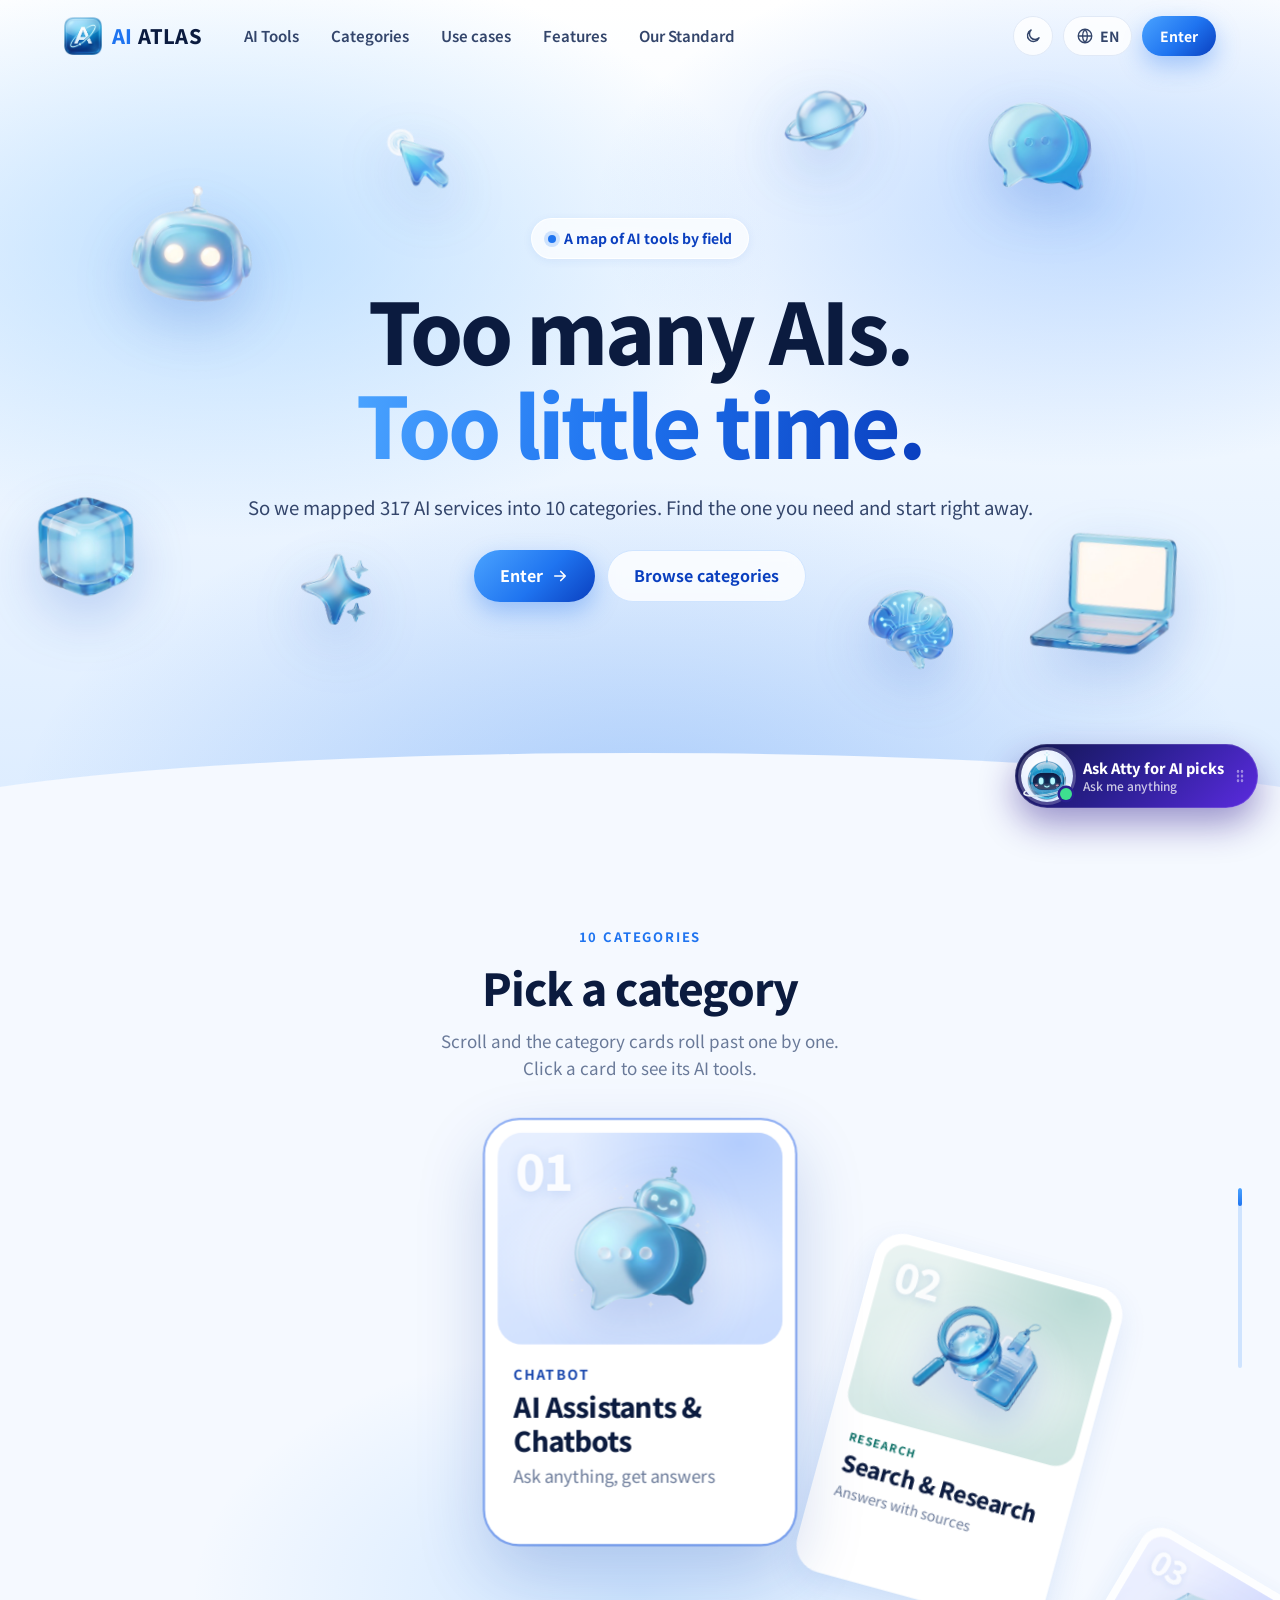
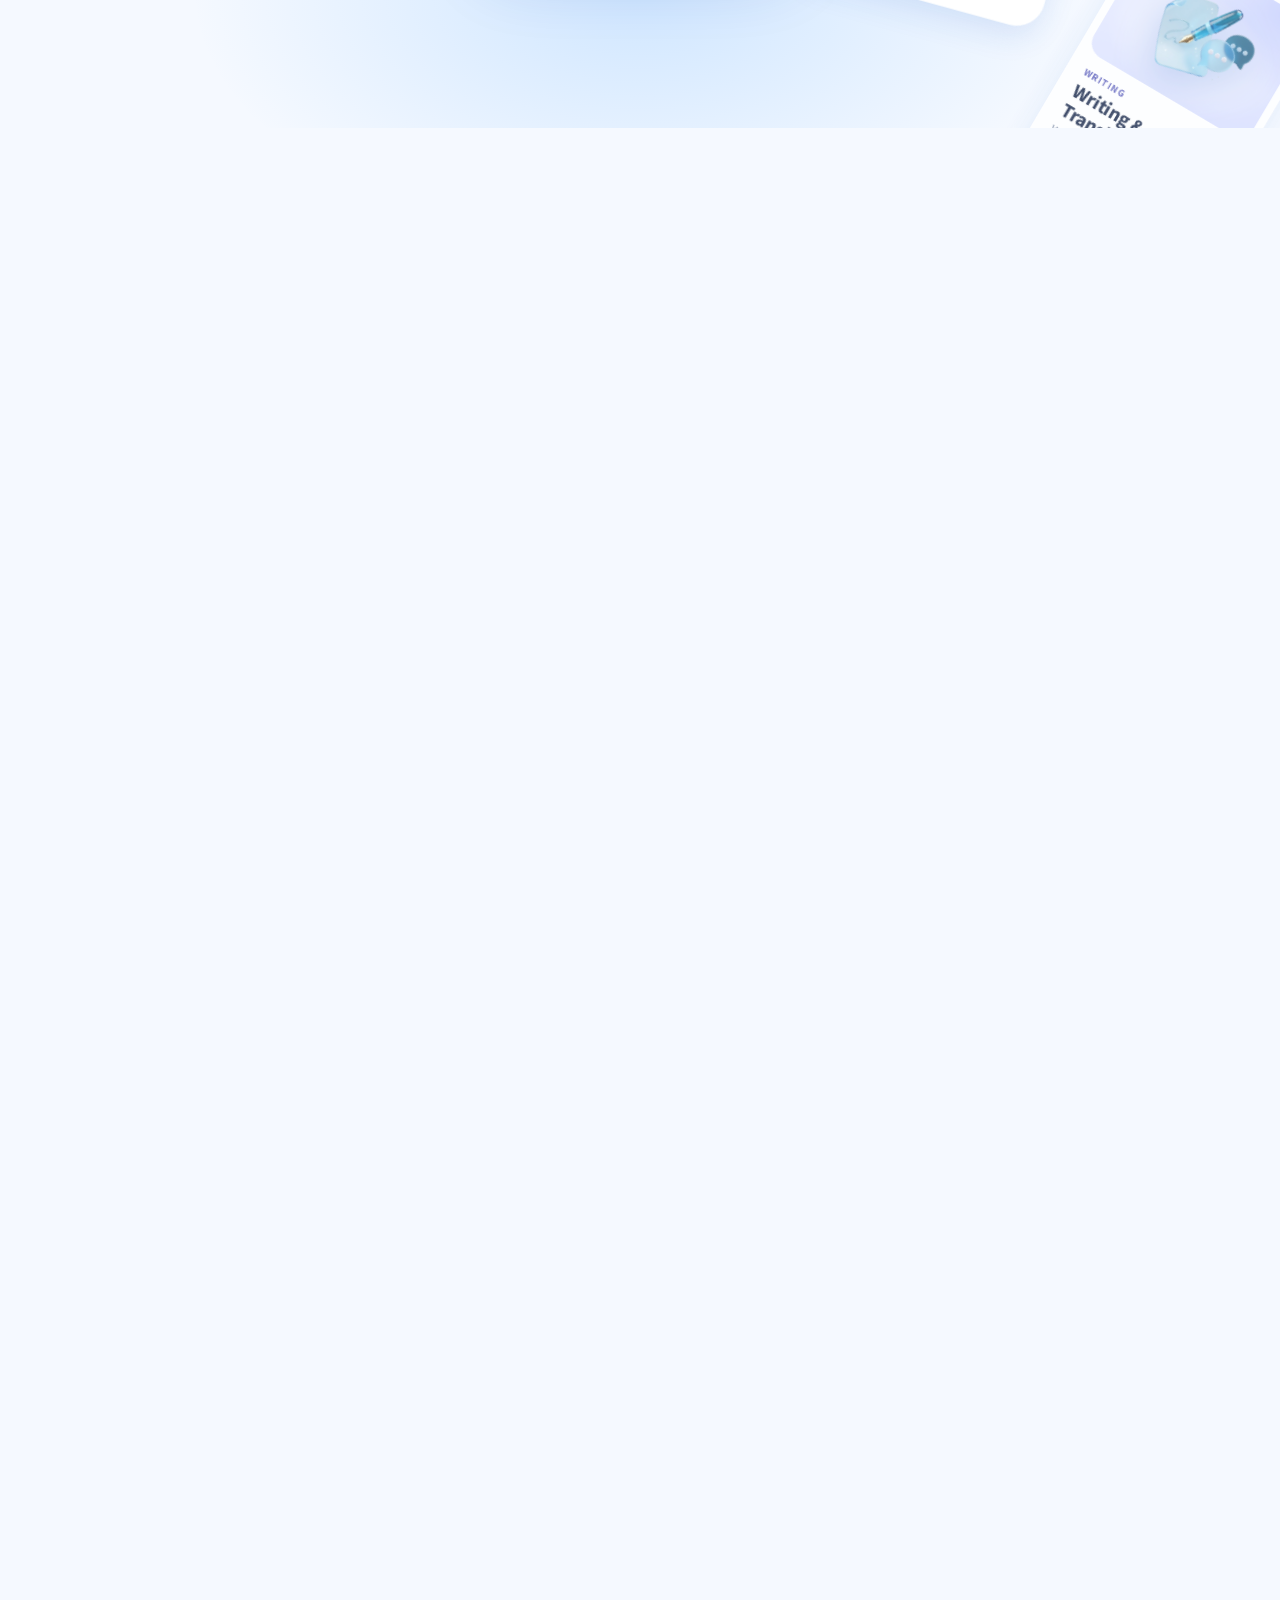
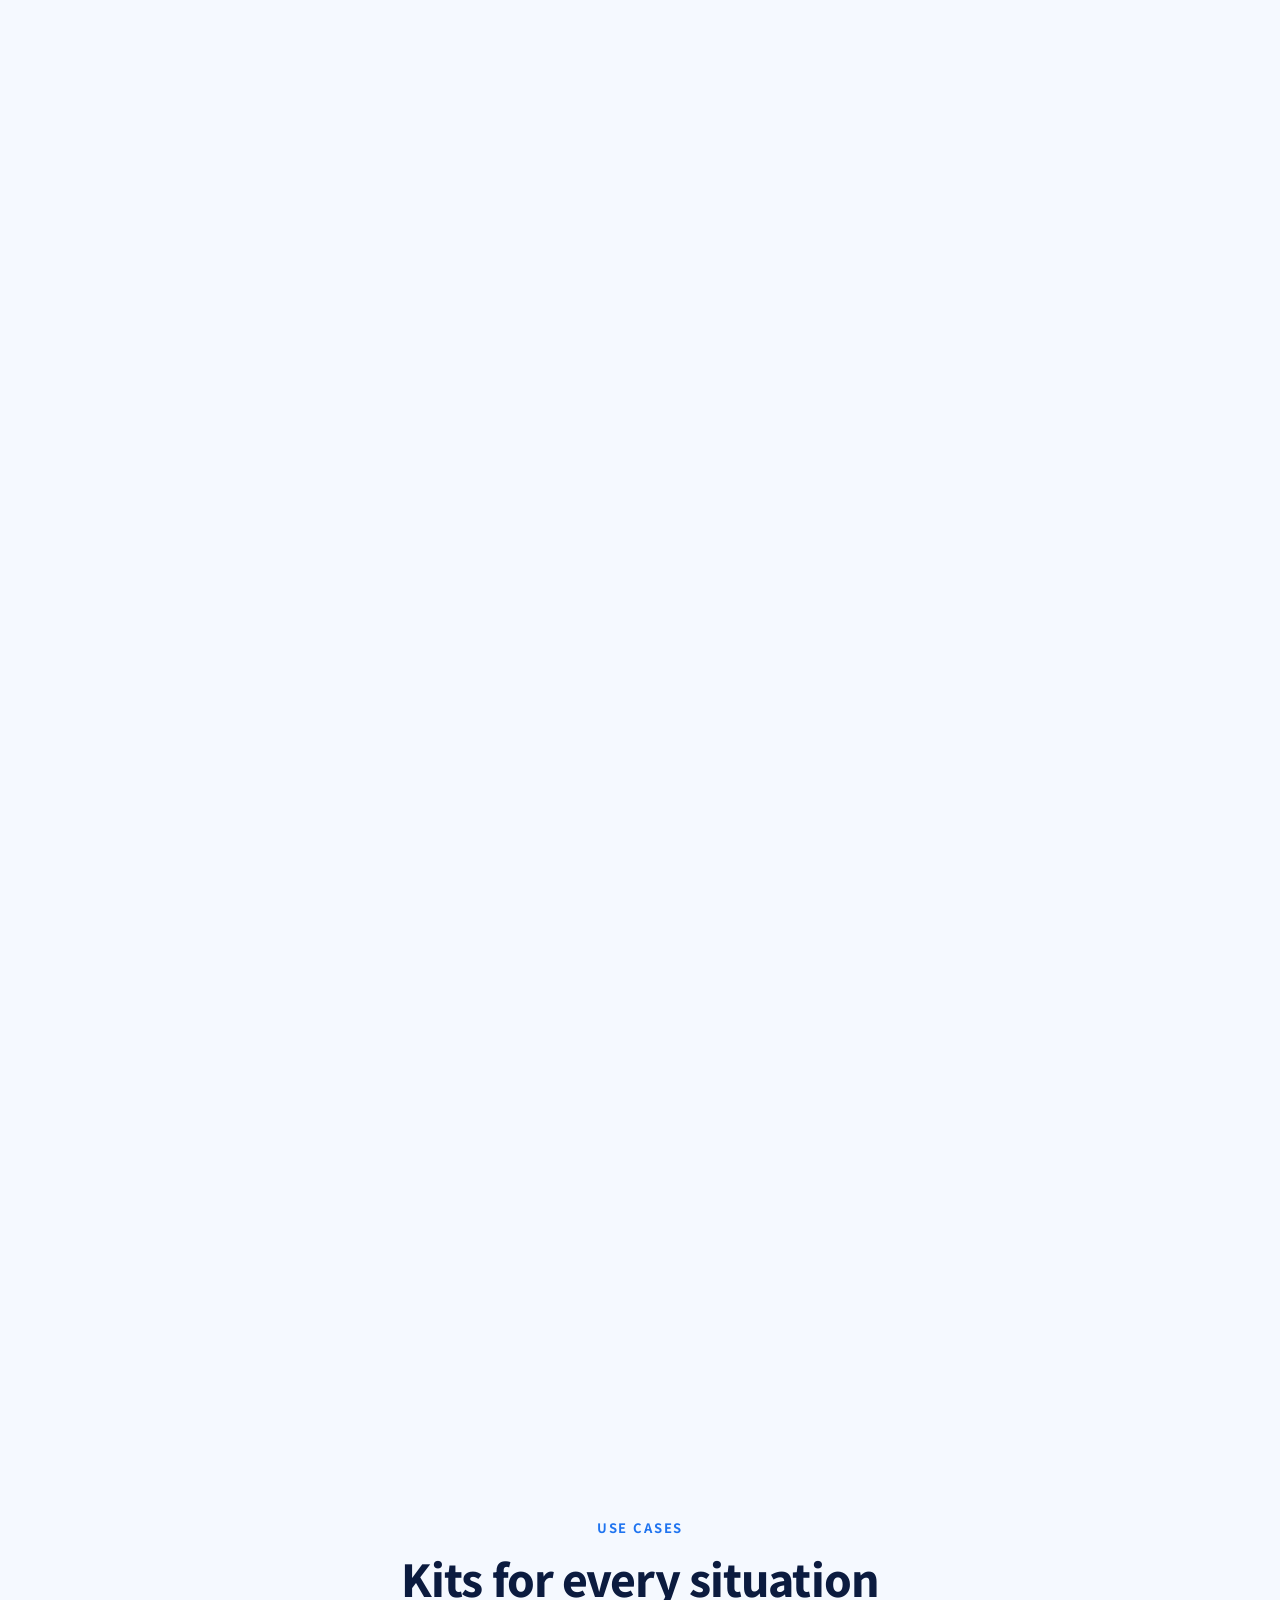
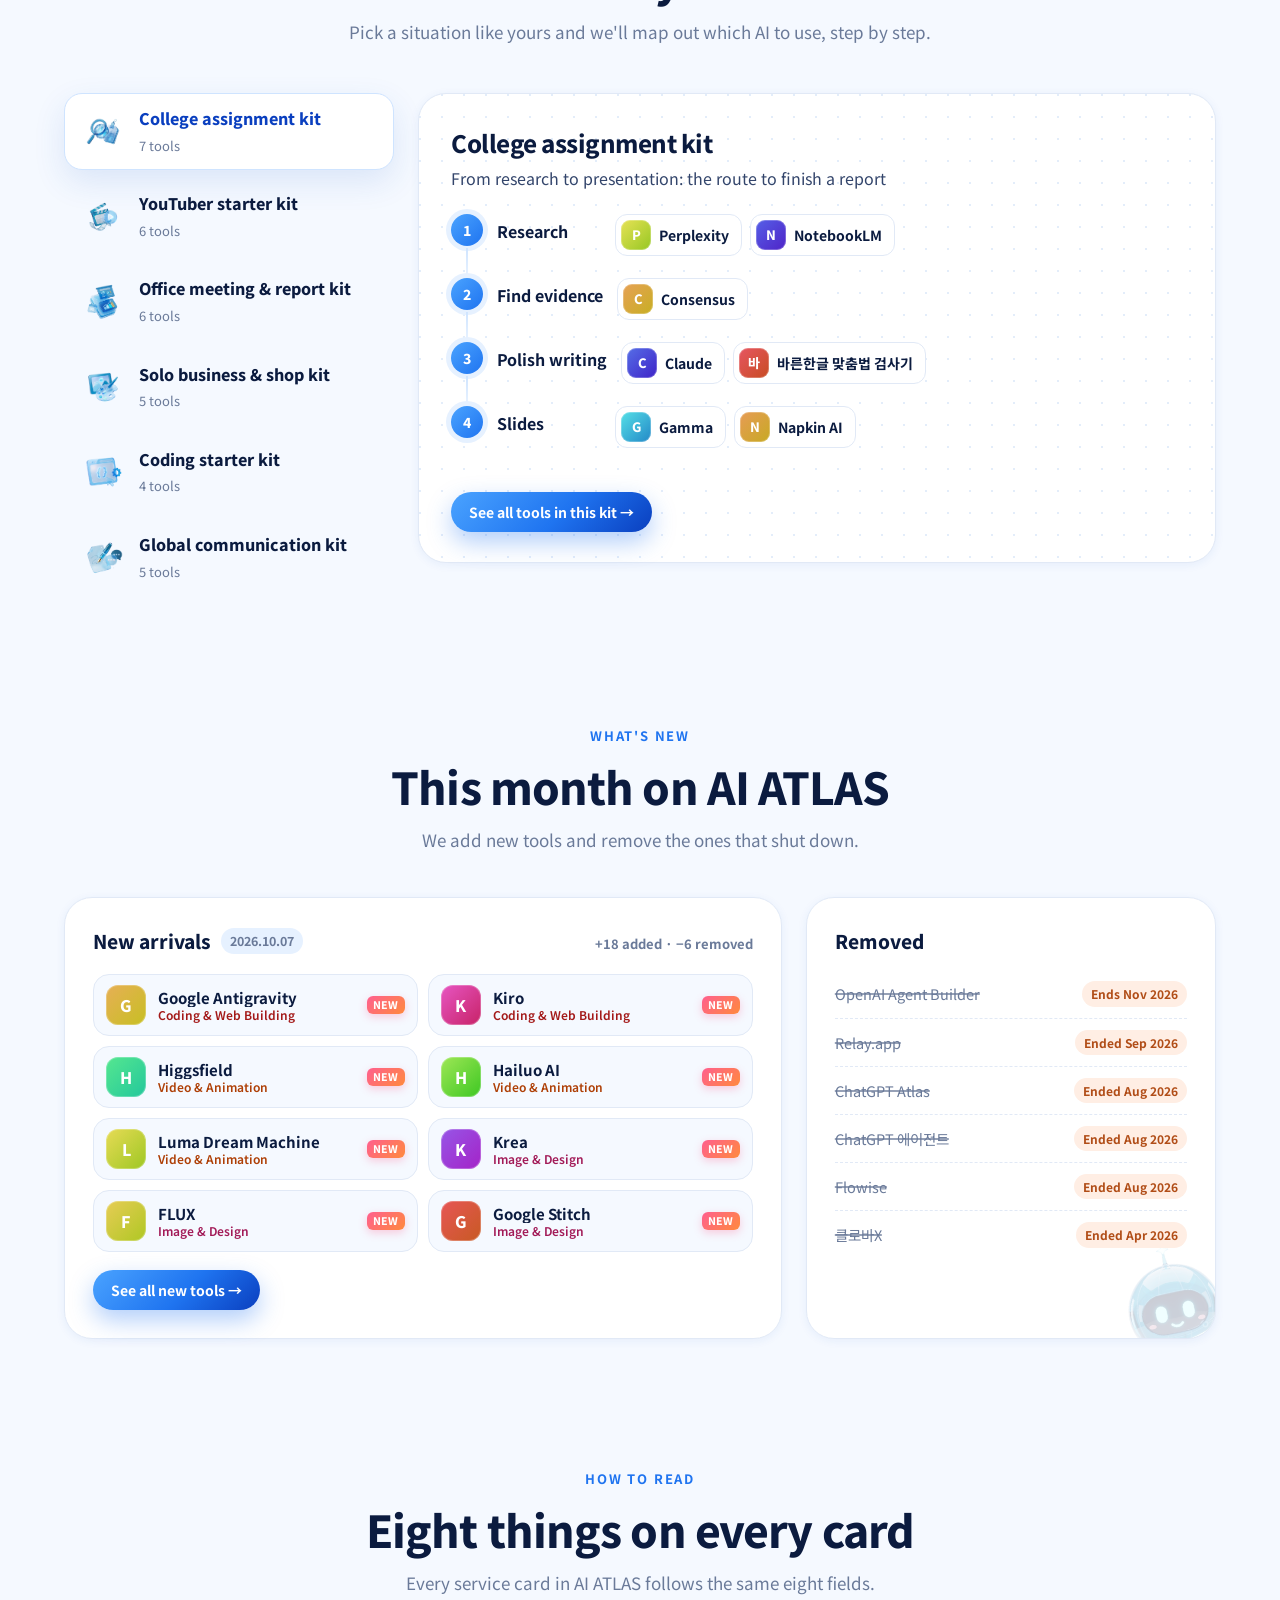
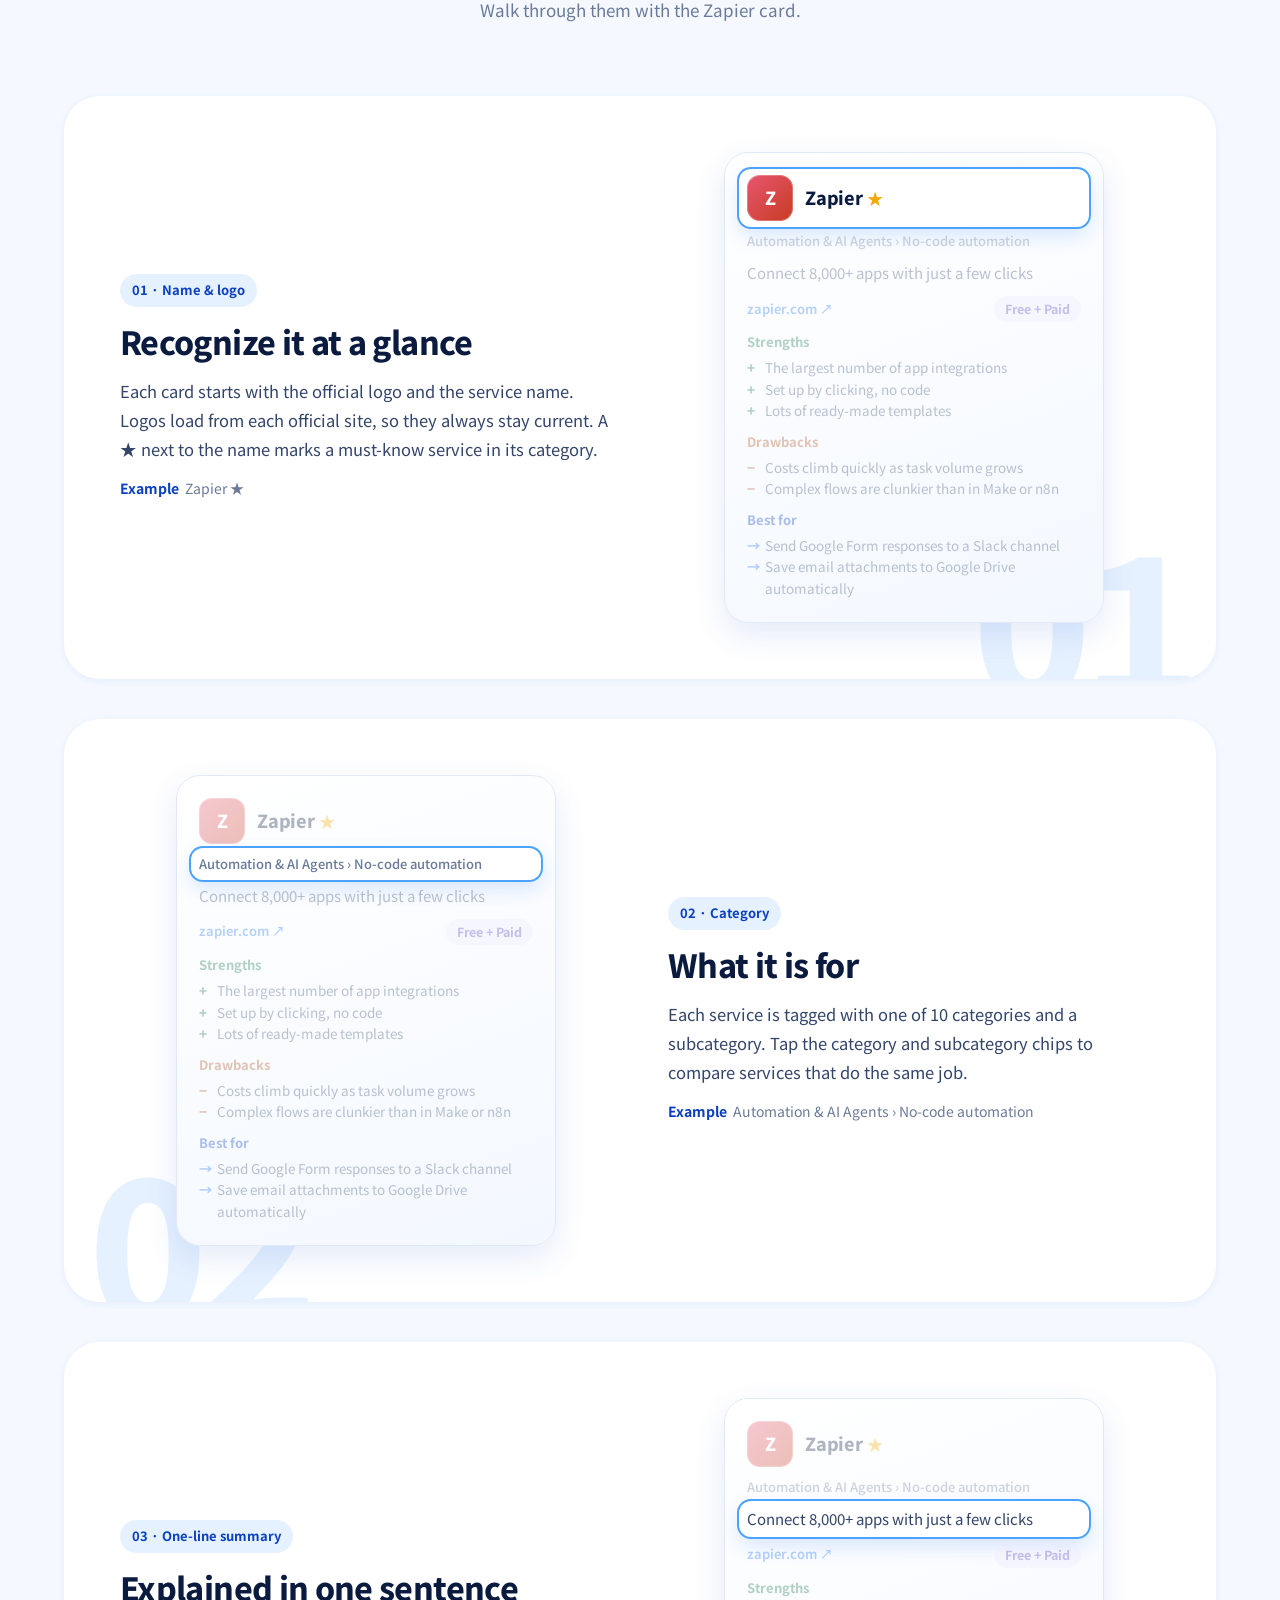
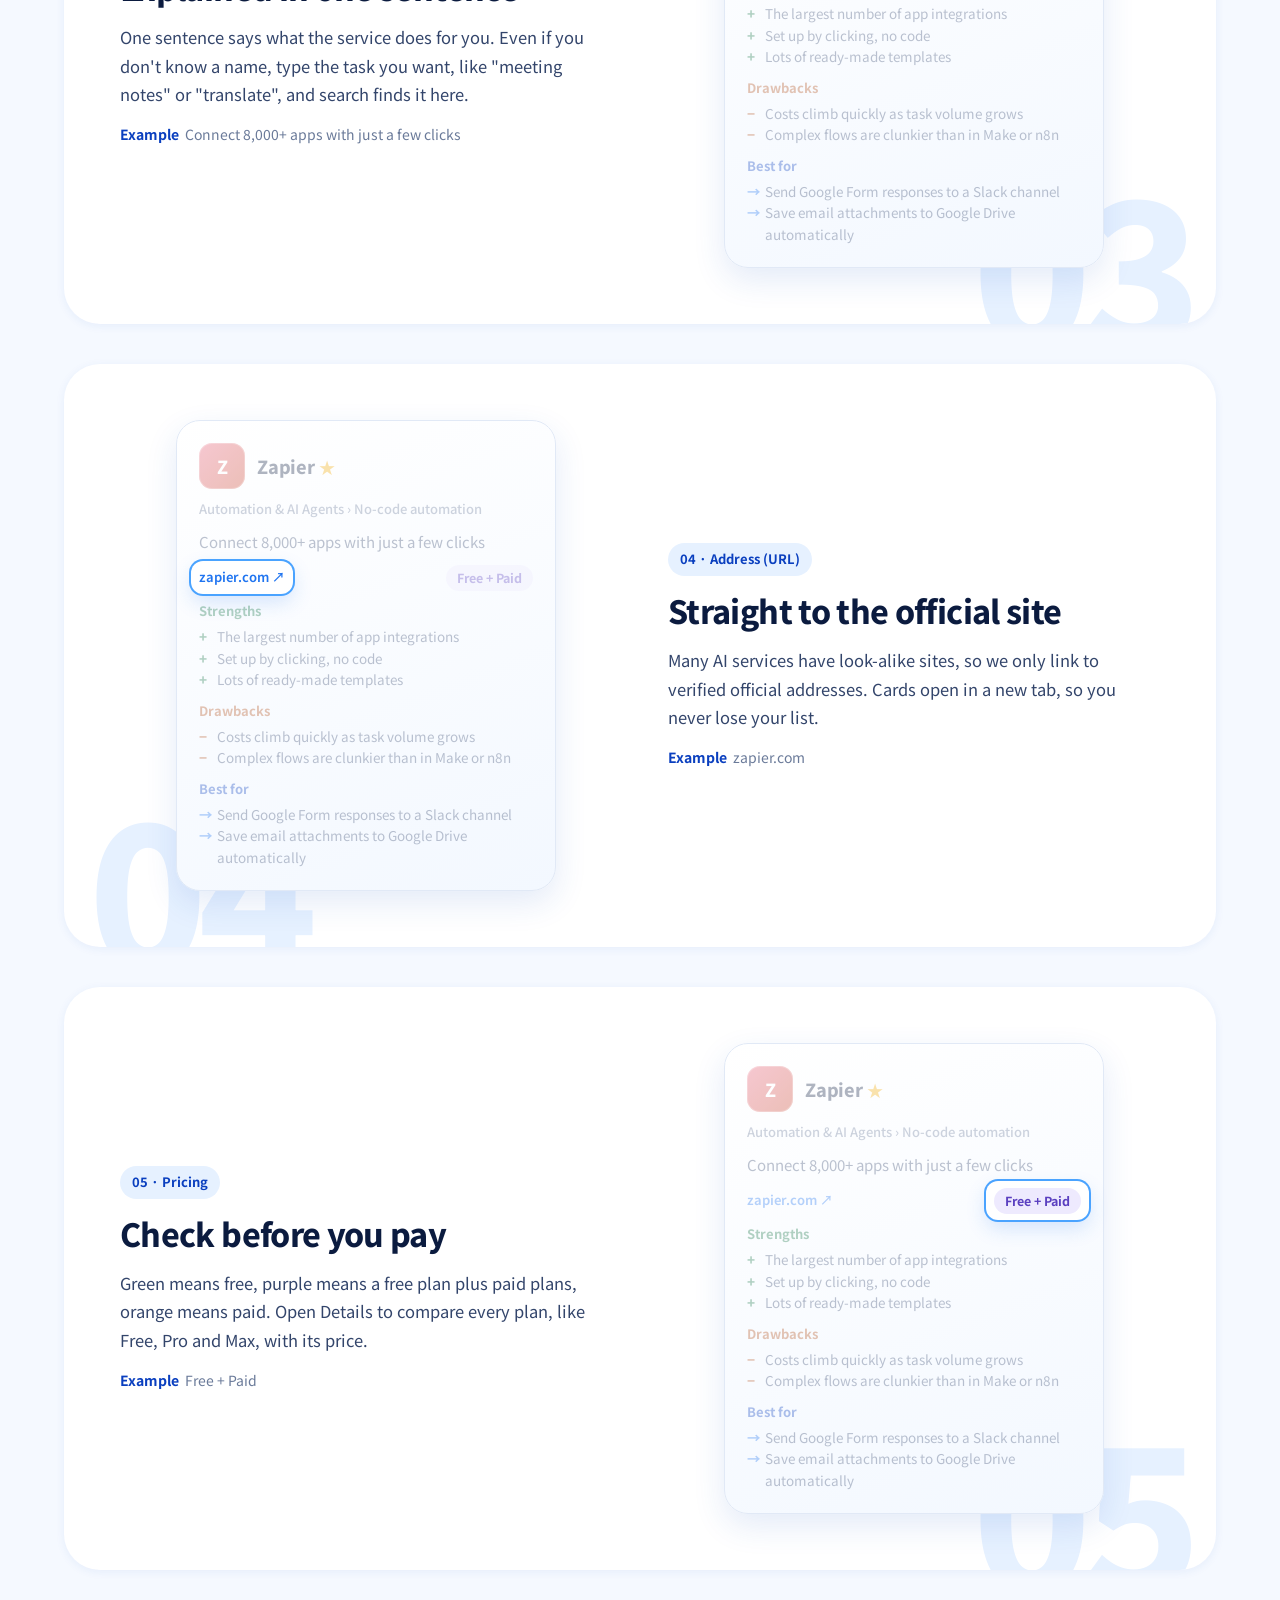
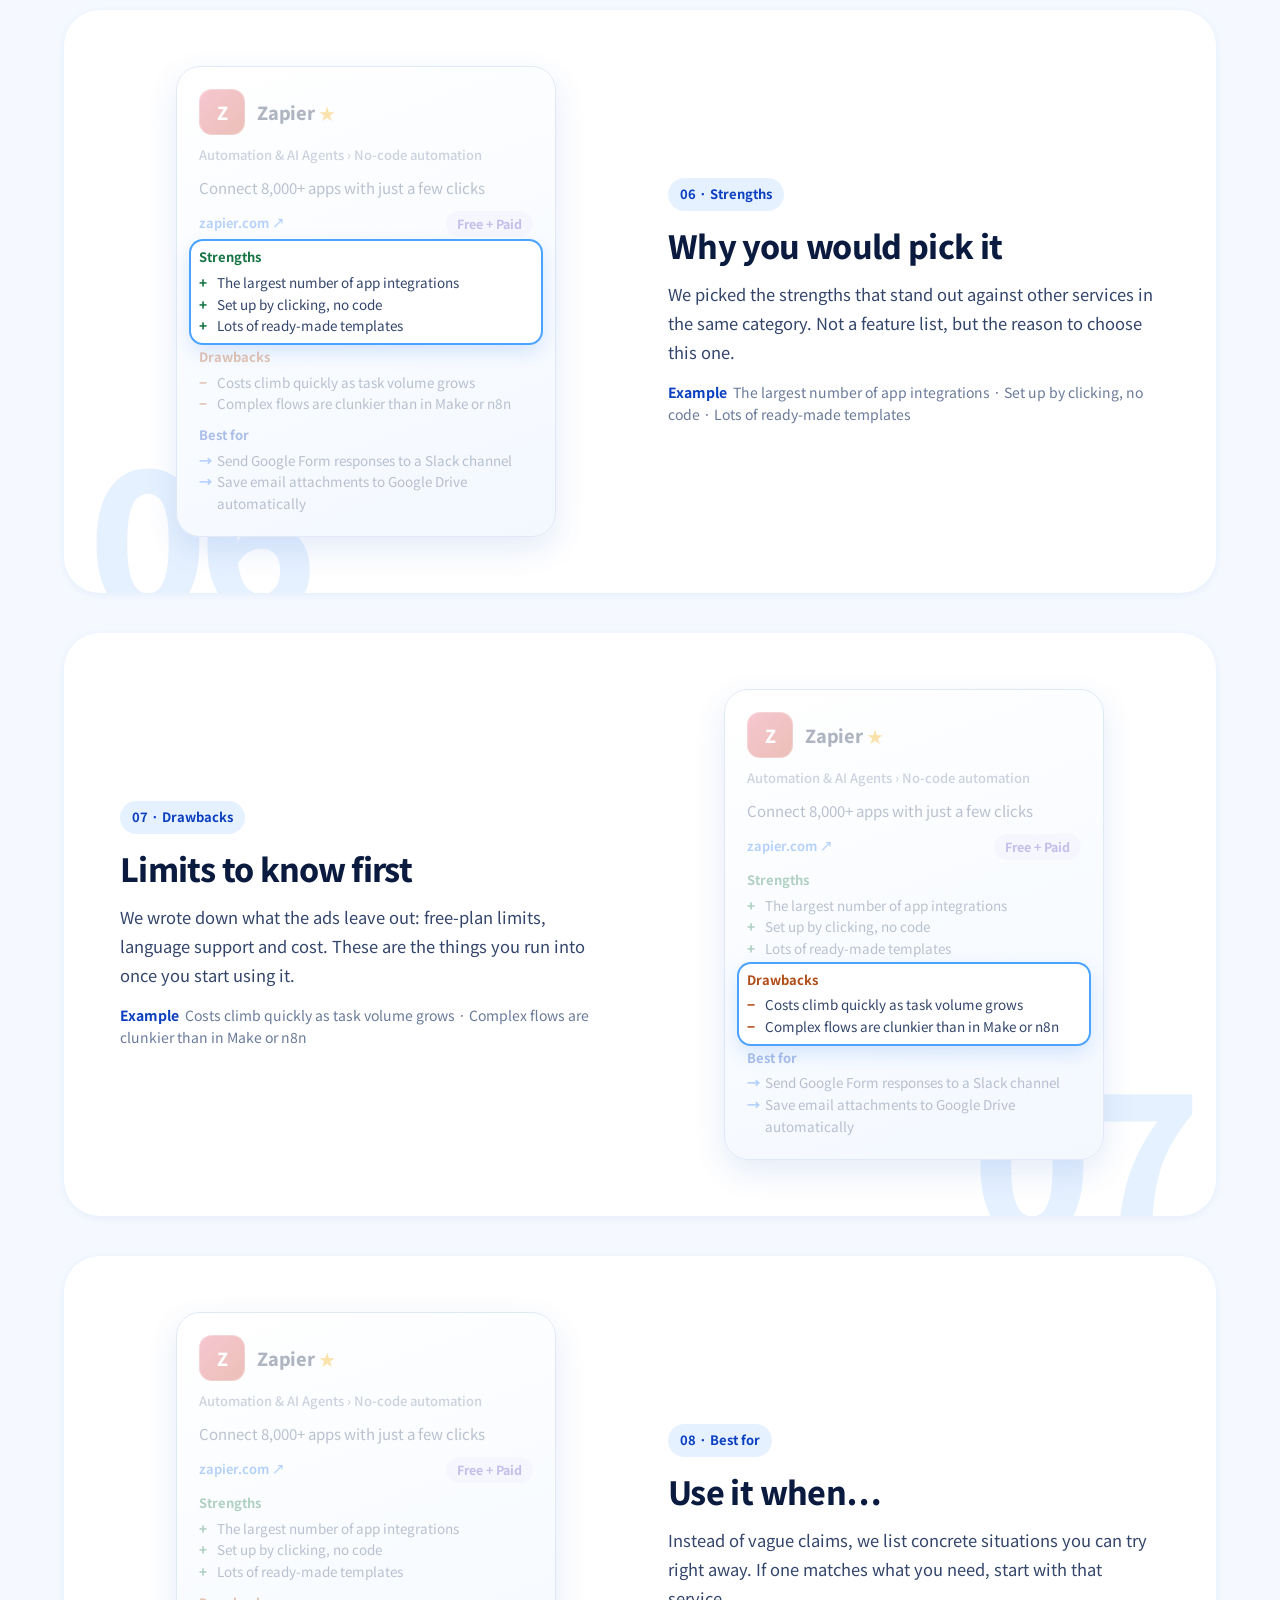
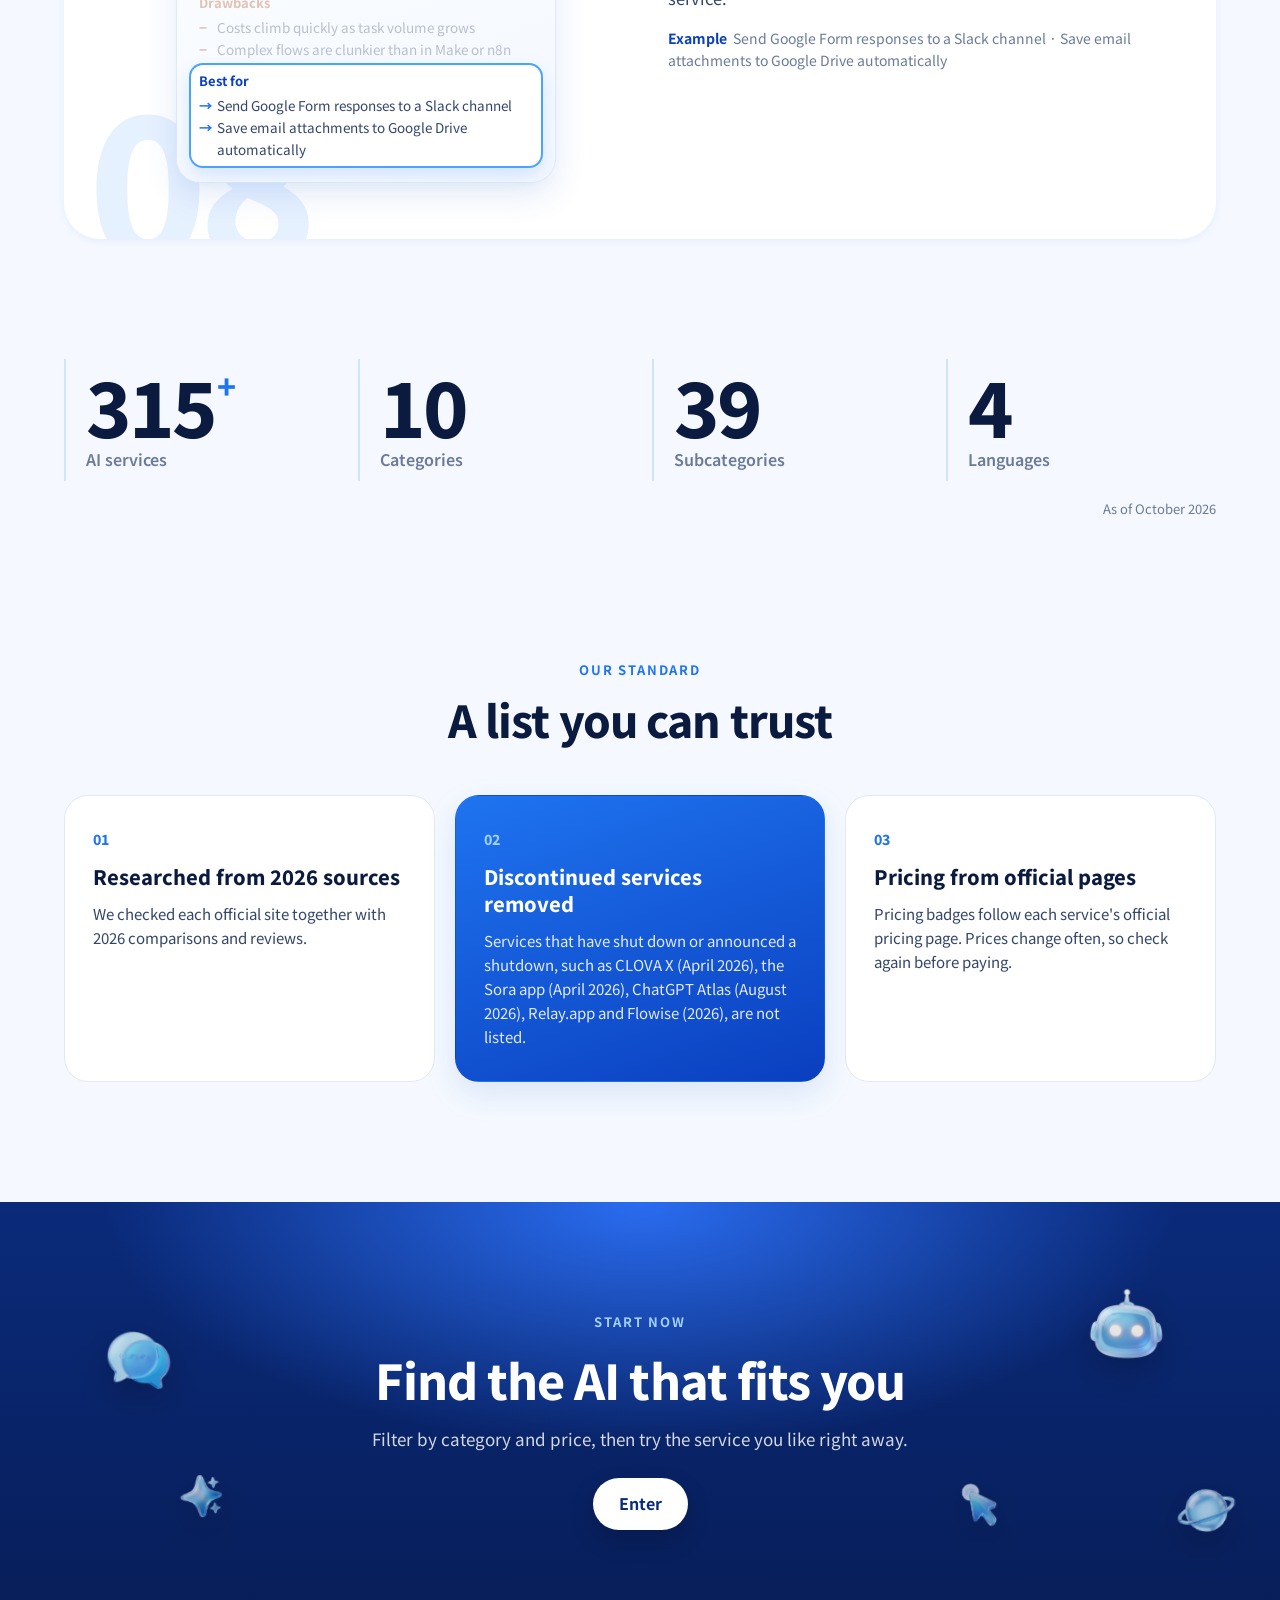
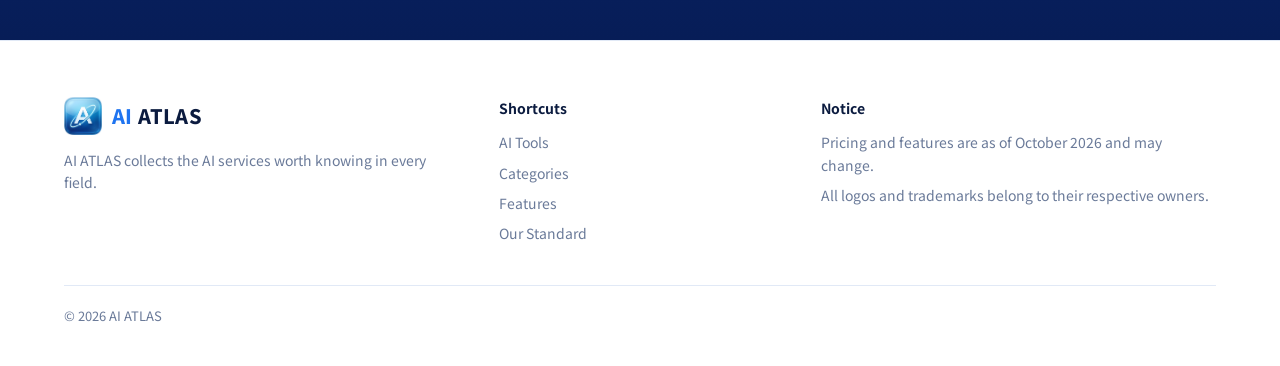
<file: index.html>
<!doctype html>
<html lang="ko">
<head>
  <meta charset="utf-8">
  <meta name="viewport" content="width=device-width, initial-scale=1, viewport-fit=cover">
  <title>AI ATLAS · AI는 너무 많고, 시간은 없으니까</title>
  <meta name="description" content="10개 분야의 AI 서비스를 분야별로 정리했어요. 지금 필요한 AI 하나만 골라 바로 써보세요. 분야별로 꼭 알아야 할 AI 툴 지도, AI ATLAS.">
  <meta property="og:title" content="AI ATLAS · AI는 너무 많고, 시간은 없으니까">
  <meta property="og:description" content="10개 분야의 AI 서비스를 분야별로 정리했어요. 지금 필요한 AI 하나만 골라 바로 써보세요.">
  <meta property="og:image" content="img/logo/ai-atlas-logo.png">
  <meta name="theme-color" content="#f5f9ff">
  <meta name="color-scheme" content="only light">
  <link rel="icon" href="favicon.ico" sizes="any">
  <link rel="icon" type="image/png" href="img/logo/ai-atlas-logo.png">
  <link rel="apple-touch-icon" href="img/logo/ai-atlas-logo.png">
  <link rel="preconnect" href="https://fonts.googleapis.com">
  <link rel="preconnect" href="https://fonts.gstatic.com" crossorigin>
  <link rel="stylesheet" href="https://fonts.googleapis.com/css2?family=Noto+Sans+KR:wght@400..900&family=Noto+Sans+JP:wght@400..900&family=Noto+Sans+SC:wght@400..900&display=swap">
  <link rel="stylesheet" href="css/style.css">
  <script>
    document.documentElement.classList.add("js");
    /* 화면 모드: 기본은 항상 라이트. 사용자가 직접 다크를 고른 경우에만 다크
       (기기 설정·브라우저 자동 다크에 영향받지 않도록, 가장 먼저 적용) */
    (function () {
      var t = "light";
      try { if (localStorage.getItem("ai-atlas-theme") === "dark") t = "dark"; } catch (e) {}
      document.documentElement.dataset.theme = t;
    })();
  </script>
</head>
<body data-title-key="meta.title.home">

  <!-- ===== 상단바 ===== -->
  <header class="site-header">
    <div class="container header-inner">
      <a class="brand" href="index.html" aria-label="AI ATLAS 홈">
        <img src="img/logo/ai-atlas-logo.png" alt="" width="38" height="38">
        <span class="brand-name"><b>AI</b> ATLAS</span>
      </a>
      <nav class="main-nav" aria-label="주 메뉴">
        <a href="tools.html" data-i18n="nav.tools">AI 툴 목록</a>
        <a href="#categories" data-i18n="nav.categories">분야 소개</a>
        <a href="#sets" data-i18n="nav.sets">추천 세트</a>
        <a href="#features" data-i18n="nav.features">기능</a>
        <a href="#trust" data-i18n="nav.trust">리서치 기준</a>
      </nav>
      <div class="header-actions">
        <button type="button" class="pill-btn theme-btn" data-i18n-aria="theme.toggle" data-i18n-title="theme.toggle">
          <svg class="i-moon" viewBox="0 0 24 24" fill="none" stroke="currentColor" stroke-width="1.9" stroke-linecap="round" stroke-linejoin="round" aria-hidden="true"><path d="M20 14.5A8 8 0 1 1 9.5 4a6.5 6.5 0 0 0 10.5 10.5z"/></svg>
          <svg class="i-sun" viewBox="0 0 24 24" fill="none" stroke="currentColor" stroke-width="1.9" stroke-linecap="round" aria-hidden="true"><circle cx="12" cy="12" r="4.2"/><path d="M12 2.5v2M12 19.5v2M2.5 12h2M19.5 12h2M5.3 5.3l1.4 1.4M17.3 17.3l1.4 1.4M5.3 18.7l1.4-1.4M17.3 6.7l1.4-1.4"/></svg>
        </button>
        <div class="lang">
          <button type="button" class="lang-btn" aria-haspopup="true" aria-expanded="false" data-i18n-aria="lang.label">
            <svg viewBox="0 0 24 24" fill="none" stroke="currentColor" stroke-width="1.8" aria-hidden="true"><circle cx="12" cy="12" r="9"/><path d="M3 12h18M12 3a14 14 0 0 1 0 18M12 3a14 14 0 0 0 0 18"/></svg>
            <span class="lang-current">KO</span>
          </button>
          <ul class="lang-menu" role="menu" hidden></ul>
        </div>
        <a class="btn btn-primary btn-sm" href="tools.html" data-i18n="btn.enter">입장하기</a>
        <button type="button" class="menu-btn" aria-expanded="false" data-i18n-aria="nav.menu"><span></span></button>
      </div>
    </div>
  </header>

  <main>
    <!-- ===== 1. 히어로 ===== -->
    <section class="hero" id="top">
      <div class="floaters" id="heroFloaters" aria-hidden="true"></div>
      <div class="hero-content">
        <span class="hero-eyebrow" data-i18n="hero.eyebrow">분야별 AI 툴 지도</span>
        <h1 class="hero-title">
          <span data-i18n="hero.title1">AI는 너무 많고,</span>
          <span class="grad" data-i18n="hero.title2">시간은 없으니까.</span>
        </h1>
        <p class="hero-sub" id="heroSub">10개 분야 AI 서비스를 한눈에 정리했어요.</p>
        <div class="hero-actions">
          <a class="btn btn-primary" href="tools.html">
            <span data-i18n="btn.enter">입장하기</span>
            <svg width="18" height="18" viewBox="0 0 24 24" fill="none" stroke="currentColor" stroke-width="2.2" stroke-linecap="round" stroke-linejoin="round" aria-hidden="true"><path d="M5 12h14M13 6l6 6-6 6"/></svg>
          </a>
          <a class="btn btn-ghost" href="#categories" data-i18n="btn.browse">분야 둘러보기</a>
        </div>
      </div>
    </section>

    <!-- ===== 2. 분야 카드 (반원 궤적) ===== -->
    <section class="cat-section" id="categories" aria-labelledby="catTitle">
      <div class="cat-stage">
        <div class="cat-head section-head">
          <span class="eyebrow" data-i18n="cat.eyebrow">10 CATEGORIES</span>
          <h2 class="section-title" id="catTitle" data-i18n="cat.title">분야별로 골라보세요</h2>
          <p class="section-sub" data-i18n="cat.sub">스크롤하면 분야 카드가 차례로 넘어와요.</p>
        </div>
        <div class="cat-orbit" id="catOrbit"></div>
        <div class="cat-progress" aria-hidden="true"><span class="cat-progress__bar"><i id="catBar"></i></span></div>
      </div>
    </section>

    <!-- ===== 2-1. 상황별 추천 세트 ===== -->
    <section class="sets container" id="sets" aria-labelledby="setsTitle">
      <div class="section-head reveal">
        <span class="eyebrow" data-i18n="sets.eyebrow">USE CASES</span>
        <h2 class="section-title" id="setsTitle" data-i18n="sets.title">상황별 추천 세트</h2>
        <p class="section-sub" data-i18n="sets.sub"></p>
      </div>
      <div class="sets-board reveal">
        <div class="sets-tabs" id="setTabs" role="tablist"></div>
        <div class="sets-panel" id="setPanel" role="tabpanel"></div>
      </div>
    </section>

    <!-- ===== 업데이트 노트 (새로 추가 · 정리한 서비스) ===== -->
    <section class="whatsnew container" id="updates" aria-labelledby="newTitle">
      <div class="section-head reveal">
        <span class="eyebrow" data-i18n="whatsnew.eyebrow">WHAT'S NEW</span>
        <h2 class="section-title" id="newTitle" data-i18n="whatsnew.title">이번 달 AI ATLAS 업데이트</h2>
        <p class="section-sub" data-i18n="whatsnew.sub"></p>
      </div>
      <div class="whatsnew-board reveal" id="whatsNew"></div>
    </section>

    <!-- ===== 3. 기능 소개 01~08 ===== -->
    <section class="features container" id="features" aria-labelledby="featTitle">
      <div class="section-head reveal">
        <span class="eyebrow" data-i18n="feat.eyebrow">HOW TO READ</span>
        <h2 class="section-title" id="featTitle" data-i18n="feat.title">카드 한 장에 담은 8가지 정보</h2>
        <p class="section-sub" data-i18n="feat.sub"></p>
      </div>
      <div class="feat-list" id="featList"></div>
    </section>

    <!-- ===== 4. 숫자 ===== -->
    <section class="stats container" aria-label="AI ATLAS in numbers">
      <div class="stats-grid">
        <div class="stat reveal"><span class="stat-num"><span data-count="services">0</span><sup>+</sup></span><span class="stat-label" data-i18n="stats.services">AI 서비스</span></div>
        <div class="stat reveal"><span class="stat-num"><span data-count="categories">0</span></span><span class="stat-label" data-i18n="stats.categories">분야</span></div>
        <div class="stat reveal"><span class="stat-num"><span data-count="subs">0</span></span><span class="stat-label" data-i18n="stats.subs">하위 분류</span></div>
        <div class="stat reveal"><span class="stat-num"><span data-count="langs">0</span></span><span class="stat-label" data-i18n="stats.langs">지원 언어</span></div>
      </div>
      <p class="stats-date" data-i18n="stats.date">2026년 10월 기준</p>
    </section>

    <!-- ===== 5. 리서치 기준 ===== -->
    <section class="trust container" id="trust" aria-labelledby="trustTitle">
      <div class="section-head reveal">
        <span class="eyebrow" data-i18n="trust.eyebrow">OUR STANDARD</span>
        <h2 class="section-title" id="trustTitle" data-i18n="trust.title">믿고 볼 수 있는 리스트</h2>
      </div>
      <div class="trust-grid">
        <article class="trust-card reveal"><span class="trust-idx">01</span><h3 data-i18n="trust.1.title"></h3><p data-i18n="trust.1.body"></p></article>
        <article class="trust-card reveal"><span class="trust-idx">02</span><h3 data-i18n="trust.2.title"></h3><p data-i18n="trust.2.body"></p></article>
        <article class="trust-card reveal"><span class="trust-idx">03</span><h3 data-i18n="trust.3.title"></h3><p data-i18n="trust.3.body"></p></article>
      </div>
    </section>

    <!-- ===== 6. CTA ===== -->
    <section class="cta">
      <div class="floaters" id="ctaFloaters" aria-hidden="true"></div>
      <div class="container">
        <span class="eyebrow" data-i18n="cta.eyebrow">START NOW</span>
        <h2 data-i18n="cta.title">나에게 맞는 AI를 지금 찾아보세요</h2>
        <p data-i18n="cta.sub"></p>
        <a class="btn btn-white" href="tools.html" data-i18n="btn.enter">입장하기</a>
      </div>
    </section>
  </main>

  <!-- ===== 푸터 ===== -->
  <footer class="site-footer">
    <div class="container">
      <div class="footer-grid">
        <div class="footer-about">
          <a class="brand" href="index.html"><img src="img/logo/ai-atlas-logo.png" alt="" width="38" height="38"><span class="brand-name"><b>AI</b> ATLAS</span></a>
          <p data-i18n="footer.about"></p>
        </div>
        <div>
          <h3 data-i18n="footer.menu">바로가기</h3>
          <ul>
            <li><a href="tools.html" data-i18n="nav.tools">AI 툴 목록</a></li>
            <li><a href="#categories" data-i18n="nav.categories">분야 소개</a></li>
            <li><a href="#features" data-i18n="nav.features">기능</a></li>
            <li><a href="#trust" data-i18n="nav.trust">리서치 기준</a></li>
          </ul>
        </div>
        <div>
          <h3 data-i18n="footer.info">안내</h3>
          <ul>
            <li data-i18n="footer.note1"></li>
            <li data-i18n="footer.note2"></li>
          </ul>
        </div>
      </div>
      <p class="footer-bottom">© 2026 AI ATLAS</p>
    </div>
  </footer>

  <script src="js/services.js"></script>
  <script src="js/i18n.js"></script>
  <script src="js/features.js"></script>
  <script src="js/chatbot.js"></script>
  <script src="js/script.js"></script>
</body>
</html>
</file>
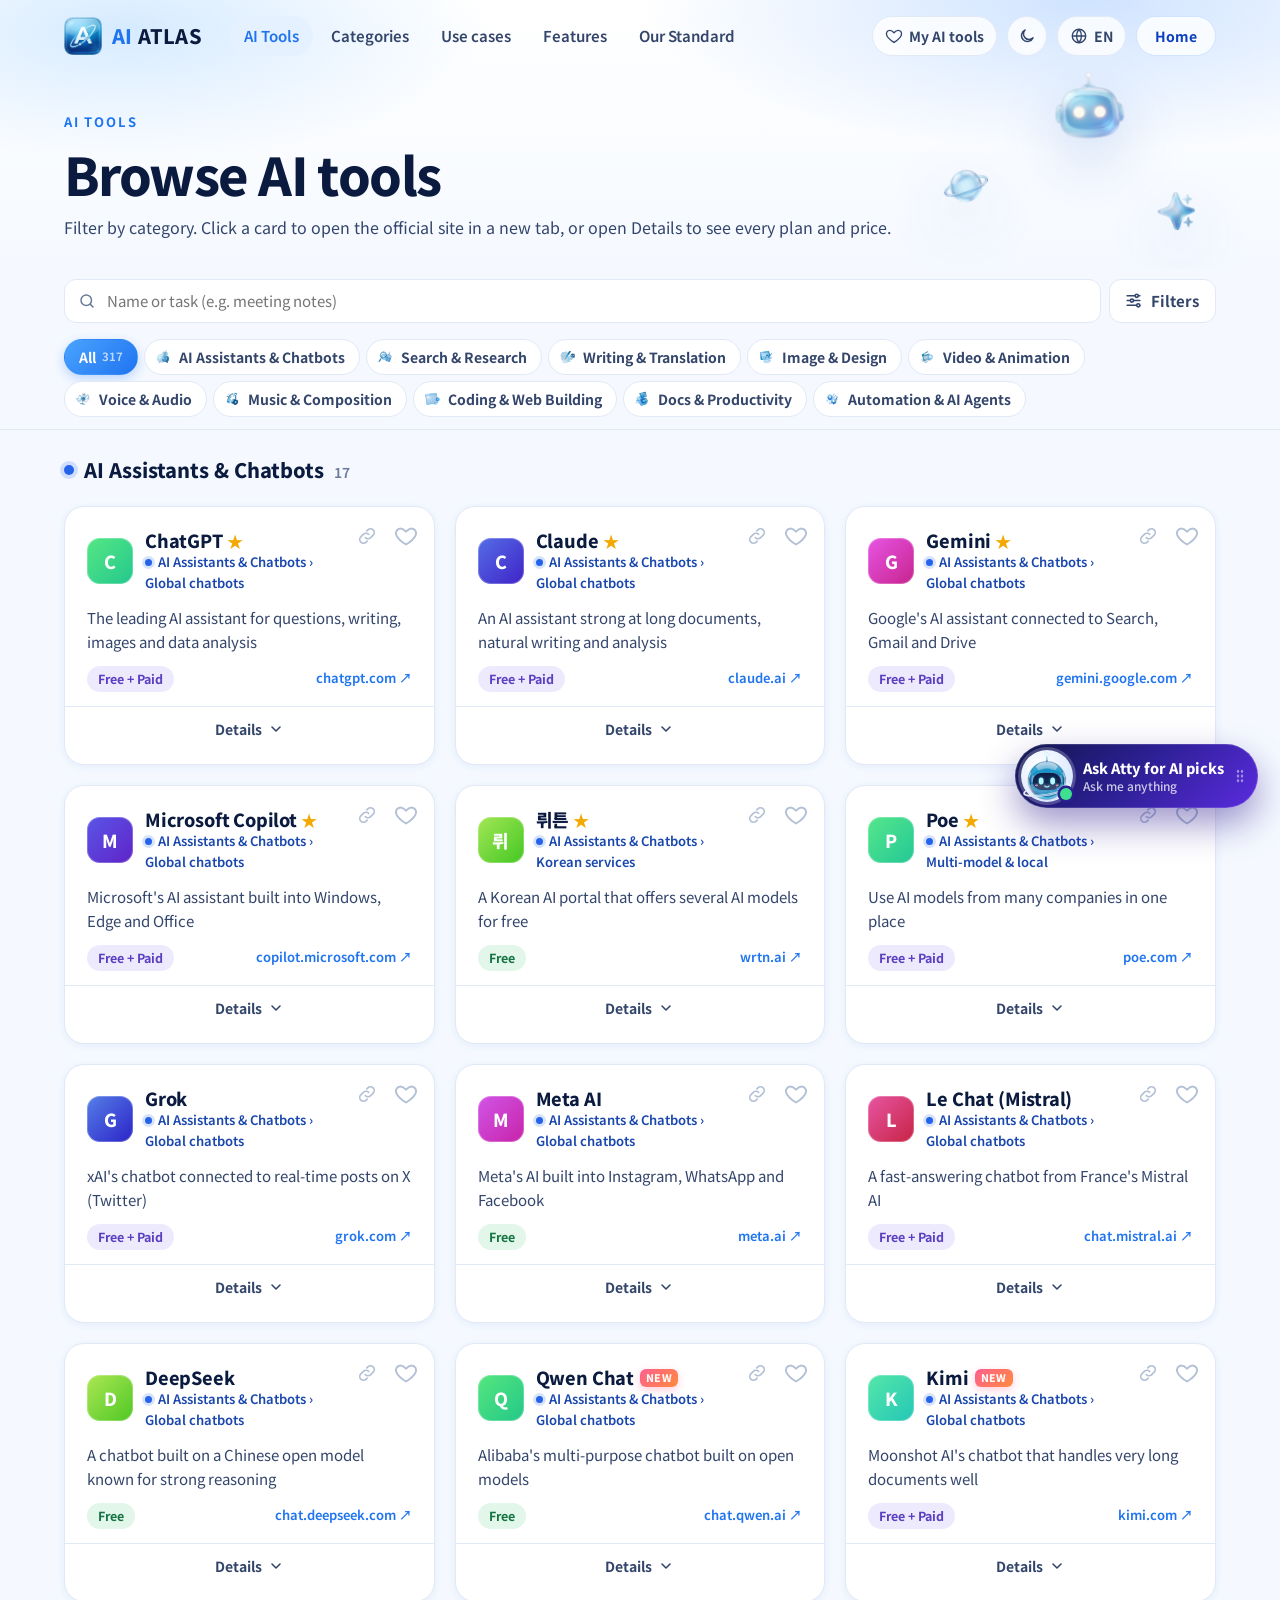
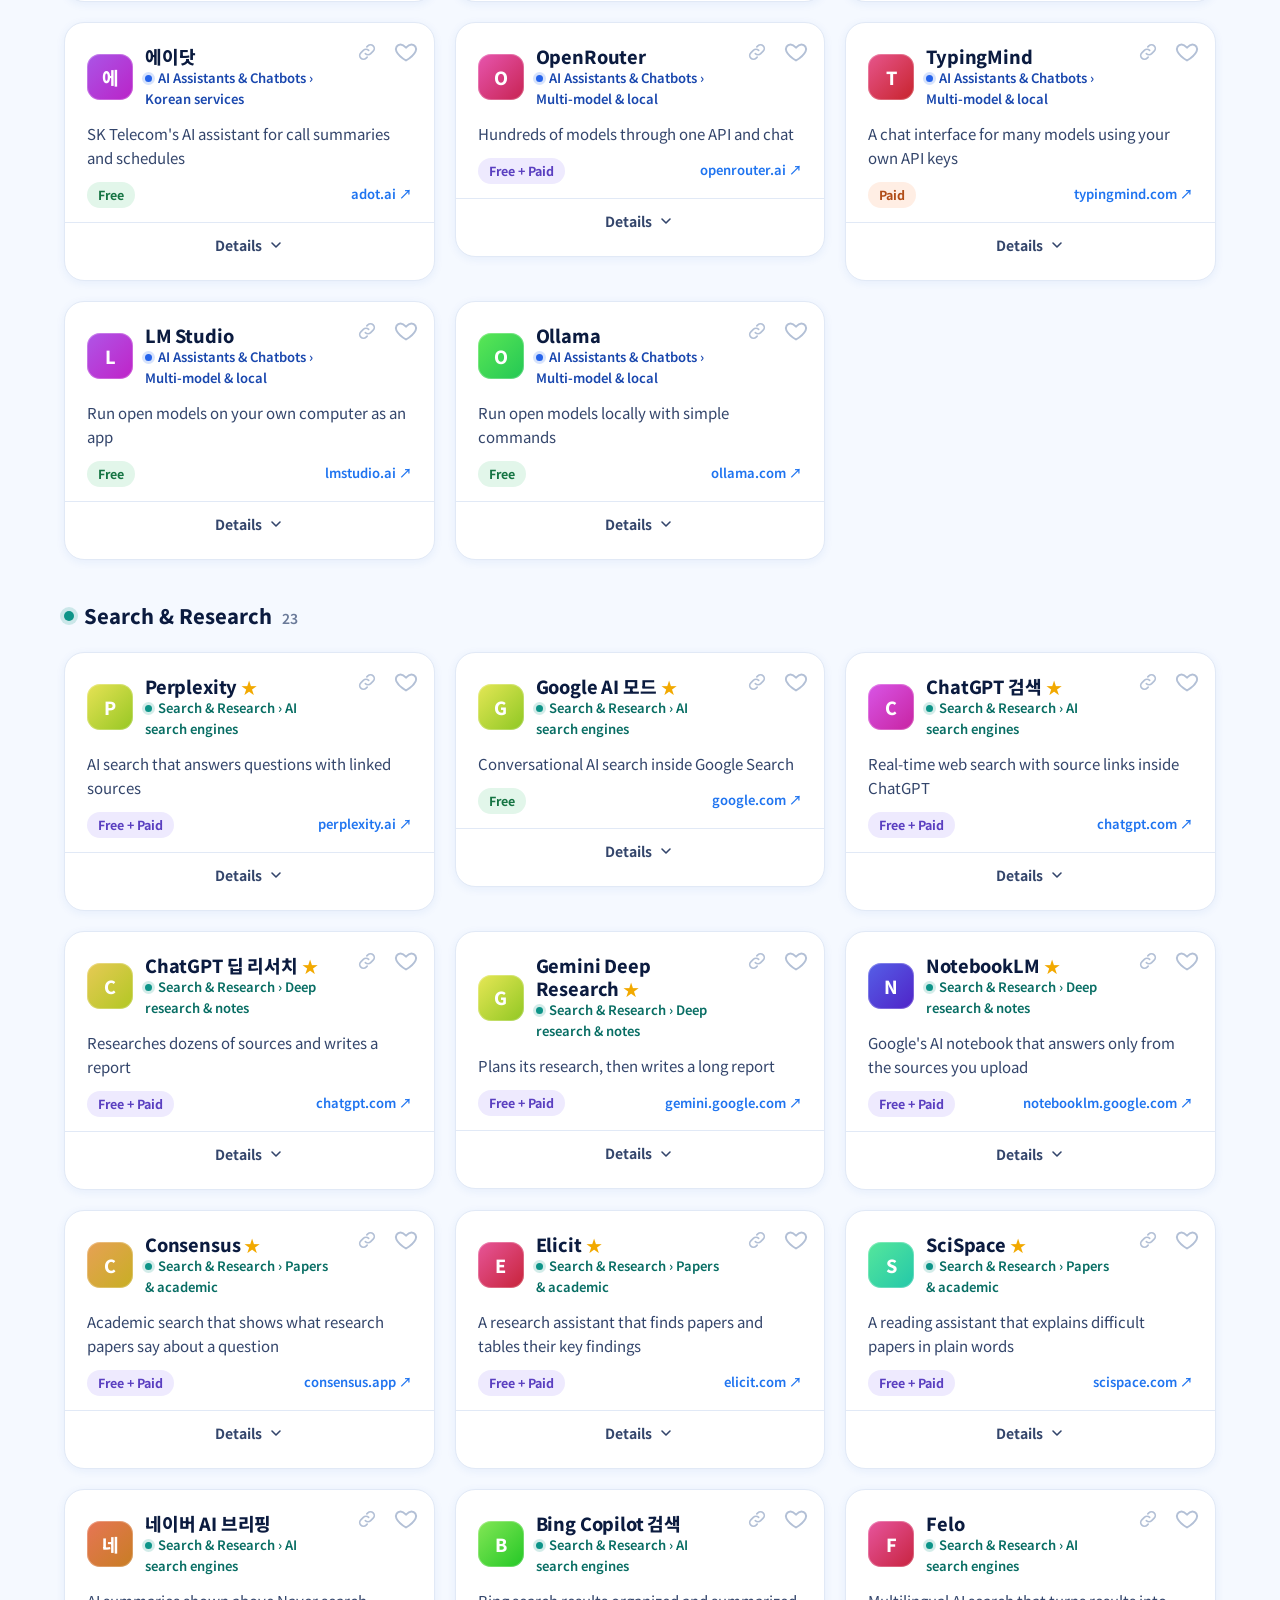
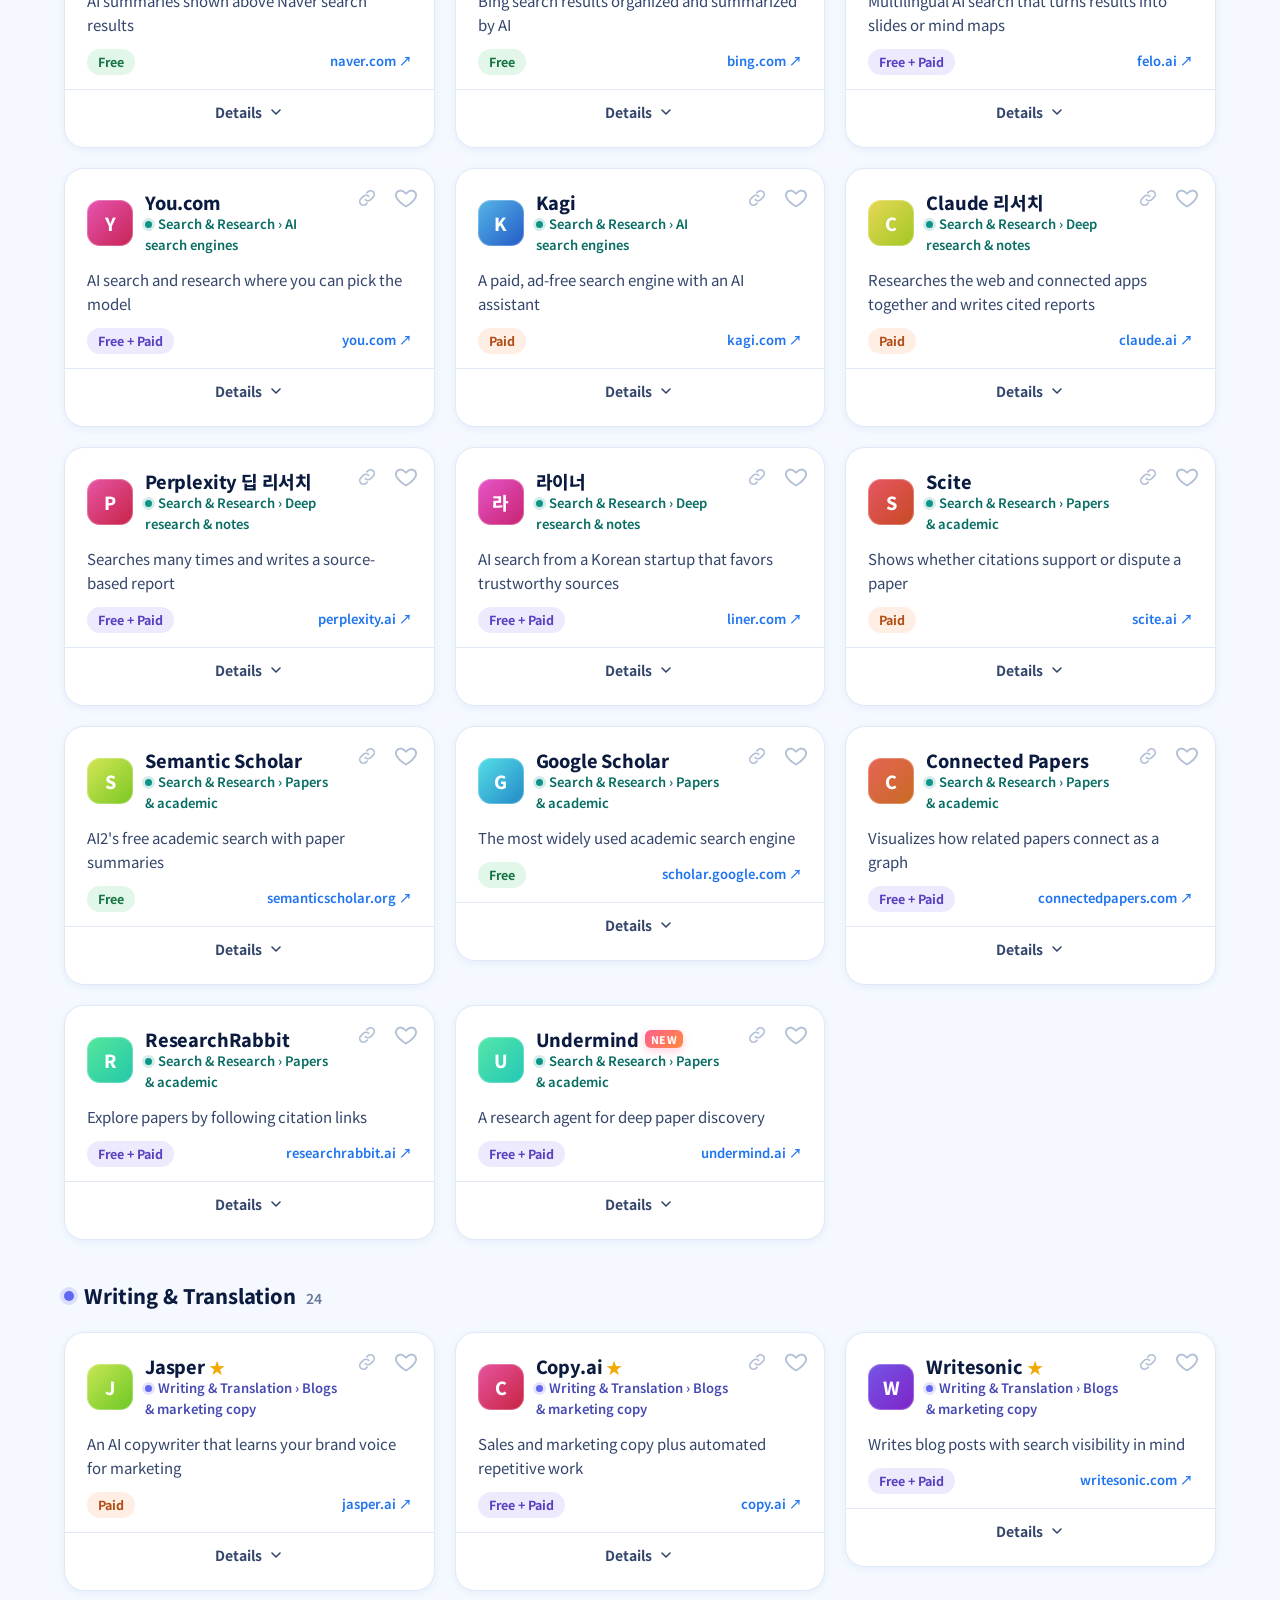
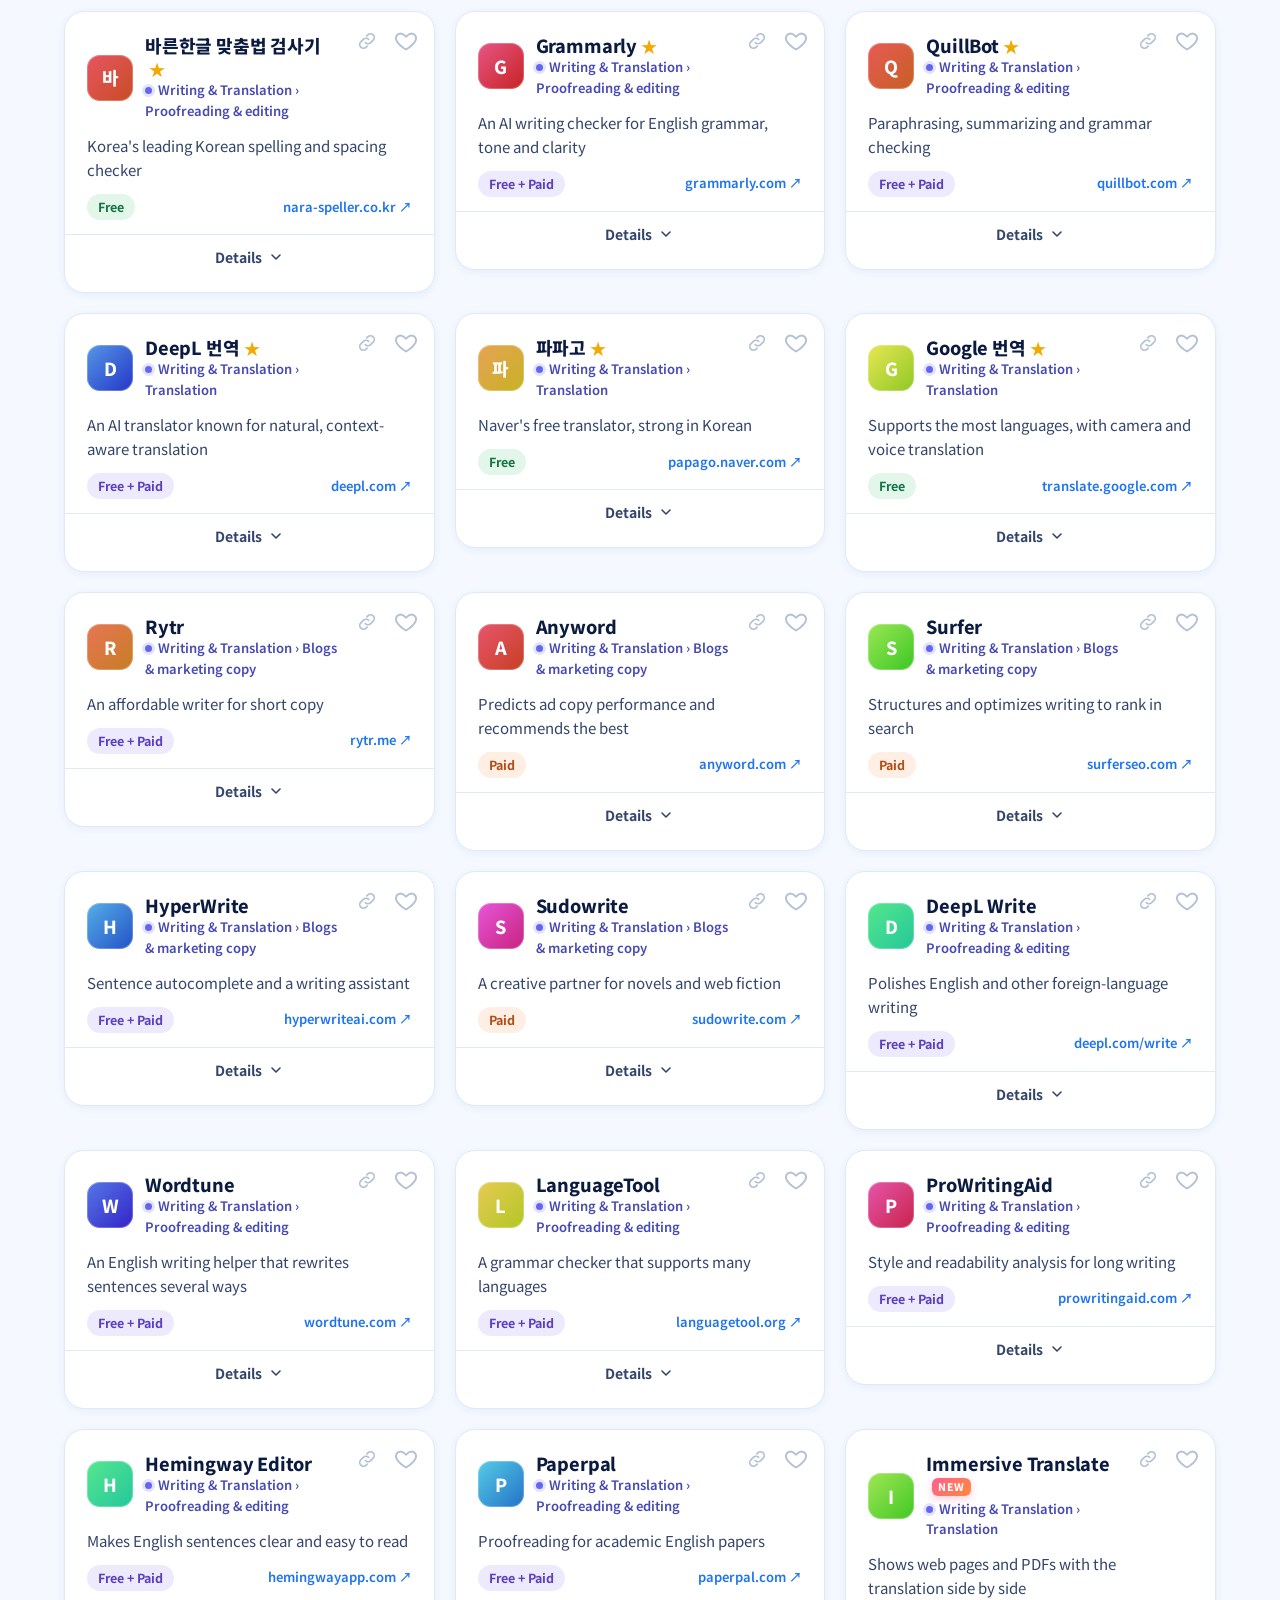
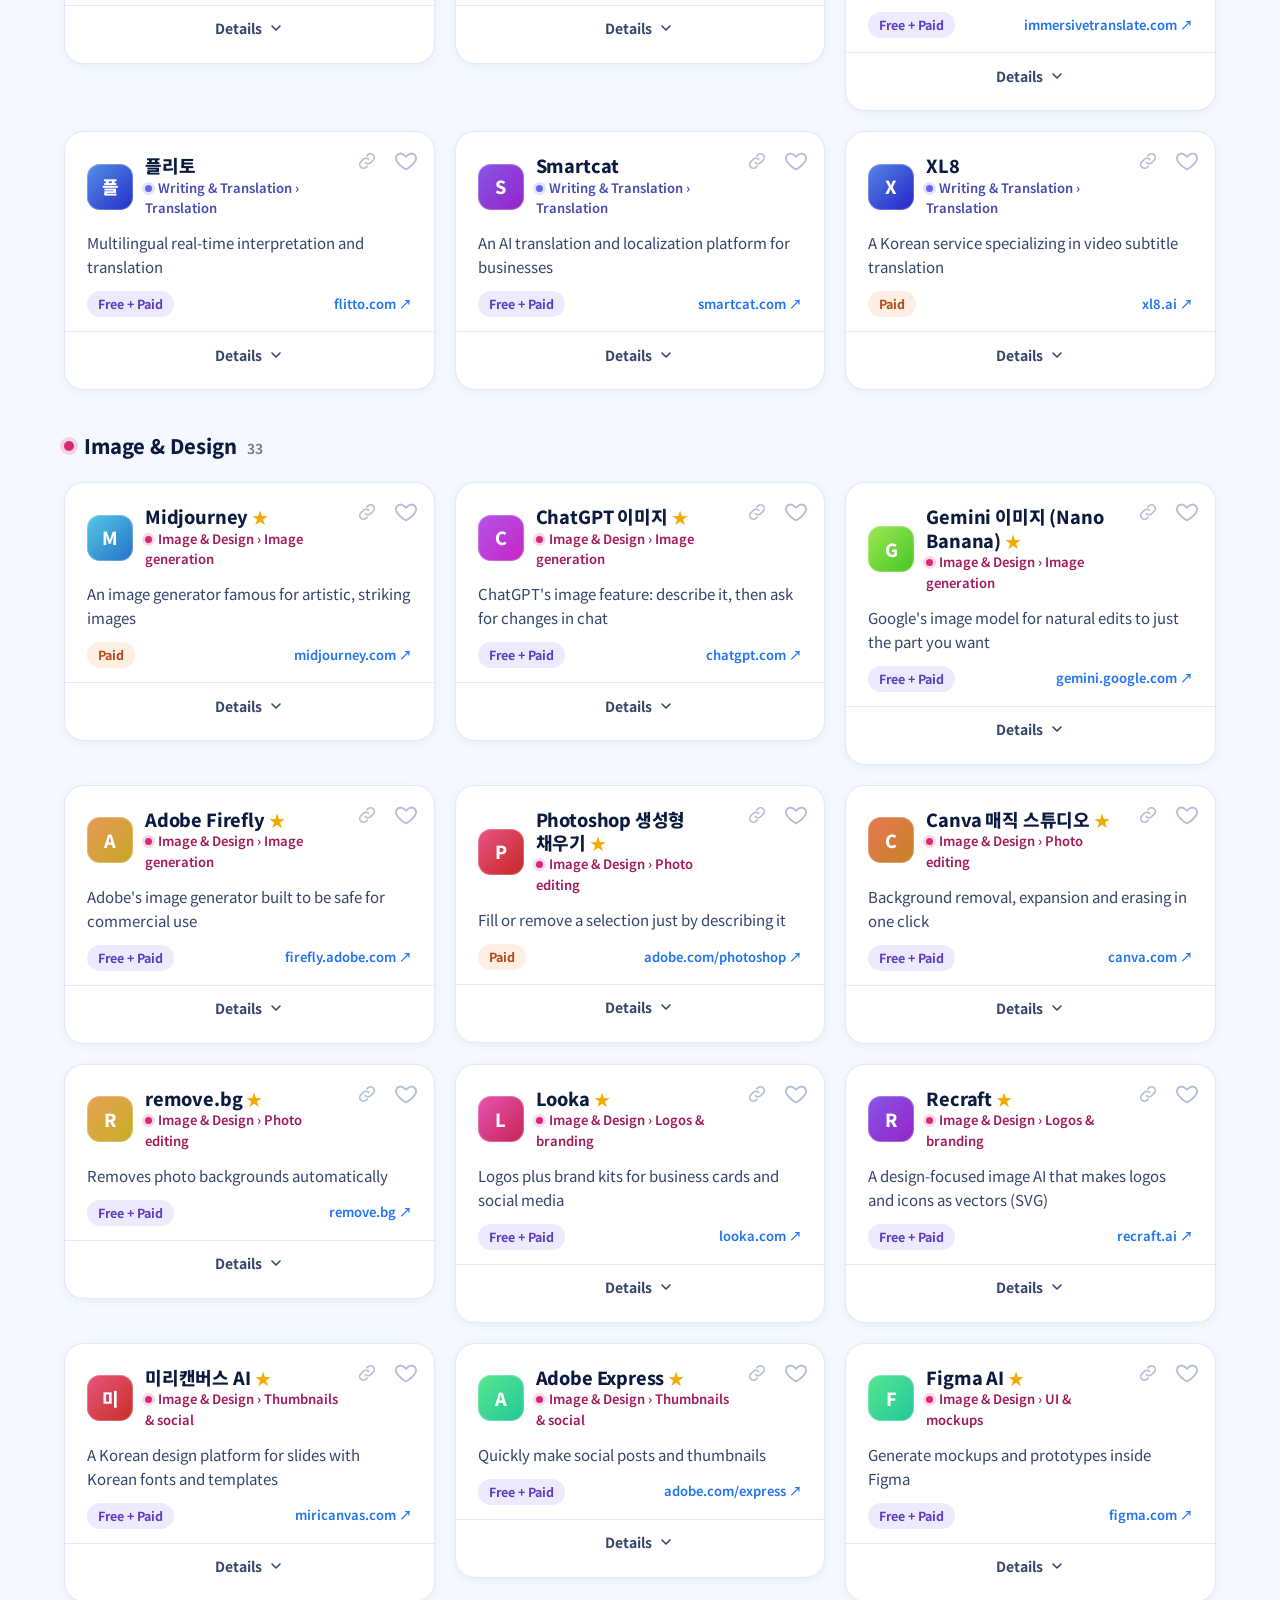
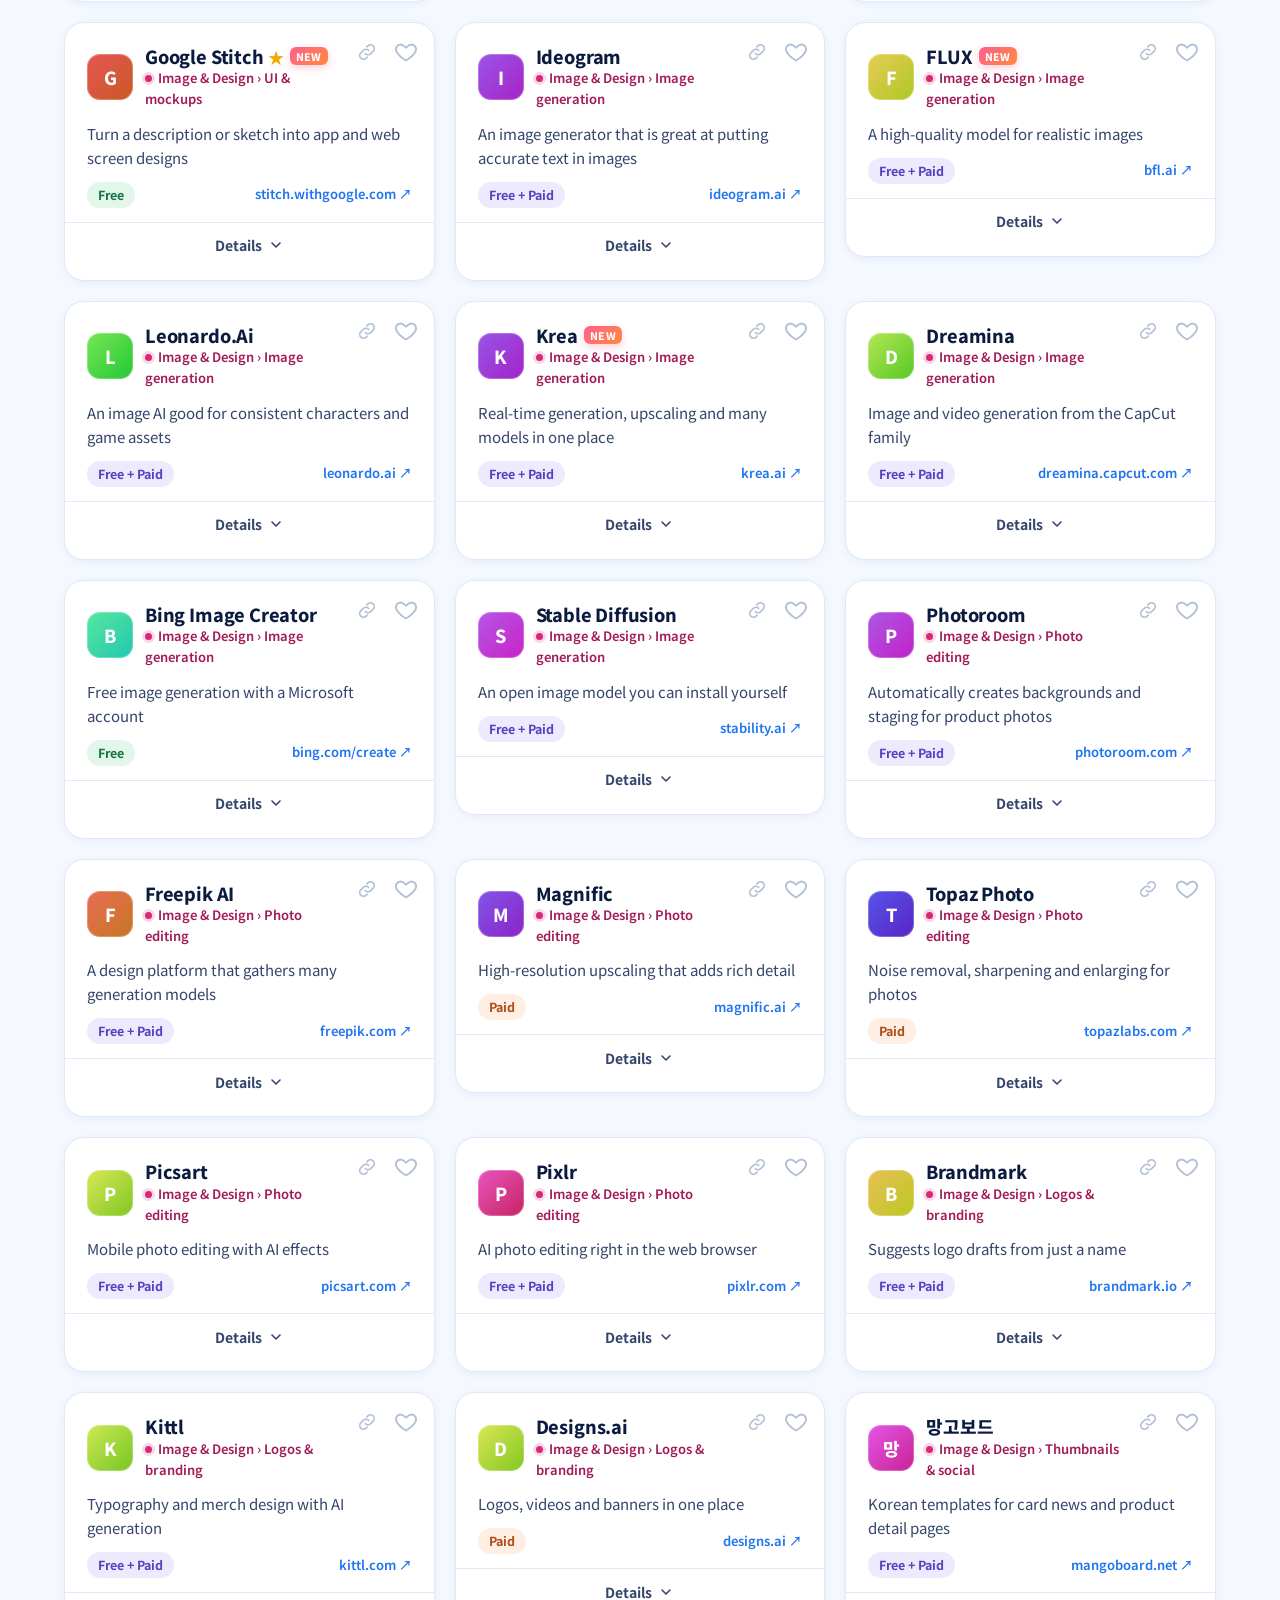
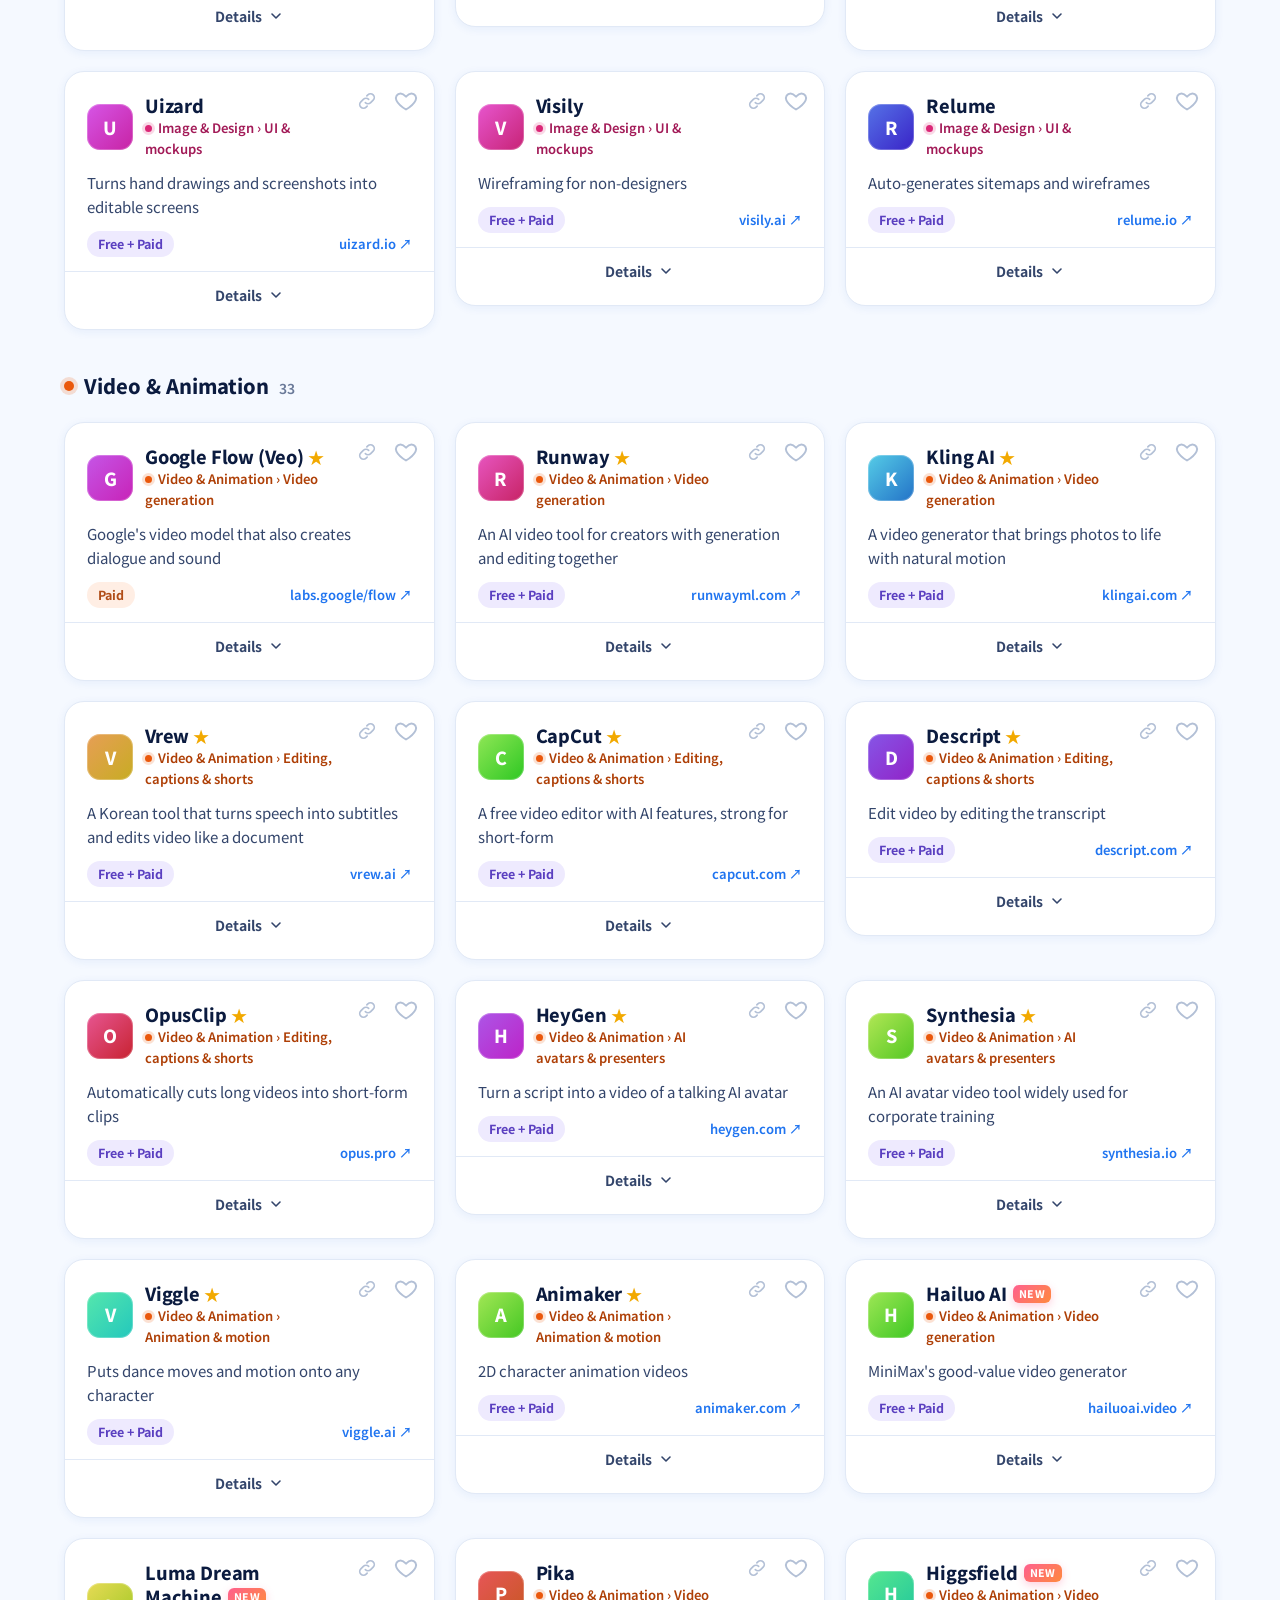
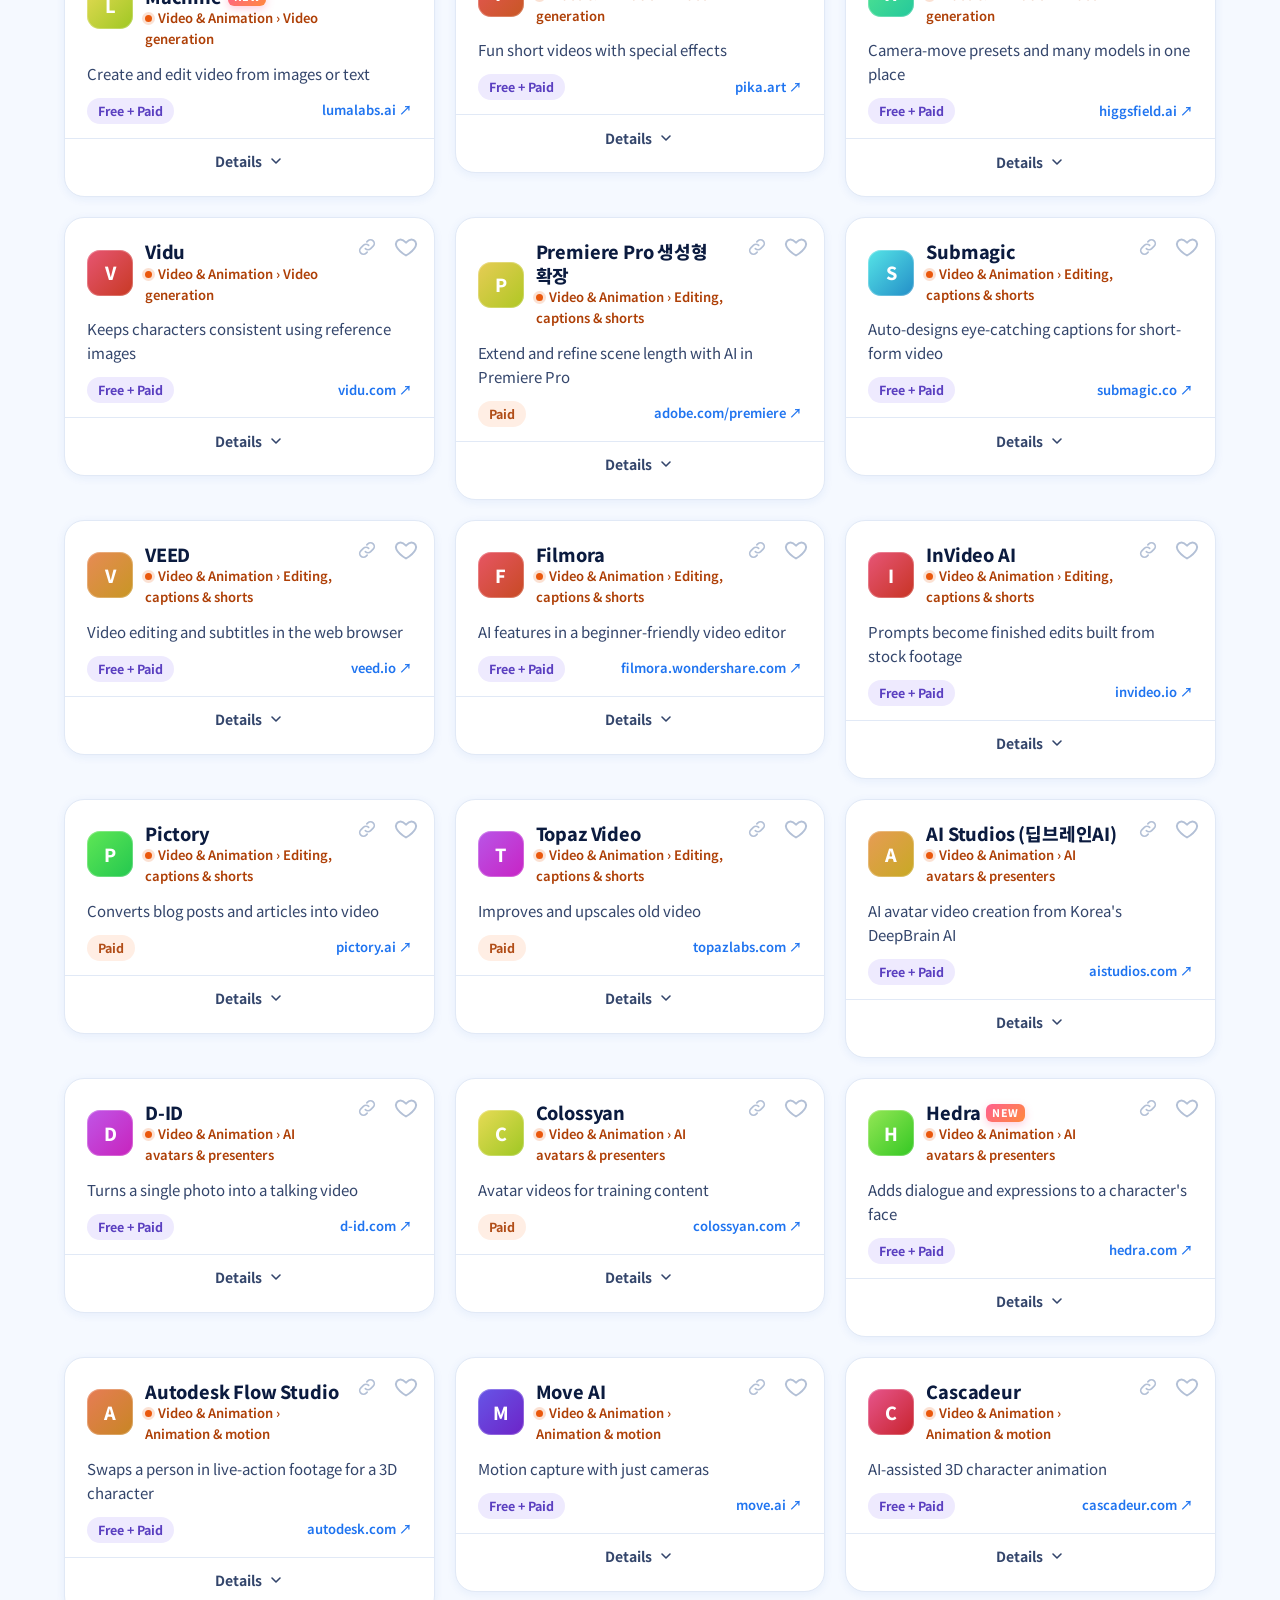
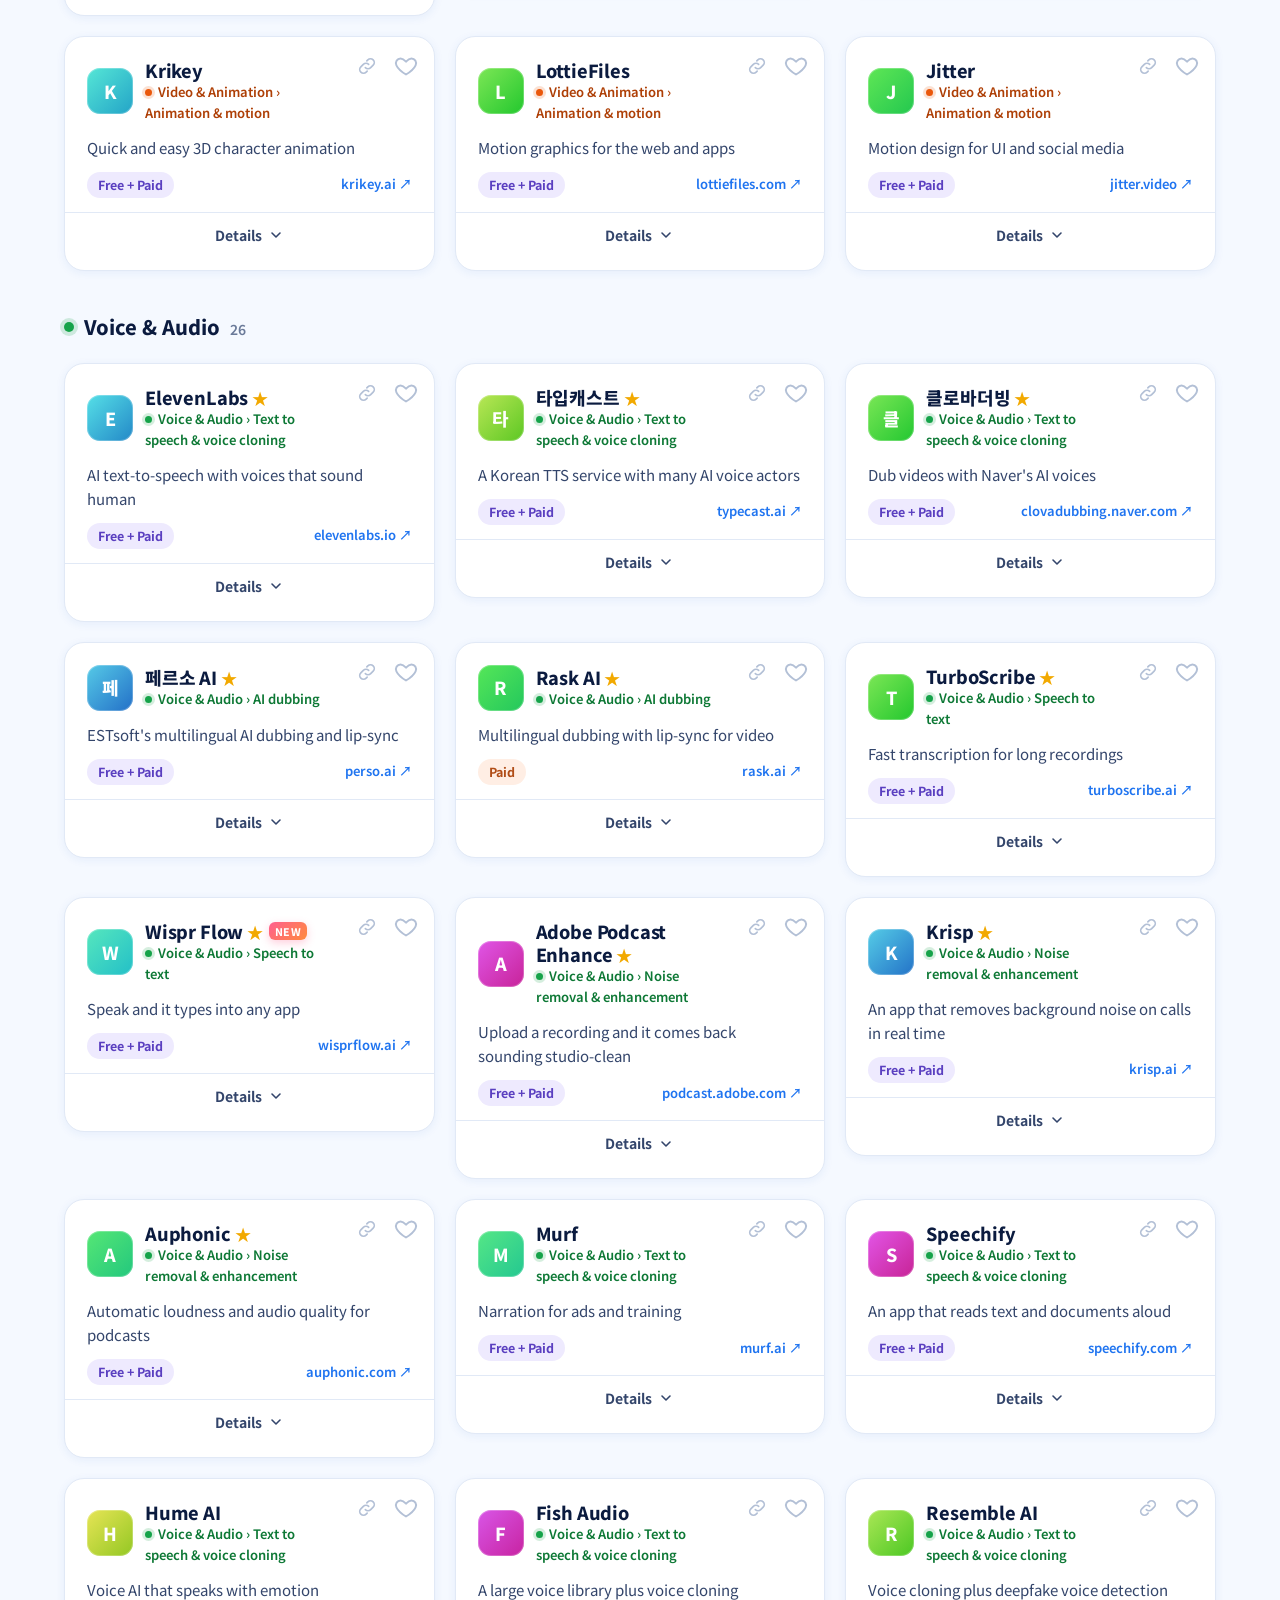
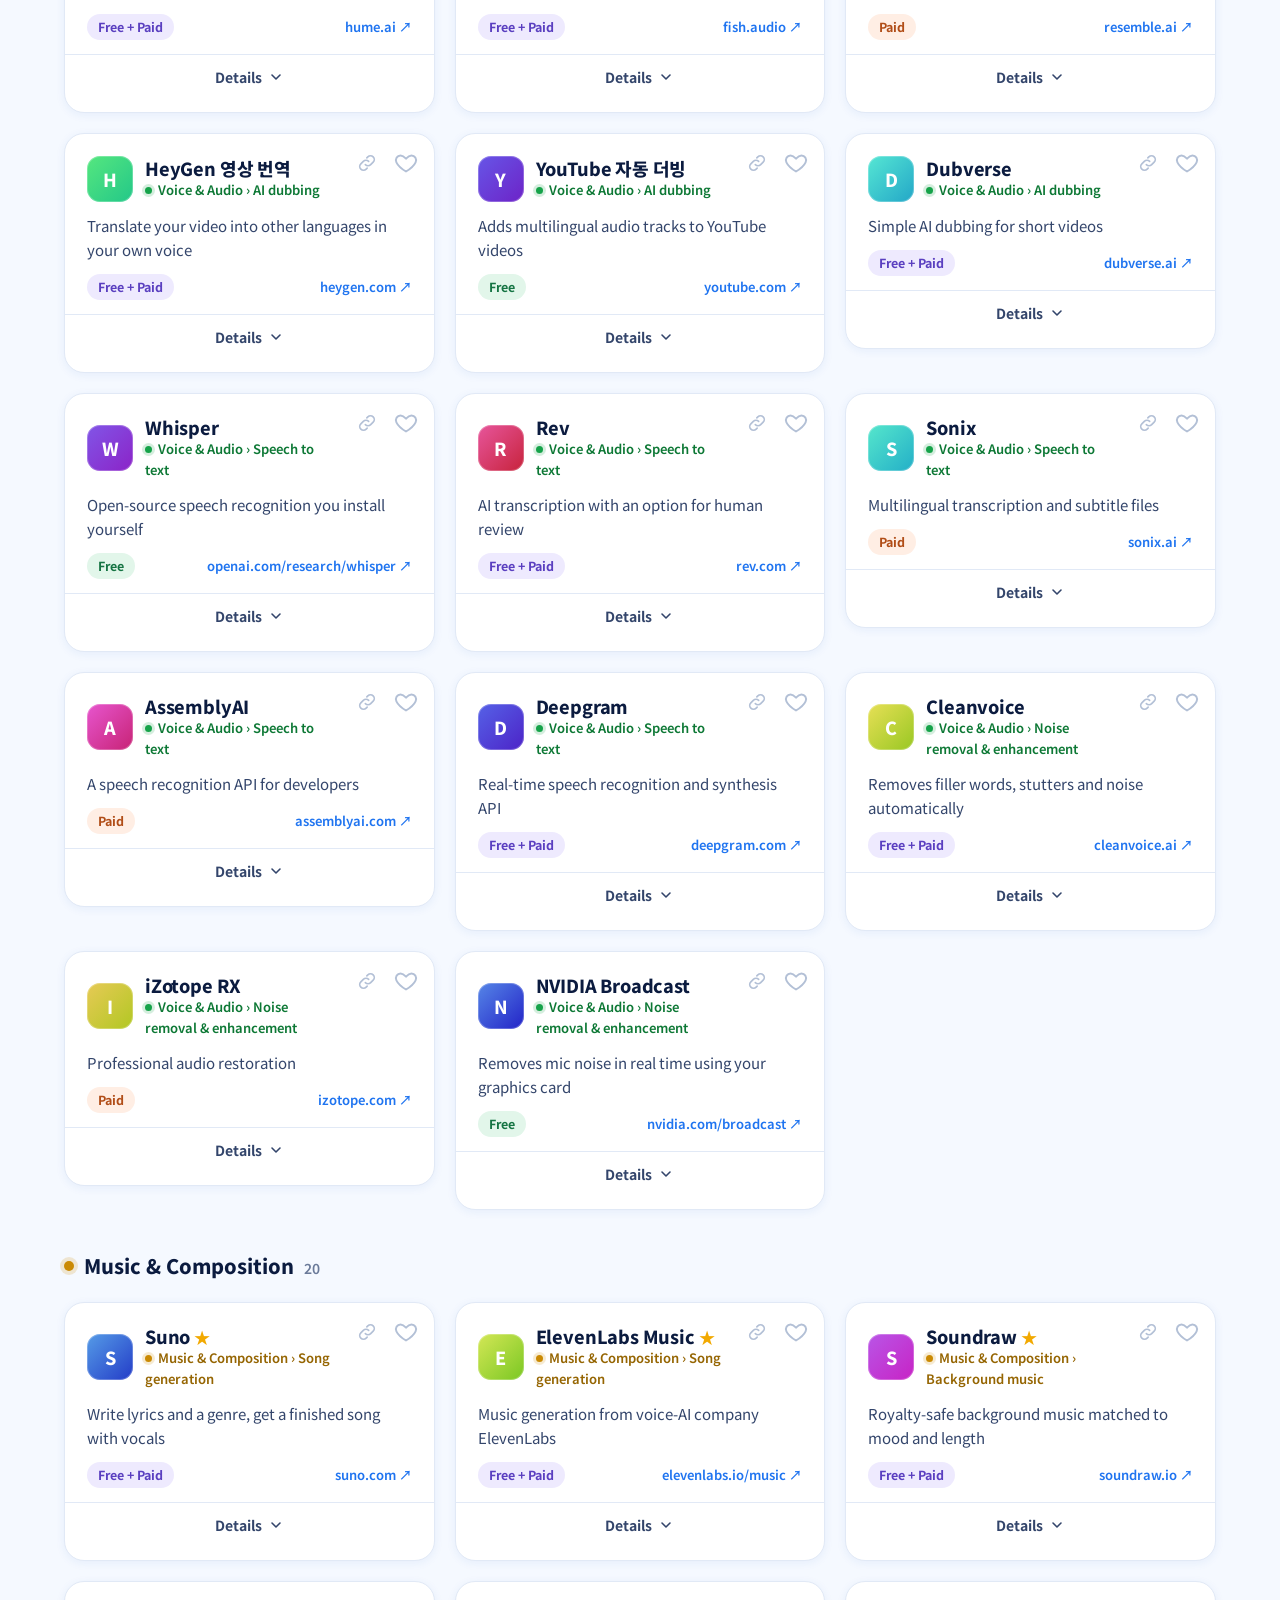
<file: tools.html>
<!doctype html>
<html lang="ko">
<head>
  <meta charset="utf-8">
  <meta name="viewport" content="width=device-width, initial-scale=1, viewport-fit=cover">
  <title>AI 툴 둘러보기 · AI ATLAS</title>
  <meta name="description" content="분야와 요금으로 AI 서비스를 걸러 보고, 장점·아쉬운 점·추천 용도까지 한 번에 확인하세요.">
  <meta name="theme-color" content="#f5f9ff">
  <meta name="color-scheme" content="only light">
  <link rel="icon" href="favicon.ico" sizes="any">
  <link rel="icon" type="image/png" href="img/logo/ai-atlas-logo.png">
  <link rel="apple-touch-icon" href="img/logo/ai-atlas-logo.png">
  <link rel="preconnect" href="https://fonts.googleapis.com">
  <link rel="preconnect" href="https://fonts.gstatic.com" crossorigin>
  <link rel="stylesheet" href="https://fonts.googleapis.com/css2?family=Noto+Sans+KR:wght@400..900&family=Noto+Sans+JP:wght@400..900&family=Noto+Sans+SC:wght@400..900&display=swap">
  <link rel="stylesheet" href="css/style.css">
  <script>
    document.documentElement.classList.add("js");
    /* 화면 모드: 기본은 항상 라이트. 사용자가 직접 다크를 고른 경우에만 다크
       (기기 설정·브라우저 자동 다크에 영향받지 않도록, 가장 먼저 적용) */
    (function () {
      var t = "light";
      try { if (localStorage.getItem("ai-atlas-theme") === "dark") t = "dark"; } catch (e) {}
      document.documentElement.dataset.theme = t;
    })();
  </script>
</head>
<body data-title-key="meta.title.tools">

  <!-- ===== 상단바 ===== -->
  <header class="site-header is-scrolled">
    <div class="container header-inner">
      <a class="brand" href="index.html" aria-label="AI ATLAS 홈">
        <img src="img/logo/ai-atlas-logo.png" alt="" width="38" height="38">
        <span class="brand-name"><b>AI</b> ATLAS</span>
      </a>
      <nav class="main-nav" aria-label="주 메뉴">
        <a href="tools.html" aria-current="page" data-i18n="nav.tools">AI 툴 목록</a>
        <a href="index.html#categories" data-i18n="nav.categories">분야 소개</a>
        <a href="index.html#sets" data-i18n="nav.sets">추천 세트</a>
        <a href="index.html#features" data-i18n="nav.features">기능</a>
        <a href="index.html#trust" data-i18n="nav.trust">리서치 기준</a>
      </nav>
      <div class="header-actions">
        <a class="pill-btn my-btn" href="tools.html#my">
          <svg viewBox="0 0 24 24" aria-hidden="true"><path d="M12 20.5s-7.5-4.6-9.6-9.2C.9 7.9 3.1 4.5 6.6 4.5c2.1 0 3.6 1.2 5.4 3.2 1.8-2 3.3-3.2 5.4-3.2 3.5 0 5.7 3.4 4.2 6.8-2.1 4.6-9.6 9.2-9.6 9.2z"/></svg>
          <span class="my-label" data-i18n="nav.my">내 AI 툴</span>
          <span class="my-count" hidden>0</span>
        </a>
        <button type="button" class="pill-btn theme-btn" data-i18n-aria="theme.toggle" data-i18n-title="theme.toggle">
          <svg class="i-moon" viewBox="0 0 24 24" fill="none" stroke="currentColor" stroke-width="1.9" stroke-linecap="round" stroke-linejoin="round" aria-hidden="true"><path d="M20 14.5A8 8 0 1 1 9.5 4a6.5 6.5 0 0 0 10.5 10.5z"/></svg>
          <svg class="i-sun" viewBox="0 0 24 24" fill="none" stroke="currentColor" stroke-width="1.9" stroke-linecap="round" aria-hidden="true"><circle cx="12" cy="12" r="4.2"/><path d="M12 2.5v2M12 19.5v2M2.5 12h2M19.5 12h2M5.3 5.3l1.4 1.4M17.3 17.3l1.4 1.4M5.3 18.7l1.4-1.4M17.3 6.7l1.4-1.4"/></svg>
        </button>
        <div class="lang">
          <button type="button" class="lang-btn" aria-haspopup="true" aria-expanded="false" data-i18n-aria="lang.label">
            <svg viewBox="0 0 24 24" fill="none" stroke="currentColor" stroke-width="1.8" aria-hidden="true"><circle cx="12" cy="12" r="9"/><path d="M3 12h18M12 3a14 14 0 0 1 0 18M12 3a14 14 0 0 0 0 18"/></svg>
            <span class="lang-current">KO</span>
          </button>
          <ul class="lang-menu" role="menu" hidden></ul>
        </div>
        <a class="btn btn-ghost btn-sm home-btn" href="index.html" data-i18n="btn.home">홈으로</a>
        <button type="button" class="menu-btn" aria-expanded="false" data-i18n-aria="nav.menu"><span></span></button>
      </div>
    </div>
  </header>

  <!-- ===== 페이지 머리 ===== -->
  <section class="tools-hero">
    <div class="floaters" aria-hidden="true">
      <div class="floater hide-sm" style="--x:80%;--y:24%;--s:120px;--depth:0;--dur:6.8s;--rot:8deg"><img src="img/3d/hero-robot.png" alt=""></div>
      <div class="floater hide-sm" style="--x:91%;--y:58%;--s:72px;--depth:0;--dur:5.6s;--delay:-2s;--rot:-10deg;--o:.85"><img src="img/3d/hero-sparkle.png" alt=""></div>
      <div class="floater hide-sm" style="--x:70%;--y:62%;--s:64px;--depth:0;--dur:6.2s;--delay:-3s;--rot:6deg;--o:.75"><img src="img/3d/hero-orb.png" alt=""></div>
    </div>
    <div class="container">
      <span class="eyebrow" data-i18n="tools.eyebrow">AI TOOLS</span>
      <h1 data-i18n="tools.title">AI 툴 둘러보기</h1>
      <p data-i18n="tools.sub"></p>
    </div>
  </section>

  <!-- ===== 검색 · 필터 ===== -->
  <div class="controls">
    <div class="container">
      <div class="controls-row">
        <div class="search-row">
          <div class="search" role="search">
            <svg viewBox="0 0 24 24" fill="none" stroke="currentColor" stroke-width="2" stroke-linecap="round" aria-hidden="true"><circle cx="11" cy="11" r="7"/><path d="M20 20l-3.5-3.5"/></svg>
            <label for="q" class="sr-only" data-i18n="search.ph"></label>
            <input id="q" type="search" autocomplete="off" data-i18n-ph="search.ph">
            <button type="button" class="search-clear" id="qClear" hidden data-i18n-aria="search.clear">×</button>
          </div>
          <button type="button" class="filter-btn" id="filterBtn" aria-expanded="false" aria-controls="filterPanel">
            <svg viewBox="0 0 24 24" aria-hidden="true"><path d="M4 6h10M18 6h2M4 12h4M12 12h8M4 18h12M20 18h0"/><circle cx="16" cy="6" r="2"/><circle cx="10" cy="12" r="2"/><circle cx="18" cy="18" r="2"/></svg>
            <span data-i18n="filter.btn">필터</span>
            <span class="filter-count" hidden>0</span>
          </button>
        </div>
        <div class="filter-tags" id="filterTags" hidden></div>
        <div class="filter-panel" id="filterPanel">
          <div>
            <div class="filter-panel__inner">
              <div class="filter-body" id="filterBody"></div>
              <div class="filter-foot">
                <span class="filter-result" id="filterResult"></span>
                <button type="button" class="filter-reset" id="filterReset" data-i18n="filter.reset">초기화</button>
                <button type="button" class="btn btn-primary btn-sm" id="filterDone" data-i18n="filter.done">결과 보기</button>
              </div>
            </div>
          </div>
        </div>
        <div class="chips" id="catChips" role="group" data-i18n-aria="filter.cat"></div>
      </div>
      <div class="subchips-wrap" id="subWrap">
        <div><div class="subchips" id="subChips" role="group" data-i18n-aria="filter.sub"></div></div>
      </div>
    </div>
  </div>

  <!-- ===== 카드 목록 ===== -->
  <main class="tools-main container">
    <section class="view-banner" id="viewBanner" hidden></section>
    <div class="grid" id="grid"></div>
  </main>

  <footer class="site-footer">
    <div class="container">
      <div class="footer-grid">
        <div class="footer-about">
          <a class="brand" href="index.html"><img src="img/logo/ai-atlas-logo.png" alt="" width="38" height="38"><span class="brand-name"><b>AI</b> ATLAS</span></a>
          <p data-i18n="footer.about"></p>
        </div>
        <div>
          <h3 data-i18n="footer.menu">바로가기</h3>
          <ul>
            <li><a href="index.html" data-i18n="btn.home">홈으로</a></li>
            <li><a href="index.html#categories" data-i18n="nav.categories">분야 소개</a></li>
            <li><a href="index.html#features" data-i18n="nav.features">기능</a></li>
          </ul>
        </div>
        <div>
          <h3 data-i18n="footer.info">안내</h3>
          <ul>
            <li data-i18n="footer.note1"></li>
            <li data-i18n="footer.note2"></li>
          </ul>
        </div>
      </div>
      <p class="footer-bottom">© 2026 AI ATLAS</p>
    </div>
  </footer>

  <script src="js/services.js"></script>
  <script src="js/i18n.js"></script>
  <script src="js/features.js"></script>
  <script src="js/chatbot.js"></script>
  <script src="js/tools.js"></script>
</body>
</html>
</file>
<file: css/style.css>
/* =========================================================
   AI ATLAS · 공통 스타일
   레이아웃: 고정 상단바 → (홈) 히어로 · 반원 궤적 분야 카드 · 기능 01~08 · 숫자 · 기준 · CTA · 푸터
                         (툴) 페이지 머리 · 고정 검색/필터 · 카드 그리드
   ========================================================= */

:root {
  /* 색 */
  --bg: #f5f9ff;
  --surface: #ffffff;
  --card: #ffffff;                 /* 카드·패널 바탕 */
  --glass: rgba(255, 255, 255, .8); /* 반투명 버튼 바탕 */
  --ink: #0b1b3f;
  --ink-2: #33456b;
  --muted: #6a7a99;
  --line: #e1e9f6;
  --sky: #e6f1ff;
  --sky-2: #cfe4ff;
  --blue: #1f74f0;
  --blue-2: #4aa3ff;
  --blue-deep: #0a3fbf;
  --navy: #0a2a7a;
  --navy-2: #071d57;

  /* 요금 배지 (파랑과 겹치지 않는 색) */
  --free-bg: #e2f6ea;  --free-fg: #157443;
  --mix-bg: #eeeafe;   --mix-fg: #5a3fc0;
  --paid-bg: #ffeee4;  --paid-fg: #b14d17;

  /* 글꼴 */
  /* 본고딕(Noto Sans CJK): 한·중·일·영을 같은 디자인으로 만든 다국어 폰트. 언어마다 글자 모양만 그 나라 표준에 맞춘 버전을 씀 */
  --font: "Noto Sans KR", "Apple SD Gothic Neo", "Malgun Gothic", -apple-system, BlinkMacSystemFont, system-ui, sans-serif;

  /* 크기 */
  --header-h: 72px;
  --container: 1200px;
  --radius: 20px;
  --shadow-sm: 0 2px 10px rgba(31, 92, 200, .07);
  --shadow: 0 12px 32px rgba(31, 92, 200, .12);
  --shadow-lg: 0 24px 60px rgba(16, 64, 170, .22);
  color-scheme: only light;   /* 브라우저 자동 다크 모드가 끼어들지 못하게 */
}

html:lang(ja) { --font: "Noto Sans JP", "Hiragino Sans", "Yu Gothic", system-ui, sans-serif; }
html:lang(zh) { --font: "Noto Sans SC", "PingFang SC", "Microsoft YaHei", system-ui, sans-serif; }

*, *::before, *::after { box-sizing: border-box; }
html { -webkit-text-size-adjust: 100%; }
body {
  margin: 0;
  background: var(--bg);
  color: var(--ink);
  font-family: var(--font);
  font-size: 16px;
  line-height: 1.6;
  word-break: keep-all;
  overflow-wrap: anywhere;
}
html:lang(ja) body, html:lang(zh) body { word-break: normal; }
img { max-width: 100%; display: block; }
a { color: inherit; }
button { font: inherit; color: inherit; cursor: pointer; }
h1, h2, h3, p, ul { margin: 0; }
ul { padding: 0; list-style: none; }
:focus-visible { outline: 3px solid var(--blue-2); outline-offset: 3px; border-radius: 8px; }
[hidden] { display: none !important; }
.sr-only { position: absolute; width: 1px; height: 1px; overflow: hidden; clip: rect(0 0 0 0); white-space: nowrap; }

.container { width: 100%; max-width: var(--container); margin-inline: auto; padding-inline: 24px; }
.eyebrow { font-size: 13px; font-weight: 700; letter-spacing: .14em; color: var(--blue); text-transform: uppercase; }
.section-title { font-size: clamp(28px, 3.6vw, 44px); font-weight: 800; line-height: 1.25; letter-spacing: -.02em; text-wrap: balance; }
.section-sub { color: var(--muted); font-size: 17px; max-width: 48em; text-wrap: balance; }
.section-head { display: flex; flex-direction: column; align-items: center; text-align: center; gap: 12px; }

/* ---------- 버튼 ---------- */
.btn {
  display: inline-flex; align-items: center; justify-content: center; gap: 8px;
  height: 52px; padding: 0 26px; border-radius: 999px; border: 0;
  font-size: 16px; font-weight: 700; text-decoration: none; white-space: nowrap;
  transition: transform .2s ease, box-shadow .2s ease, background-color .2s ease;
}
.btn-primary { color: #fff; background: linear-gradient(135deg, #4aa3ff, #1f74f0 55%, #0a3fbf); box-shadow: 0 10px 24px rgba(31, 116, 240, .35); }
.btn-primary:hover { transform: translateY(-2px); box-shadow: 0 14px 30px rgba(31, 116, 240, .45); }
.btn-ghost { color: var(--blue-deep); background: var(--glass); border: 1px solid var(--sky-2); backdrop-filter: blur(8px); }
.btn-ghost:hover { background: var(--card); transform: translateY(-2px); }
.btn-white { color: var(--navy); background: #fff; box-shadow: 0 10px 24px rgba(0, 0, 0, .18); }
.btn-white:hover { transform: translateY(-2px); }
.btn-sm { height: 40px; padding: 0 18px; font-size: 14px; }

/* ---------- 상단바 ---------- */
.site-header {
  position: fixed; inset: 0 0 auto 0; z-index: 50;
  padding-top: env(safe-area-inset-top, 0px);
  transition: background-color .25s ease, box-shadow .25s ease, backdrop-filter .25s ease;
}
.site-header.is-scrolled, .site-header.nav-open {
  background: rgba(255, 255, 255, .82);
  backdrop-filter: saturate(1.4) blur(14px);
  -webkit-backdrop-filter: saturate(1.4) blur(14px);
  box-shadow: 0 1px 0 var(--line), 0 6px 20px rgba(16, 64, 170, .06);
}
.header-inner { height: var(--header-h); display: flex; align-items: center; gap: 28px; }
.brand { display: inline-flex; align-items: center; gap: 10px; text-decoration: none; flex: none; }
.brand img { width: 38px; height: 38px; }
.brand-name { font-size: 20px; font-weight: 800; letter-spacing: .02em; color: var(--ink); }
.brand-name b { color: var(--blue); font-weight: 800; }
.main-nav { display: flex; gap: 4px; flex: 1; }
.main-nav a { padding: 8px 14px; border-radius: 999px; text-decoration: none; font-size: 15px; font-weight: 600; color: var(--ink-2); transition: color .2s, background-color .2s; }
.main-nav a:hover, .main-nav a[aria-current="page"] { color: var(--blue); background: var(--sky); }
.header-actions { display: flex; align-items: center; gap: 10px; margin-left: auto; }
.lang { position: relative; }
.lang-btn, .pill-btn {
  display: inline-flex; align-items: center; gap: 6px; height: 40px; padding: 0 12px;
  border-radius: 999px; border: 1px solid var(--line); background: var(--glass);
  font-size: 14px; font-weight: 700; color: var(--ink-2);
}
.lang-btn svg, .pill-btn svg { width: 18px; height: 18px; }
.lang-menu {
  position: absolute; right: 0; top: calc(100% + 8px); min-width: 140px; padding: 6px;
  background: var(--card); border: 1px solid var(--line); border-radius: 14px; box-shadow: var(--shadow);
}
.lang-menu button { width: 100%; text-align: left; padding: 9px 12px; border: 0; border-radius: 10px; background: none; font-size: 14px; font-weight: 600; }
.lang-menu button:hover { background: var(--sky); }
.lang-menu button[aria-checked="true"] { color: var(--blue); }
.lang-menu button[aria-checked="true"]::after { content: "✓"; float: right; }
.menu-btn { display: none; width: 40px; height: 40px; border-radius: 12px; border: 1px solid var(--line); background: var(--glass); align-items: center; justify-content: center; }
.menu-btn span, .menu-btn span::before, .menu-btn span::after { display: block; width: 18px; height: 2px; background: var(--ink); border-radius: 2px; position: relative; transition: transform .2s; }
.menu-btn span::before, .menu-btn span::after { content: ""; position: absolute; left: 0; }
.menu-btn span::before { top: -6px; }
.menu-btn span::after { top: 6px; }

@media (max-width: 900px) {
  .menu-btn { display: inline-flex; }
  .main-nav {
    position: absolute; left: 0; right: 0; top: calc(var(--header-h) + env(safe-area-inset-top, 0px));
    flex-direction: column; padding: 8px 16px 16px; background: rgba(255, 255, 255, .96);
    border-bottom: 1px solid var(--line); box-shadow: 0 16px 30px rgba(16, 64, 170, .08); display: none;
  }
  .nav-open .main-nav { display: flex; }
  .main-nav a { padding: 12px 14px; border-radius: 12px; }
  .header-inner { gap: 12px; }
}
@media (max-width: 480px) {
  .container { padding-inline: 16px; }
  .header-inner { gap: 8px; }
  .brand { gap: 8px; min-width: 0; }
  .brand-name { font-size: 16px; white-space: nowrap; }
  .brand img { width: 30px; height: 30px; }
  .header-actions { gap: 6px; }
  .header-actions .btn-sm { padding: 0 12px; height: 36px; font-size: 13px; }
  .lang-btn, .pill-btn { height: 36px; padding: 0 9px; }
  .menu-btn { width: 36px; height: 36px; }
}
html, body { overflow-x: clip; }

/* =========================================================
   홈 · 히어로
   ========================================================= */
.hero {
  position: relative; overflow: hidden;
  min-height: clamp(640px, 92vh, 920px);
  display: grid; place-items: center;
  padding: calc(var(--header-h) + 40px) 0 120px;
  background:
    radial-gradient(60% 50% at 18% 30%, rgba(122, 190, 255, .45), transparent 70%),
    radial-gradient(55% 45% at 85% 25%, rgba(84, 156, 255, .35), transparent 70%),
    radial-gradient(70% 60% at 50% 100%, rgba(31, 116, 240, .28), transparent 70%),
    linear-gradient(180deg, #ffffff 0%, #eef6ff 55%, #dcecff 100%);
}
.hero::after { /* 아래쪽 부드러운 곡선 */
  content: ""; position: absolute; left: -10%; right: -10%; bottom: -1px; height: 76px;
  background: var(--bg); border-radius: 50% 50% 0 0 / 100% 100% 0 0;
}
.hero-content { position: relative; z-index: 3; text-align: center; display: flex; flex-direction: column; align-items: center; gap: 22px; padding-inline: 16px; }
.hero-eyebrow {
  display: inline-flex; align-items: center; gap: 8px; padding: 8px 16px; border-radius: 999px;
  background: rgba(255, 255, 255, .7); border: 1px solid rgba(255, 255, 255, .9); backdrop-filter: blur(8px);
  font-size: 14px; font-weight: 700; color: var(--blue-deep); box-shadow: var(--shadow-sm);
}
.hero-eyebrow::before { content: ""; width: 8px; height: 8px; border-radius: 50%; background: var(--blue); box-shadow: 0 0 0 4px rgba(31, 116, 240, .18); }
.hero-title { font-size: clamp(40px, 6.6vw, 88px); line-height: 1.12; font-weight: 800; letter-spacing: -.035em; text-wrap: balance; }
.hero-title span { display: block; }
.hero-title .grad { background: linear-gradient(100deg, var(--blue-2), var(--blue) 45%, var(--blue-deep)); -webkit-background-clip: text; background-clip: text; color: transparent; }
.hero-sub { font-size: clamp(16px, 1.45vw, 20px); color: var(--ink-2); max-width: 34em; }
@media (min-width: 820px) { .hero-sub { max-width: none; white-space: nowrap; } .hero-sub .sbr { display: none; } }   /* 넓은 화면에서는 한 줄로, 좁으면 문장 단위로 */
.hero-actions { display: flex; flex-wrap: wrap; justify-content: center; gap: 12px; margin-top: 6px; }

/* 떠다니는 3D 아이콘 */
.floaters { position: absolute; inset: 0; z-index: 1; pointer-events: none; }
.floater {
  position: absolute; left: var(--x); top: var(--y); width: var(--s);
  transform: translate3d(calc(var(--mx, 0) * var(--depth) * 1px), calc(var(--my, 0) * var(--depth) * 1px), 0);
  transition: transform .6s cubic-bezier(.2, .7, .2, 1);
}
.floater img {
  width: 100%; height: auto;
  filter: drop-shadow(0 22px 28px rgba(20, 80, 200, .22));
  opacity: var(--o, 1);
  will-change: transform;
}
/* ===== 첫 진입 모션 =====
   글자·버튼: 스크롤 등장처럼 아래에서 차례로 올라오기
   배경 아이콘: 하나씩 시간차로 "뽁" 튀어나오기 (scale 속성만 사용해 기존 움직임과 겹치지 않음) */
.hero .floater { animation: icon-pop .75s cubic-bezier(.34, 1.7, .55, 1) calc(.55s + var(--pop, 0) * .17s) backwards; }
@keyframes icon-pop {
  0%   { scale: 0; opacity: 0; }
  55%  { scale: 1.16; opacity: 1; }
  78%  { scale: .94; }
  100% { scale: 1; opacity: 1; }
}
.hero-content > *, .hero-title > span { animation: hero-rise .95s cubic-bezier(.2, .8, .2, 1) var(--d, 0s) backwards; }
.hero-content > .hero-title { animation: none; }
.hero-eyebrow { --d: .05s; }
.hero-title > span:nth-child(1) { --d: .18s; }
.hero-title > span:nth-child(2) { --d: .34s; }
.hero-sub { --d: .52s; }
.hero-actions { --d: .68s; }
@keyframes hero-rise { from { opacity: 0; transform: translateY(42px); filter: blur(6px); } to { opacity: 1; transform: none; filter: none; } }
body[data-title-key="meta.title.home"] .site-header { animation: header-drop .7s cubic-bezier(.2, .8, .2, 1) backwards; }
@keyframes header-drop { from { opacity: 0; transform: translateY(-16px); } to { opacity: 1; transform: none; } }

@media (max-width: 720px) {
  .floater { width: calc(var(--s) * .5); left: var(--xs, var(--x)); top: var(--ys, var(--y)); }
  .floater.hide-sm { display: none; }
}

/* =========================================================
   홈 · 분야 카드 (반원 궤적)
   ========================================================= */
.cat-section { position: relative; height: 420vh; }
.cat-stage {
  position: sticky; top: 0; height: 100vh; height: 100svh; overflow: hidden;
  background:
    radial-gradient(50% 40% at 50% 85%, rgba(74, 163, 255, .22), transparent 70%),
    var(--bg);
}
.cat-head { position: absolute; left: 0; right: 0; top: calc(var(--header-h) + 3vh); z-index: 5; padding-inline: 16px; }
.cat-orbit { position: absolute; inset: 0; }
.cat-card {
  --cw: 272px; --ch: 372px;
  position: absolute; left: 0; top: 0; width: var(--cw); height: var(--ch);
  border-radius: 30px; overflow: hidden; text-decoration: none; color: var(--ink);
  background: var(--card);
  border: 1px solid rgba(255, 255, 255, .9);
  box-shadow: var(--shadow);
  will-change: transform, opacity;
  transition: box-shadow .35s ease;
}
.cat-card.is-active { box-shadow: var(--shadow-lg), 0 0 0 1px rgba(74, 163, 255, .35); }
.cat-card__inner { position: relative; height: 100%; display: flex; flex-direction: column; padding: 10px 10px 22px; gap: 4px; }
.cat-card__visual {
  position: relative; flex: none; height: 55%; margin-bottom: 12px; border-radius: 22px; overflow: hidden;
  display: grid; place-items: center;
  background:
    radial-gradient(70% 60% at 50% 60%, rgba(255, 255, 255, .95), transparent 70%),
    radial-gradient(90% 90% at 80% 10%, #cfe6ff, transparent 60%),
    linear-gradient(160deg, #e8f3ff, #d4e6ff);
}
.cat-card__num { position: absolute; left: 16px; top: 10px; font-size: 44px; font-weight: 800; line-height: 1; color: rgba(255, 255, 255, .9); letter-spacing: -.04em; text-shadow: 0 2px 10px rgba(31, 92, 200, .15); }
.cat-card__icon { position: relative; width: 78%; max-width: 190px; aspect-ratio: 1; object-fit: contain; filter: drop-shadow(0 18px 22px rgba(20, 80, 200, .25)); }
.cat-card__en, .cat-card__name, .cat-card__title, .cat-card__desc-touch { padding-inline: 14px; }
.cat-card__en { font-size: 12px; font-weight: 700; letter-spacing: .12em; color: var(--blue); text-transform: uppercase; }
.cat-card__name { font-size: 24px; font-weight: 800; line-height: 1.25; letter-spacing: -.02em; }
.cat-card__title { font-size: 15px; color: var(--muted); }
.cat-card__desc-touch { display: none; font-size: 13px; color: var(--ink-2); margin-top: 6px; }
.cat-card__overlay {
  position: absolute; inset: 0; z-index: 2;
  display: flex; flex-direction: column; justify-content: flex-end; gap: 12px; padding: 26px 24px;
  background: linear-gradient(180deg, rgba(6, 16, 40, .8), rgba(6, 16, 40, .92));
  backdrop-filter: blur(6px); -webkit-backdrop-filter: blur(6px);
  color: #fff; opacity: 0; transition: opacity .3s ease;
}
.cat-card__overlay h3 { font-size: 22px; font-weight: 800; }
.cat-card__overlay p { font-size: 14.5px; line-height: 1.6; color: rgba(255, 255, 255, .9); }
.cat-card__meta { font-size: 13px; color: rgba(255, 255, 255, .75); }
.cat-card__go { display: inline-flex; align-items: center; gap: 6px; font-weight: 700; font-size: 15px; color: #9fd0ff; }
@media (hover: hover) {
  .cat-card:hover .cat-card__overlay, .cat-card:focus-visible .cat-card__overlay { opacity: 1; }
}
@media (hover: none) {
  .cat-card { --ch: 400px; }
  .cat-card__visual { height: 48%; }
  .cat-card__desc-touch { display: -webkit-box; -webkit-line-clamp: 3; -webkit-box-orient: vertical; overflow: hidden; }
}
.cat-progress {
  position: absolute; right: max(28px, 3vw); top: 50%; transform: translateY(-50%); z-index: 5;
}
.cat-progress__bar { display: block; width: 4px; height: 180px; border-radius: 4px; background: var(--sky-2); overflow: hidden; }
.cat-progress__bar i { display: block; width: 100%; height: 10%; background: linear-gradient(180deg, var(--blue-2), var(--blue)); border-radius: inherit; }
@media (max-width: 720px) {
  .cat-card { --cw: 220px; --ch: 312px; }
  .cat-card__name { font-size: 20px; }
  .cat-card__num { font-size: 34px; }
  .cat-progress { right: 10px; }
  .cat-progress__bar { height: 120px; }
}
@media (hover: none) and (max-width: 720px) { .cat-card { --ch: 350px; } }

/* =========================================================
   홈 · 기능 소개 01~08
   ========================================================= */
.features { padding-block: 120px 80px; }
.features .section-head { margin-bottom: 72px; }
.feat-list { display: flex; flex-direction: column; gap: 40px; }
.feat {
  position: relative; display: grid; grid-template-columns: 1fr 1fr; align-items: center; gap: 56px;
  padding: 56px; border-radius: 36px; background: var(--surface); box-shadow: var(--shadow-sm); overflow: hidden;
}
.feat:nth-child(even) .feat-text { order: 2; }
.feat-num {
  position: absolute; right: 24px; bottom: -36px; font-size: clamp(120px, 16vw, 200px); font-weight: 800; line-height: 1;
  color: var(--sky); letter-spacing: -.05em; pointer-events: none; user-select: none;
}
.feat:nth-child(even) .feat-num { right: auto; left: 24px; }
.feat-text { position: relative; z-index: 1; display: flex; flex-direction: column; gap: 14px; min-width: 0; }
.feat-label { display: inline-flex; align-self: flex-start; padding: 6px 12px; border-radius: 999px; background: var(--sky); color: var(--blue-deep); font-size: 13px; font-weight: 700; }
.feat-title { font-size: clamp(24px, 2.6vw, 32px); font-weight: 800; line-height: 1.3; letter-spacing: -.02em; text-wrap: balance; }
.feat-body { color: var(--ink-2); font-size: 16.5px; line-height: 1.75; max-width: 34em; }
.feat-example { font-size: 14px; color: var(--muted); }
.feat-example b { color: var(--blue-deep); margin-right: 6px; }
.feat-visual { position: relative; z-index: 1; display: flex; justify-content: center; min-width: 0; }

/* 기능 소개용 카드 미리보기 */
.mock {
  width: 100%; max-width: 380px; padding: 22px; border-radius: 24px;
  background: linear-gradient(160deg, #fff, #f3f8ff); border: 1px solid var(--line);
  box-shadow: var(--shadow); display: flex; flex-direction: column; gap: 10px;
}
.mock [data-f] { border-radius: 12px; padding: 6px 8px; margin: -6px -8px; transition: opacity .3s, box-shadow .3s, background-color .3s; }
.mock[data-hl] [data-f] { opacity: .32; }
.mock[data-hl="1"] [data-f="1"], .mock[data-hl="2"] [data-f="2"], .mock[data-hl="3"] [data-f="3"], .mock[data-hl="4"] [data-f="4"],
.mock[data-hl="5"] [data-f="5"], .mock[data-hl="6"] [data-f="6"], .mock[data-hl="7"] [data-f="7"], .mock[data-hl="8"] [data-f="8"] {
  opacity: 1; background: var(--card); box-shadow: 0 0 0 2px var(--blue-2), 0 8px 20px rgba(31, 116, 240, .18);
}
.mock-top { display: flex; align-items: center; gap: 12px; }
.mock-sec h4 { font-size: 13px; font-weight: 700; margin: 0 0 4px; color: var(--ink-2); }
.mock-sec li { font-size: 13.5px; color: var(--ink-2); }
.mock-row { display: flex; align-items: center; justify-content: space-between; gap: 10px; flex-wrap: wrap; }

@media (max-width: 860px) {
  .features { padding-block: 80px 56px; }
  .features .section-head { margin-bottom: 40px; }
  .feat { grid-template-columns: 1fr; gap: 28px; padding: 32px 22px 40px; border-radius: 28px; }
  .feat:nth-child(even) .feat-text { order: 0; }
  .feat-num { font-size: 120px; bottom: -24px; }
}

/* =========================================================
   홈 · 숫자 / 기준 / CTA / 푸터
   ========================================================= */
.stats { padding-block: 40px 100px; }
.stats-grid { display: grid; grid-template-columns: repeat(4, 1fr); gap: 24px; }
.stat { display: flex; flex-direction: column; gap: 4px; padding: 8px 4px; border-left: 2px solid var(--sky-2); padding-left: 20px; }
.stat-num { font-size: clamp(44px, 6vw, 76px); font-weight: 800; line-height: 1; letter-spacing: -.04em; font-variant-numeric: tabular-nums; }
.stat-num sup { font-size: .42em; color: var(--blue); vertical-align: top; position: relative; top: .1em; margin-left: 2px; }
.stat-label { color: var(--muted); font-weight: 600; }
.stats-date { margin-top: 18px; text-align: right; font-size: 13px; color: var(--muted); }
@media (max-width: 720px) { .stats-grid { grid-template-columns: repeat(2, 1fr); row-gap: 32px; } }

.trust { padding-block: 40px 120px; }
.trust .section-head { margin-bottom: 48px; }
.trust-grid { display: grid; grid-template-columns: repeat(3, 1fr); gap: 20px; }
.trust-card { padding: 32px 28px; border-radius: 24px; background: var(--surface); border: 1px solid var(--line); display: flex; flex-direction: column; gap: 12px; }
.trust-card:nth-child(2) { background: linear-gradient(160deg, var(--blue), var(--blue-deep)); color: #fff; border-color: transparent; box-shadow: var(--shadow); }
.trust-card:nth-child(2) p { color: rgba(255, 255, 255, .88); }
.trust-card:nth-child(2) .trust-idx { color: #9fd0ff; }
.trust-idx { font-size: 14px; font-weight: 800; color: var(--blue); }
.trust-card h3 { font-size: 20px; font-weight: 800; line-height: 1.35; }
.trust-card p { color: var(--ink-2); font-size: 15px; }
@media (max-width: 860px) { .trust-grid { grid-template-columns: 1fr; } }

.cta {
  position: relative; overflow: hidden; padding-block: 110px; color: #fff; text-align: center;
  background: radial-gradient(60% 80% at 50% 0%, #2a6cf0 0%, transparent 70%), linear-gradient(180deg, var(--navy), var(--navy-2));
}
.cta .container { position: relative; z-index: 2; display: flex; flex-direction: column; align-items: center; gap: 16px; }
.cta .eyebrow { color: #9fd0ff; }
.cta h2 { font-size: clamp(28px, 4vw, 48px); font-weight: 800; line-height: 1.25; letter-spacing: -.02em; text-wrap: balance; }
.cta p { color: rgba(255, 255, 255, .82); font-size: 17px; margin-bottom: 10px; }
.cta .floater img { filter: drop-shadow(0 12px 18px rgba(0, 0, 0, .25)); }

.site-footer { background: var(--surface); border-top: 1px solid var(--line); padding-block: 56px 40px; font-size: 14px; color: var(--muted); }
.footer-grid { display: grid; grid-template-columns: 1.4fr 1fr 1.4fr; gap: 40px; }
.footer-grid h3 { font-size: 14px; color: var(--ink); margin-bottom: 12px; }
.footer-grid li + li { margin-top: 8px; }
.footer-grid a { text-decoration: none; }
.footer-grid a:hover { color: var(--blue); }
.footer-about { display: flex; flex-direction: column; gap: 14px; max-width: 30em; }
.footer-bottom { margin-top: 40px; padding-top: 20px; border-top: 1px solid var(--line); font-size: 13px; }
@media (max-width: 720px) { .footer-grid { grid-template-columns: 1fr; gap: 28px; } }

/* 스크롤 등장 효과 (처음부터 보이는 상태에서 살짝 움직이기만) */
.reveal { transition: transform .8s cubic-bezier(.2, .7, .2, 1), opacity .8s ease; }
.js .reveal:not(.is-in) { transform: translateY(28px); opacity: .001; }

/* =========================================================
   툴 페이지
   ========================================================= */
.tools-hero {
  position: relative; overflow: hidden;
  padding: calc(var(--header-h) + 40px) 0 28px;
  background:
    radial-gradient(50% 80% at 85% 0%, rgba(84, 156, 255, .28), transparent 70%),
    radial-gradient(40% 70% at 10% 10%, rgba(122, 190, 255, .3), transparent 70%),
    linear-gradient(180deg, #fff, var(--bg));
}
.tools-hero .container { position: relative; z-index: 2; display: flex; flex-direction: column; gap: 10px; }
.tools-hero h1 { font-size: clamp(32px, 4.4vw, 52px); font-weight: 800; letter-spacing: -.03em; line-height: 1.2; }
.tools-hero p { color: var(--ink-2); max-width: 46em; }
@media (min-width: 1000px) { .tools-hero p { max-width: none; white-space: nowrap; } .tools-hero p .sbr { display: none; } }   /* 넓은 화면에서는 한 줄로, 좁으면 문장 단위로 */
.tools-hero .floater { opacity: .9; }

.controls {
  position: relative; z-index: 2;
  background: var(--bg);
  border-bottom: 1px solid var(--line);
}
.controls .container { display: flex; flex-direction: column; gap: 4px; padding-block: 10px 8px; }
.controls-row { display: flex; flex-direction: column; gap: 8px; min-width: 0; }
.search { position: relative; }
.search svg { position: absolute; left: 14px; top: 50%; width: 18px; height: 18px; transform: translateY(-50%); color: var(--muted); pointer-events: none; }
.search input {
  width: 100%; height: 44px; padding: 0 40px 0 42px; border-radius: 12px; border: 1px solid var(--line);
  background: var(--card); font: inherit; font-size: 15px; color: var(--ink);
  transition: border-color .2s, box-shadow .2s;
}
.search input:focus { outline: none; border-color: var(--blue-2); box-shadow: 0 0 0 4px rgba(74, 163, 255, .18); }
.search input::-webkit-search-cancel-button { display: none; }
.search-clear { position: absolute; right: 6px; top: 50%; transform: translateY(-50%); width: 30px; height: 30px; border: 0; border-radius: 8px; background: var(--sky); color: var(--ink-2); font-size: 16px; line-height: 1; }

/* 1단 분야 칩: 10개 분야가 한 번에 다 보이도록 줄바꿈 */
.chips { display: flex; gap: 6px; flex-wrap: wrap; }
.chip {
  height: 36px; padding: 0 14px; border-radius: 999px; border: 1px solid var(--line); background: var(--card);
  font-size: 14px; font-weight: 700; color: var(--ink-2); white-space: nowrap;
  display: inline-flex; align-items: center; gap: 6px; transition: background-color .2s, color .2s, border-color .2s, box-shadow .2s;
}
.chip:hover { border-color: var(--blue-2); color: var(--blue); }
.chip[aria-pressed="true"] { background: linear-gradient(135deg, var(--blue-2), var(--blue)); border-color: transparent; color: #fff; box-shadow: 0 4px 12px rgba(31, 116, 240, .28); }
.chip img { width: 20px; height: 20px; margin-left: -6px; }
.chip small { font-weight: 600; opacity: .7; font-variant-numeric: tabular-nums; }

/* 2단 칩: 1단보다 덜 강조 (배경·테두리 없이 글씨만) */
.subchips-wrap { display: grid; grid-template-rows: 0fr; transition: grid-template-rows .3s ease; }
.subchips-wrap.is-open { grid-template-rows: 1fr; }
.subchips-wrap > div { overflow: hidden; }
.subchips { display: flex; gap: 0 2px; flex-wrap: nowrap; overflow-x: auto; scrollbar-width: none; align-items: center; }
.subchips::-webkit-scrollbar { display: none; }
.subchips::before { content: "└"; color: var(--sky-2); margin: 0 4px 0 6px; font-size: 13px; flex: none; }
.subchip {
  flex: none; height: 30px; padding: 0 9px; border: 0; background: none; border-radius: 8px;
  font-size: 13.5px; font-weight: 500; color: var(--muted); white-space: nowrap; position: relative;
}
.subchip:hover { color: var(--blue); }
.subchip[aria-pressed="true"] { color: var(--blue); font-weight: 700; }
.subchip[aria-pressed="true"]::after { content: ""; position: absolute; left: 9px; right: 9px; bottom: 2px; height: 2px; border-radius: 2px; background: var(--blue); }
.subchip small { color: var(--muted); font-weight: 500; margin-left: 2px; font-variant-numeric: tabular-nums; }

@media (max-width: 720px) {
  .chip { height: 32px; padding: 0 11px; font-size: 13px; gap: 4px; }
  .chip img { width: 18px; height: 18px; margin-left: -4px; }
  .subchips { margin-inline: -16px; padding-inline: 10px; }
}

.tools-main { padding-block: 24px 100px; min-height: 60vh; }
.grid { display: grid; grid-template-columns: repeat(auto-fill, minmax(min(300px, 100%), 1fr)); gap: 20px; align-items: start; }
.grid > * { min-width: 0; }
@media (max-width: 640px) { .grid { grid-template-columns: minmax(0, 1fr); gap: 14px; } }

.group-title { grid-column: 1 / -1; display: flex; align-items: baseline; gap: 10px; margin-top: 20px; font-size: 20px; font-weight: 800; }
.group-title:first-child { margin-top: 0; }
.group-title small { font-size: 14px; color: var(--muted); font-weight: 600; }

/* 서비스 카드 */
.tool {
  position: relative; display: flex; flex-direction: column; gap: 12px; padding: 22px 22px 0;
  border-radius: var(--radius); background: var(--surface); border: 1px solid var(--line);
  box-shadow: var(--shadow-sm); transition: transform .25s ease, box-shadow .25s ease, border-color .25s;
}
.tool:hover { transform: translateY(-4px); box-shadow: var(--shadow); border-color: var(--sky-2); }
.tool-link { position: absolute; inset: 0; z-index: 1; border-radius: inherit; }
.tool-link:focus-visible { outline-offset: 2px; }
.tool-head { display: flex; align-items: center; gap: 12px; min-width: 0; }
.logo {
  --h: 210;
  position: relative; flex: none; width: 46px; height: 46px; border-radius: 13px; overflow: hidden;
  display: grid; place-items: center; font-weight: 800; font-size: 18px; color: #fff;
  background: linear-gradient(135deg, hsl(var(--h) 75% 62%), hsl(calc(var(--h) + 20) 70% 46%));
  box-shadow: inset 0 0 0 1px rgba(255, 255, 255, .25);
}
.logo img { position: absolute; inset: 0; width: 100%; height: 100%; object-fit: contain; padding: 7px; background: #fff; box-shadow: inset 0 0 0 1px var(--line); border-radius: inherit; opacity: 0; transition: opacity .25s; }
.logo img.is-ok { opacity: 1; }
.tool-name { font-size: 18px; font-weight: 800; line-height: 1.3; letter-spacing: -.01em; }
.star { color: #f2a900; margin-left: 4px; font-size: .9em; }
.tool-cat { font-size: 13px; color: var(--muted); font-weight: 500; }
.tool-intro { color: var(--ink-2); font-size: 15px; line-height: 1.6; }
.tool-meta { display: flex; align-items: center; justify-content: space-between; gap: 10px; flex-wrap: wrap; }
.badge { display: inline-flex; align-items: center; height: 26px; padding: 0 11px; border-radius: 999px; font-size: 12.5px; font-weight: 700; white-space: nowrap; }
.badge-free { background: var(--free-bg); color: var(--free-fg); }
.badge-mix { background: var(--mix-bg); color: var(--mix-fg); }
.badge-paid { background: var(--paid-bg); color: var(--paid-fg); }
.tool-url { font-size: 13px; color: var(--blue); font-weight: 600; max-width: 100%; overflow: hidden; text-overflow: ellipsis; white-space: nowrap; }
.tool-more {
  position: relative; z-index: 2; display: flex; align-items: center; justify-content: center; gap: 6px;
  margin: 2px -22px 0; height: 46px; border: 0; border-top: 1px solid var(--line); border-radius: 0 0 var(--radius) var(--radius);
  background: none; font-size: 14px; font-weight: 700; color: var(--ink-2); transition: background-color .2s, color .2s;
}
.tool-more:hover { background: var(--sky); color: var(--blue); }
.tool-more svg { width: 16px; height: 16px; transition: transform .25s; }
.tool.is-open .tool-more svg { transform: rotate(180deg); }
.tool-detail { position: relative; z-index: 2; display: grid; grid-template-rows: 0fr; transition: grid-template-rows .35s ease; margin-inline: -22px; cursor: default; }
.tool.is-open .tool-detail { grid-template-rows: 1fr; }
.tool-detail > div { overflow: hidden; }
.detail-inner { display: flex; flex-direction: column; gap: 14px; padding: 4px 22px 22px; background: linear-gradient(180deg, #f7fbff, #fff); }
.tool.is-open .tool-more { border-radius: 0; }
.detail-sec h4, .mock-sec h4 { display: flex; align-items: center; gap: 6px; }
.detail-sec h4 { font-size: 13.5px; font-weight: 800; margin-bottom: 6px; }
.detail-sec li { position: relative; padding-left: 20px; font-size: 14.5px; line-height: 1.55; color: var(--ink-2); }
.detail-sec li + li { margin-top: 4px; }
.detail-sec li::before, .mock-sec li::before { position: absolute; left: 0; top: 0; font-weight: 800; }
.mock-sec li { position: relative; padding-left: 18px; }
.sec-pros h4 { color: var(--free-fg); }  .sec-pros li::before { content: "+"; color: var(--free-fg); }
.sec-cons h4 { color: var(--paid-fg); }  .sec-cons li::before { content: "−"; color: var(--paid-fg); }
.sec-uses h4 { color: var(--blue-deep); } .sec-uses li::before { content: "→"; color: var(--blue); }

/* 요금 플랜 */
.sec-plans h4 { color: var(--mix-fg); }
.plans { display: flex; flex-direction: column; border: 1px solid var(--line); border-radius: 12px; overflow: hidden; background: var(--card); }
.detail-sec .plans li { display: flex; align-items: baseline; justify-content: space-between; gap: 10px; padding: 8px 12px; margin: 0; font-size: 14px; }
.detail-sec .plans li::before { content: none; }
.detail-sec .plans li + li { border-top: 1px solid var(--line); margin-top: 0; }
.plans .plan-name { font-weight: 700; color: var(--ink); min-width: 0; }
.plans .plan-price { font-weight: 700; color: var(--blue-deep); text-align: right; font-variant-numeric: tabular-nums; white-space: nowrap; }
.plans .plan-price small { font-weight: 500; color: var(--muted); margin-left: 2px; }
.plans .plan-price.is-muted { color: var(--muted); font-weight: 500; white-space: normal; }
.plan-note { margin-top: 6px; font-size: 12.5px; color: var(--muted); }
.plan-note a { color: var(--blue); font-weight: 600; text-decoration: none; }
.plan-note a:hover { text-decoration: underline; }

.empty { grid-column: 1 / -1; display: flex; flex-direction: column; align-items: center; gap: 10px; text-align: center; padding: 72px 16px; color: var(--muted); }
.empty img { width: 120px; opacity: .9; }
.empty h2 { font-size: 20px; color: var(--ink); }

/* =========================================================
   헤더: 내 AI 툴 버튼
   ========================================================= */
.my-btn { text-decoration: none; position: relative; }
.my-btn svg { width: 18px; height: 18px; fill: none; stroke: currentColor; stroke-width: 1.8; }
.my-btn:hover { border-color: var(--blue-2); color: var(--blue); }
.my-btn[aria-current="page"] { color: var(--blue); border-color: var(--blue-2); }
.my-count {
  min-width: 18px; height: 18px; padding: 0 5px; border-radius: 999px; background: #ff4d7a; color: #fff;
  font-size: 11px; font-weight: 800; display: inline-grid; place-items: center; font-variant-numeric: tabular-nums;
}
@media (max-width: 640px) { .my-label { display: none; } }
@media (max-width: 480px) { .header-actions .btn-sm { display: none; } }

/* 작은 알림 */
.toast {
  position: fixed; left: 50%; bottom: calc(28px + env(safe-area-inset-bottom, 0px)); transform: translate(-50%, 20px);
  z-index: 90; padding: 10px 18px; border-radius: 999px; background: rgba(11, 27, 63, .92); color: #fff;
  font-size: 14px; font-weight: 600; opacity: 0; pointer-events: none; transition: opacity .25s, transform .25s;
}
.toast.is-on { opacity: 1; transform: translate(-50%, 0); }

/* =========================================================
   카드 버튼 (즐겨찾기: 하트만)
   ========================================================= */
.tool-actions { position: absolute; top: 12px; right: 12px; z-index: 3; display: flex; gap: 4px; }
.icon-btn {
  width: 34px; height: 34px; border-radius: 10px; border: 1px solid var(--line); background: var(--card);
  display: grid; place-items: center; color: var(--muted); transition: color .2s, border-color .2s, background-color .2s, transform .15s;
}
.icon-btn svg { width: 18px; height: 18px; fill: none; stroke: currentColor; stroke-width: 2; stroke-linecap: round; stroke-linejoin: round; }
.icon-btn:hover { color: var(--blue); border-color: var(--blue-2); }
.icon-btn:active { transform: scale(.9); }
/* 하트: 네모 상자 없이 하트 모양만 */
.fav-btn { border: 0; background: none; border-radius: 50%; color: #b3c0d6; }
.fav-btn svg { width: 24px; height: 24px; stroke-width: 1.9; transition: transform .25s cubic-bezier(.3, 1.6, .5, 1), fill .2s; }
.fav-btn:hover { color: #ff4d7a; background: none; }
.fav-btn:hover svg { transform: scale(1.12); }
.fav-btn:focus-visible { outline: 2px solid var(--blue-2); outline-offset: 1px; }
.fav-btn[aria-pressed="true"] { color: #ff4d7a; background: none; }
.fav-btn[aria-pressed="true"] svg { fill: currentColor; animation: heart-pop .4s cubic-bezier(.3, 1.6, .5, 1); }
@keyframes heart-pop { 0% { transform: scale(.6); } 60% { transform: scale(1.25); } 100% { transform: scale(1); } }
.tool.is-flash { box-shadow: 0 0 0 3px var(--blue-2), var(--shadow); }

/* =========================================================
   툴 페이지: 검색 + 조건 필터
   ========================================================= */
.search-row { display: flex; align-items: center; gap: 8px; }
.search-row .search { flex: 1; min-width: 0; }
.filter-btn {
  flex: none; height: 44px; padding: 0 16px 0 14px; border-radius: 12px; border: 1px solid var(--line); background: var(--card);
  display: inline-flex; align-items: center; gap: 8px; font-size: 15px; font-weight: 700; color: var(--ink-2);
  transition: border-color .2s, color .2s, background-color .2s, box-shadow .2s;
}
.filter-btn svg { width: 19px; height: 19px; fill: none; stroke: currentColor; stroke-width: 2; stroke-linecap: round; }
.filter-btn svg circle { fill: var(--card); }
.filter-btn:hover { border-color: var(--blue-2); color: var(--blue); }
.filter-btn[aria-expanded="true"], .filter-btn.has-active { border-color: var(--blue-2); color: var(--blue-deep); background: var(--sky); }
.filter-btn[aria-expanded="true"] svg circle, .filter-btn.has-active svg circle { fill: var(--sky); }
.filter-btn[aria-expanded="true"] { box-shadow: 0 0 0 4px rgba(74, 163, 255, .16); }
.filter-count {
  min-width: 20px; height: 20px; padding: 0 6px; border-radius: 999px; background: var(--blue); color: #fff;
  font-size: 12px; font-weight: 800; display: inline-grid; place-items: center; font-variant-numeric: tabular-nums;
}
.filter-count[hidden] { display: none; }

/* 선택된 조건 태그 */
.filter-tags { display: flex; flex-wrap: wrap; gap: 6px; align-items: center; }
.filter-tags[hidden] { display: none; }
.ftag {
  height: 30px; padding: 0 8px 0 12px; border-radius: 999px; border: 0; background: var(--sky); color: var(--blue-deep);
  font-size: 13px; font-weight: 700; display: inline-flex; align-items: center; gap: 6px;
}
.ftag span[aria-hidden] { width: 18px; height: 18px; border-radius: 50%; display: inline-grid; place-items: center; font-size: 14px; line-height: 1; background: var(--glass); }
.ftag:hover span[aria-hidden] { background: var(--card); color: #ff4d7a; }
.ftag-reset { border: 0; background: none; font-size: 13px; color: var(--muted); text-decoration: underline; text-underline-offset: 3px; padding: 0 4px; height: 30px; }

/* 펼침 필터 패널 */
.filter-panel { display: grid; grid-template-rows: 0fr; transition: grid-template-rows .35s cubic-bezier(.2, .8, .2, 1); }
.filter-panel.is-open { grid-template-rows: 1fr; }
.filter-panel > div { overflow: hidden; min-height: 0; }
.filter-panel__inner {
  margin: 2px 0 6px; padding: 18px 20px 14px; border-radius: 18px; background: var(--card); border: 1px solid var(--line);
  box-shadow: var(--shadow-sm); opacity: 0; transform: translateY(-8px); transition: opacity .25s, transform .35s cubic-bezier(.2, .8, .2, 1);
}
.filter-panel.is-open .filter-panel__inner { opacity: 1; transform: none; }
.filter-body { display: grid; grid-template-columns: 1.5fr 1fr 1fr 1fr 1fr; gap: 18px 22px; }
.fgroup { min-width: 0; }
.fgroup__title { font-size: 12.5px; font-weight: 800; color: var(--muted); letter-spacing: .02em; margin-bottom: 8px; }
.fgroup__items { display: flex; flex-wrap: wrap; gap: 6px; }
.fopt {
  height: 34px; padding: 0 12px; border-radius: 999px; border: 1px solid var(--line); background: var(--card);
  font-size: 13.5px; font-weight: 600; color: var(--ink-2); display: inline-flex; align-items: center; gap: 6px; white-space: nowrap;
  transition: background-color .2s, border-color .2s, color .2s;
}
.fopt:hover { border-color: var(--blue-2); color: var(--blue); }
.fopt[aria-pressed="true"] { background: var(--blue); border-color: var(--blue); color: #fff; }
.fopt--tog svg { width: 16px; height: 16px; fill: none; stroke: currentColor; stroke-width: 2.6; stroke-linecap: round; stroke-linejoin: round; border-radius: 5px; box-shadow: inset 0 0 0 1.5px #b9cde9; padding: 1px; stroke-dasharray: 24; stroke-dashoffset: 24; transition: stroke-dashoffset .25s; }
.fopt--tog[aria-pressed="true"] { background: var(--sky); border-color: var(--blue-2); color: var(--blue-deep); }
.fopt--tog[aria-pressed="true"] svg { stroke-dashoffset: 0; background: var(--blue); color: #fff; box-shadow: none; }
.filter-foot { display: flex; align-items: center; gap: 12px; margin-top: 16px; padding-top: 12px; border-top: 1px dashed var(--line); }
.filter-result { margin-right: auto; font-size: 14px; color: var(--ink-2); }
.filter-result b { color: var(--blue); font-size: 16px; font-variant-numeric: tabular-nums; }
.filter-reset { border: 0; background: none; font-size: 14px; font-weight: 600; color: var(--muted); padding: 6px 8px; border-radius: 8px; }
.filter-reset:hover:not(:disabled) { color: var(--ink); background: var(--sky); }
.filter-reset:disabled { opacity: .45; cursor: default; }
@media (max-width: 1100px) { .filter-body { grid-template-columns: repeat(3, minmax(0, 1fr)); } }
@media (max-width: 720px) {
  .filter-body { grid-template-columns: 1fr 1fr; gap: 16px; }
  .fgroup--price { grid-column: 1 / -1; }
  .filter-panel__inner { padding: 16px 14px 12px; }
}
@media (max-width: 420px) { .filter-body { grid-template-columns: 1fr; } .filter-btn span[data-i18n] { display: none; } .filter-btn { padding: 0 12px; } }

/* 내 AI 툴 · 추천 세트 머리말 */
.view-banner {
  display: grid; grid-template-columns: 1fr auto; gap: 18px 24px; align-items: start;
  padding: 26px 28px; margin-bottom: 26px; border-radius: 24px;
  background: linear-gradient(135deg, #ffffff, #eaf3ff); border: 1px solid var(--line); box-shadow: var(--shadow-sm);
}
.view-banner__text { display: flex; flex-direction: column; gap: 6px; min-width: 0; }
.view-banner h2 { font-size: clamp(22px, 2.6vw, 30px); font-weight: 800; letter-spacing: -.02em; display: flex; align-items: center; gap: 10px; }
.view-banner h2 small { font-size: 14px; font-weight: 800; color: #fff; background: #ff4d7a; border-radius: 999px; padding: 2px 9px; }
.view-banner p { color: var(--ink-2); }
.view-banner .route { grid-column: 1 / -1; }
.view-banner > .btn { grid-column: 2; grid-row: 1; }
@media (max-width: 640px) {
  .view-banner { grid-template-columns: 1fr; padding: 22px 18px; }
  .view-banner > .btn { grid-column: 1; grid-row: auto; justify-self: start; }
}

/* 경로(단계) 표시: 툴 페이지 머리말은 가로, 홈 세트는 세로 */
.route { list-style: none; margin: 0; padding: 0; display: flex; flex-wrap: wrap; gap: 10px; counter-reset: none; }
.route li { position: relative; display: flex; align-items: center; gap: 8px; padding: 8px 12px 8px 8px; background: var(--card); border: 1px solid var(--line); border-radius: 999px; }
.route li + li::before { content: ""; position: absolute; left: -11px; top: 50%; width: 10px; height: 2px; background: var(--sky-2); }
.route__num { flex: none; width: 26px; height: 26px; border-radius: 50%; display: inline-grid; place-items: center; font-size: 13px; font-weight: 800; color: #fff; background: linear-gradient(135deg, var(--blue-2), var(--blue)); }
.route__name { font-weight: 700; font-size: 14px; white-space: nowrap; }
.route__tools { display: inline-flex; gap: 4px; }
.route__tools .logo { width: 28px; height: 28px; border-radius: 8px; font-size: 12px; }
.route__tools .logo img { padding: 4px; }
.group-title .route__num { margin-right: 2px; }

.route--big { flex-direction: column; flex-wrap: nowrap; gap: 0; }
.route--big li { border: 0; background: none; border-radius: 0; padding: 0 0 22px 0; align-items: flex-start; gap: 14px; flex-wrap: wrap; }
.route--big li + li::before { display: none; }
.route--big li:not(:last-child)::after { content: ""; position: absolute; left: 15px; top: 34px; bottom: 4px; width: 2px; background: linear-gradient(var(--sky-2), var(--sky)); }
.route--big .route__num { width: 32px; height: 32px; font-size: 14px; box-shadow: 0 0 0 5px var(--sky); }
.route--big .route__name { font-size: 16px; padding-top: 5px; min-width: 6.5em; }
.route--big .route__tools { flex-wrap: wrap; gap: 8px; flex: 1; min-width: 0; }
.route__tool {
  display: inline-flex; align-items: center; gap: 8px; padding: 5px 12px 5px 5px; border-radius: 12px; text-decoration: none;
  background: var(--card); border: 1px solid var(--line); font-size: 14px; font-weight: 700; transition: border-color .2s, transform .2s, box-shadow .2s;
}
.route__tool:hover { border-color: var(--blue-2); transform: translateY(-2px); box-shadow: var(--shadow-sm); }
.route__tool .logo { width: 30px; height: 30px; border-radius: 9px; font-size: 13px; }

/* =========================================================
   홈: 상황별 추천 세트
   ========================================================= */
.sets { padding-block: 110px 20px; }
.sets .section-head { margin-bottom: 48px; }
.sets-board { display: grid; grid-template-columns: 330px 1fr; gap: 24px; align-items: start; }
.sets-tabs { display: flex; flex-direction: column; gap: 8px; }
.set-tab {
  display: flex; align-items: center; gap: 12px; padding: 12px 14px; border-radius: 18px; border: 1px solid transparent;
  background: transparent; text-align: left; transition: background-color .2s, border-color .2s, box-shadow .2s;
}
.set-tab img { width: 48px; height: 48px; flex: none; }
.set-tab strong { display: block; font-size: 16px; font-weight: 800; }
.set-tab small { color: var(--muted); font-size: 13px; }
.set-tab:hover { background: var(--card); }
.set-tab[aria-selected="true"] { background: var(--card); border-color: var(--sky-2); box-shadow: var(--shadow); }
.set-tab[aria-selected="true"] strong { color: var(--blue-deep); }
.sets-panel {
  padding: 30px 32px; border-radius: 28px; background: var(--card); border: 1px solid var(--line); box-shadow: var(--shadow-sm);
  display: flex; flex-direction: column; gap: 22px; min-width: 0;
  background-image: radial-gradient(circle at 1px 1px, #e3edfa 1px, transparent 0); background-size: 22px 22px;
}
.set-panel__head h3 { font-size: 24px; font-weight: 800; letter-spacing: -.02em; }
.set-panel__head p { color: var(--ink-2); margin-top: 4px; }
.sets-panel > .btn { align-self: flex-start; }
@media (max-width: 860px) {
  .sets { padding-block: 80px 10px; }
  .sets-board { grid-template-columns: 1fr; }
  .sets-tabs { flex-direction: row; overflow-x: auto; scrollbar-width: none; margin-inline: -16px; padding: 4px 16px 8px; }
  .sets-tabs::-webkit-scrollbar { display: none; }
  .set-tab { flex: none; padding: 10px 14px 10px 10px; background: var(--card); border-color: var(--line); }
  .set-tab img { width: 36px; height: 36px; }
  .set-tab strong { font-size: 14px; }
  .sets-panel { padding: 22px 18px; }
  .route--big .route__name { min-width: 0; width: calc(100% - 50px); }
  .route--big .route__tools { padding-left: 46px; flex-basis: 100%; }
}

/* =========================================================
   챗봇 "아티"
   ========================================================= */
/* 런처: 진한 남보라 그라데이션 + 빛나는 테두리. Netlify 배지와 겹치지 않도록 더 위에 */
.chat-launcher {
  position: fixed; right: 22px; bottom: calc(92px + env(safe-area-inset-bottom, 0px)); z-index: 70;
  display: flex; align-items: center; gap: 10px; padding: 6px 14px 6px 6px; border-radius: 999px; border: 0;
  color: #fff; text-align: left; cursor: grab; touch-action: none; user-select: none; -webkit-user-select: none;
  background: linear-gradient(135deg, #12164d 0%, #2a1f8f 45%, #5b2be0 100%);
  box-shadow: 0 16px 36px rgba(42, 22, 140, .45), 0 0 0 1px rgba(255, 255, 255, .14) inset;
  transition: transform .2s, box-shadow .2s, opacity .2s;
  animation: launcher-in .6s cubic-bezier(.3, 1.5, .5, 1) 1.2s backwards;
}
.chat-launcher::before {               /* 바깥으로 퍼지는 빛 고리 */
  content: ""; position: absolute; inset: 0; border-radius: inherit; pointer-events: none;
  border: 2px solid #a78bfa; opacity: 0;
  animation: launcher-ring 2.8s ease-out 2s infinite;
}
.chat-launcher__avatar {
  position: relative; flex: none; width: 52px; height: 52px; border-radius: 50%;
  background: radial-gradient(circle at 35% 30%, #ffffff, #dbe9ff 70%); display: grid; place-items: center;
  box-shadow: 0 0 0 3px rgba(255, 255, 255, .22);
}
.chat-launcher__avatar img { width: 50px; height: 50px; pointer-events: none; animation: ati-bob 3s ease-in-out infinite; }
.chat-launcher__avatar::after {        /* 온라인 표시 점 */
  content: ""; position: absolute; right: 1px; bottom: 2px; width: 12px; height: 12px; border-radius: 50%;
  background: #3ee08f; box-shadow: 0 0 0 2.5px #2a1f8f;
}
.chat-launcher__text { display: flex; flex-direction: column; line-height: 1.25; }
.chat-launcher__label { font-size: 14.5px; font-weight: 800; white-space: nowrap; }
.chat-launcher__sub { font-size: 12px; font-weight: 500; opacity: .75; white-space: nowrap; }
.chat-launcher__grip {                 /* 끌 수 있다는 표시 (점 6개) */
  width: 8px; height: 14px; margin-left: 2px; opacity: .45;
  background: radial-gradient(circle, #fff 1.2px, transparent 1.6px) 0 0 / 4px 4.7px;
}
.chat-launcher:hover { transform: translateY(-3px); box-shadow: 0 20px 44px rgba(42, 22, 140, .55), 0 0 0 1px rgba(255, 255, 255, .2) inset; }
.chat-launcher:hover .chat-launcher__grip { opacity: .8; }
.chat-launcher.is-dragging { cursor: grabbing; transform: scale(1.05); transition: none; box-shadow: 0 26px 50px rgba(42, 22, 140, .5); }
.chat-launcher:focus-visible { outline: 3px solid #a855f7; outline-offset: 3px; }
body.chat-open .chat-launcher { opacity: 0; pointer-events: none; }
@keyframes launcher-in { from { opacity: 0; transform: translateY(30px) scale(.6); } to { opacity: 1; transform: none; } }
@keyframes launcher-ring { 0% { opacity: .9; transform: scale(1); } 70%, 100% { opacity: 0; transform: scale(1.18, 1.5); } }
@keyframes ati-bob { 0%, 100% { transform: translateY(1px) rotate(-3deg); } 50% { transform: translateY(-2px) rotate(3deg); } }
@media (max-width: 640px) {
  .chat-launcher { padding: 5px; right: 14px; bottom: calc(84px + env(safe-area-inset-bottom, 0px)); }
  .chat-launcher__text, .chat-launcher__grip { display: none; }
}

.chat-panel {
  position: fixed; right: 22px; bottom: calc(22px + env(safe-area-inset-bottom, 0px)); z-index: 80;
  width: 400px; height: min(680px, calc(100vh - 110px)); display: flex; flex-direction: column;
  background: var(--bg); border-radius: 26px; overflow: hidden; border: 1px solid rgba(255, 255, 255, .8);
  box-shadow: 0 30px 80px rgba(10, 42, 122, .35); animation: chatIn .25s ease;
}
.chat-panel[hidden] { display: none; }
@keyframes chatIn { from { opacity: 0; transform: translateY(16px) scale(.98); } to { opacity: 1; transform: none; } }
@media (max-width: 640px) {
  .chat-panel { inset: 0; width: auto; height: auto; border-radius: 0; padding-top: env(safe-area-inset-top, 0px); padding-bottom: env(safe-area-inset-bottom, 0px); }
}
.chat-head {
  display: flex; align-items: center; gap: 10px; padding: 12px 12px 12px 14px; color: #fff;
  background: radial-gradient(80% 140% at 0% 0%, #4aa3ff, transparent 60%), linear-gradient(135deg, #2a1f8f, #12164d 70%);
  cursor: move; touch-action: none; user-select: none;
}
.chat-head button { cursor: pointer; }
.chat-panel.is-dragging { transition: none; box-shadow: 0 40px 90px rgba(10, 42, 122, .45); }
@media (max-width: 640px) { .chat-head { cursor: default; } }
.chat-head__avatar { width: 46px; height: 46px; background: radial-gradient(circle at 35% 30%, #fff, #dbe9ff 70%); border-radius: 50%; padding: 2px; }
.chat-head__text { flex: 1; min-width: 0; display: flex; flex-direction: column; line-height: 1.3; }
.chat-head__text strong { font-size: 17px; font-weight: 800; }
.chat-head__text span { font-size: 12px; opacity: .85; overflow: hidden; text-overflow: ellipsis; white-space: nowrap; }
.chat-head__btn { height: 32px; padding: 0 12px; border-radius: 999px; border: 1px solid rgba(255, 255, 255, .5); background: rgba(255, 255, 255, .15); color: #fff; font-size: 12.5px; font-weight: 700; white-space: nowrap; }
.chat-head__btn:hover { background: rgba(255, 255, 255, .28); }
.chat-close { width: 36px; height: 36px; border: 0; border-radius: 10px; background: transparent; color: inherit; display: grid; place-items: center; }
.chat-close svg { width: 20px; height: 20px; fill: none; stroke: currentColor; stroke-width: 2.2; stroke-linecap: round; }
.chat-close:hover { background: rgba(255, 255, 255, .18); }

.chat-body { flex: 1; overflow-y: auto; padding: 16px 14px 8px; display: flex; flex-direction: column; gap: 10px; scroll-behavior: smooth; }
.msg { display: flex; gap: 8px; max-width: 100%; }
.msg p + p { margin-top: 6px; }
.msg .muted { color: var(--muted); font-size: 13px; }
.msg-bot { align-items: flex-start; }
.msg-avatar { width: 32px; height: 32px; flex: none; margin-top: 2px; }
.msg-bot .bubble { background: var(--card); border: 1px solid var(--line); border-radius: 4px 18px 18px 18px; padding: 11px 14px; font-size: 14.5px; line-height: 1.6; min-width: 0; max-width: calc(100% - 40px); box-shadow: var(--shadow-sm); }
.msg-user { justify-content: flex-end; }
.msg-user p { background: linear-gradient(135deg, var(--blue-2), var(--blue)); color: #fff; border-radius: 18px 4px 18px 18px; padding: 10px 14px; font-size: 14.5px; max-width: 82%; }
.dots { display: inline-flex; gap: 4px; padding: 4px 0; }
.dots i { width: 7px; height: 7px; border-radius: 50%; background: var(--sky-2); animation: dot 1s infinite ease-in-out; }
.dots i:nth-child(2) { animation-delay: .15s; } .dots i:nth-child(3) { animation-delay: .3s; }
@keyframes dot { 0%, 80%, 100% { transform: translateY(0); opacity: .5; } 40% { transform: translateY(-4px); opacity: 1; background: var(--blue-2); } }
.quiz-step { display: inline-block; margin-bottom: 4px; font-size: 12px; font-weight: 800; color: var(--blue); background: var(--sky); padding: 2px 8px; border-radius: 999px; }

.msg-replies { padding-left: 40px; }
.chat-replies { display: flex; flex-wrap: wrap; gap: 6px; }
.chat-replies button {
  padding: 7px 12px; border-radius: 999px; border: 1px solid var(--sky-2); background: var(--card); color: var(--blue-deep);
  font-size: 13.5px; font-weight: 600; text-align: left; transition: background-color .2s, border-color .2s;
}
.chat-replies button:hover:not(:disabled) { background: var(--sky); border-color: var(--blue-2); }
.chat-replies button:disabled { opacity: .45; cursor: default; }
.chat-replies button.is-picked { opacity: 1; background: var(--blue); border-color: var(--blue); color: #fff; }

.chat-cards { display: flex; flex-direction: column; gap: 8px; margin-top: 10px; }
.chat-card { border: 1px solid var(--line); border-radius: 14px; padding: 12px; background: linear-gradient(180deg, #fff, #f7fbff); display: flex; flex-direction: column; gap: 8px; }
.chat-card__head { display: flex; align-items: center; gap: 10px; }
.chat-card__head .logo { width: 38px; height: 38px; border-radius: 11px; font-size: 15px; }
.chat-card__head .logo img { padding: 5px; }
.chat-card__title { flex: 1; min-width: 0; display: flex; flex-direction: column; line-height: 1.3; }
.chat-card__title strong { font-size: 15px; }
.chat-card__title span { font-size: 12px; color: var(--muted); }
.chat-card .icon-btn { width: 30px; height: 30px; border-radius: 9px; }
.chat-card .icon-btn svg { width: 16px; height: 16px; }
.chat-card > p { font-size: 13.5px; color: var(--ink-2); line-height: 1.5; }
.chat-card__tags { display: flex; flex-wrap: wrap; gap: 4px; }
.chat-card__tags span { font-size: 11.5px; font-weight: 700; padding: 2px 8px; border-radius: 999px; background: var(--sky); color: var(--blue-deep); }
.chat-card__foot { display: flex; align-items: center; justify-content: space-between; }
.chat-card__foot a { font-size: 13px; font-weight: 700; color: var(--blue); text-decoration: none; }
.chat-more { display: inline-block; margin-top: 10px; font-size: 13.5px; font-weight: 700; color: var(--blue); text-decoration: none; }
.chat-sets { display: flex; flex-direction: column; gap: 6px; margin-top: 10px; }
.chat-set { display: flex; align-items: center; gap: 10px; padding: 8px; border-radius: 12px; border: 1px solid var(--line); text-decoration: none; background: var(--card); }
.chat-set:hover { border-color: var(--blue-2); }
.chat-set img { width: 40px; height: 40px; flex: none; }
.chat-set strong { display: block; font-size: 14px; }
.chat-set small { display: block; font-size: 12px; color: var(--muted); line-height: 1.4; }

.chat-form { display: flex; gap: 8px; padding: 10px 12px 12px; border-top: 1px solid var(--line); background: var(--card); }
.chat-form input { flex: 1; min-width: 0; height: 44px; padding: 0 14px; border-radius: 12px; border: 1px solid var(--line); background: var(--bg); font: inherit; font-size: 15px; }
.chat-form input:focus { outline: none; border-color: var(--blue-2); box-shadow: 0 0 0 3px rgba(74, 163, 255, .18); }
.chat-send { width: 44px; height: 44px; border: 0; border-radius: 12px; background: linear-gradient(135deg, var(--blue-2), var(--blue)); color: #fff; display: grid; place-items: center; }
.chat-send svg { width: 20px; height: 20px; fill: currentColor; }


/* =========================================================
   분야별 고유 색상 (--cc: 각 분야 포인트 색)
   ========================================================= */
.chip[style*="--cc"]:hover { border-color: var(--cc); color: var(--cc-text, var(--cc)); }
.chip[style*="--cc"][aria-pressed="true"] {
  color: #fff; border-color: transparent;
  background: linear-gradient(135deg, color-mix(in oklab, var(--cc) 72%, #fff), var(--cc));
  box-shadow: 0 4px 14px color-mix(in oklab, var(--cc) 38%, transparent);
}
.subchips-wrap .subchip[aria-pressed="true"] { color: var(--cc-text, var(--cc, var(--blue))); }
.subchips-wrap .subchip[aria-pressed="true"]::after { background: var(--cc, var(--blue)); }

.tool[style*="--cc"]:hover { border-color: color-mix(in oklab, var(--cc) 40%, var(--line)); box-shadow: 0 14px 34px color-mix(in oklab, var(--cc) 16%, transparent); }
/* 분야 색은 막대 대신 분야 이름 글자색 · 점 · 마우스 올렸을 때 테두리/버튼 색으로 표현 */
[style*="--cc"] { --cc-text: color-mix(in oklab, var(--cc) 80%, #000); }
.tool[style*="--cc"] .tool-cat { color: var(--cc-text); font-weight: 600; }
.tool[style*="--cc"] .tool-cat::before { content: ""; display: inline-block; width: 7px; height: 7px; border-radius: 50%; background: var(--cc); margin-right: 6px; vertical-align: 1px; box-shadow: 0 0 0 3px color-mix(in oklab, var(--cc) 18%, transparent); }
.tool[style*="--cc"] .tool-more:hover { background: color-mix(in oklab, var(--cc) 9%, var(--card)); color: var(--cc-text); }
.tool[style*="--cc"].is-flash { box-shadow: 0 0 0 3px color-mix(in oklab, var(--cc) 55%, transparent), var(--shadow); }
.group-title[style*="--cc"]::before { content: ""; align-self: center; width: 10px; height: 10px; border-radius: 50%; background: var(--cc); box-shadow: 0 0 0 4px color-mix(in oklab, var(--cc) 18%, transparent); }

.cat-card[style*="--cc"] .cat-card__en { color: var(--cc-text, var(--cc)); }
.cat-card[style*="--cc"] .cat-card__visual {   /* 하늘색 바탕 없이 분야 색만 */
  background:
    radial-gradient(70% 60% at 50% 62%, rgba(255, 255, 255, .85), transparent 72%),
    radial-gradient(90% 90% at 85% 5%, color-mix(in oklab, var(--cc) 34%, #fff), transparent 65%),
    linear-gradient(160deg, color-mix(in oklab, var(--cc) 10%, #fff), color-mix(in oklab, var(--cc) 24%, #fff));
}
.cat-card[style*="--cc"].is-active { box-shadow: var(--shadow-lg), 0 0 0 2px color-mix(in oklab, var(--cc) 45%, transparent); }
.chat-card[style*="--cc"] .chat-card__title span { color: var(--cc-text); font-weight: 600; }

/* NEW 배지 */
.new-badge {
  display: inline-flex; align-items: center; height: 18px; padding: 0 6px; margin-left: 6px; border-radius: 6px; vertical-align: 3px;
  font-size: 10.5px; font-weight: 800; letter-spacing: .04em; color: #fff;
  background: linear-gradient(135deg, #ff5f8f, #ff8a3d); box-shadow: 0 3px 8px rgba(255, 95, 143, .3);
}

/* 링크 복사 버튼 (하트처럼 상자 없이 아이콘만) */
.share-btn { border: 0; background: none; color: #b3c0d6; border-radius: 50%; }
.share-btn svg { width: 20px; height: 20px; }
.share-btn:hover { color: var(--blue); background: none; }
.tool-head { padding-right: 72px; }

/* 머리말 버튼 묶음 */
.view-banner__btns { grid-column: 2; grid-row: 1; display: flex; flex-wrap: wrap; gap: 8px; justify-content: flex-end; }
.view-banner__btns .btn svg { width: 16px; height: 16px; }
.view-banner__btns .btn:disabled { opacity: .55; cursor: default; transform: none; }
.view-banner.is-new h2 small { background: linear-gradient(135deg, #ff5f8f, #ff8a3d); }
.view-banner.is-shared h2 small { background: var(--blue); }
@media (max-width: 640px) { .view-banner__btns { grid-column: 1; grid-row: auto; justify-content: flex-start; } }

/* =========================================================
   아티가 나오는 빈 화면
   ========================================================= */
.ati-empty { padding: 56px 16px 72px; gap: 8px; }
.ati-empty p { max-width: 30em; }
.ati-empty__actions { display: flex; flex-wrap: wrap; justify-content: center; gap: 8px; margin-top: 10px; }
.ati-stage { position: relative; width: 150px; height: 150px; margin-bottom: 6px; }
.ati-stage img { position: relative; z-index: 1; width: 132px; margin: 0 auto; opacity: 1; animation: ati-float 3.2s ease-in-out infinite; }
.ati-shadow { position: absolute; left: 50%; bottom: 2px; width: 70px; height: 10px; margin-left: -35px; border-radius: 50%; background: rgba(20, 60, 140, .14); filter: blur(2px); animation: ati-shadow 3.2s ease-in-out infinite; }
.ati-q {
  position: absolute; z-index: 2; right: 0; top: 4px; width: 38px; height: 38px; border-radius: 50%;
  display: grid; place-items: center; font-size: 20px; font-weight: 800; color: var(--blue);
  background: var(--card); box-shadow: var(--shadow); animation: ati-bubble 2.4s ease-in-out infinite;
}
.ati-q::after { content: ""; position: absolute; left: 4px; bottom: -3px; width: 10px; height: 10px; background: inherit; border-radius: 2px; transform: rotate(45deg); z-index: -1; }
.ati-empty--search .ati-stage img { animation: ati-tilt 2.8s ease-in-out infinite; }      /* 고개 갸웃 */
.ati-empty--filter .ati-stage img { animation: ati-tilt 3.6s ease-in-out infinite reverse; }
.ati-heart { position: absolute; z-index: 2; color: #ff4d7a; font-size: 22px; line-height: 1; opacity: 0; animation: ati-heart 3s ease-in infinite; }
.ati-heart.h1 { left: 6px; top: 40px; }
.ati-heart.h2 { right: 4px; top: 22px; font-size: 28px; animation-delay: 1s; }
.ati-heart.h3 { left: 50%; top: 0; font-size: 16px; animation-delay: 2s; }
@keyframes ati-float { 0%, 100% { transform: translateY(0); } 50% { transform: translateY(-8px); } }
@keyframes ati-shadow { 0%, 100% { transform: scale(1); opacity: 1; } 50% { transform: scale(.8); opacity: .6; } }
@keyframes ati-tilt { 0%, 100% { transform: rotate(0) translateY(0); } 25% { transform: rotate(-12deg) translateY(-4px); } 55% { transform: rotate(-12deg) translateY(-4px); } 75% { transform: rotate(6deg); } }
@keyframes ati-bubble { 0%, 100% { transform: translateY(0) scale(1); } 50% { transform: translateY(-6px) scale(1.06); } }
@keyframes ati-heart { 0% { opacity: 0; transform: translateY(14px) scale(.6); } 25% { opacity: 1; } 100% { opacity: 0; transform: translateY(-40px) scale(1.1); } }

/* =========================================================
   홈: 업데이트 노트
   ========================================================= */
.whatsnew { padding-block: 110px 10px; }
.whatsnew .section-head { margin-bottom: 44px; }
.whatsnew-board { display: grid; grid-template-columns: minmax(0, 1.75fr) minmax(0, 1fr); gap: 24px; align-items: stretch; }
.wn-added, .wn-removed { position: relative; padding: 28px; border-radius: 28px; background: var(--card); border: 1px solid var(--line); box-shadow: var(--shadow-sm); }
.wn-added { display: flex; flex-direction: column; gap: 18px; }
.wn-added > .btn { align-self: flex-start; }
.wn-head { display: flex; align-items: baseline; justify-content: space-between; gap: 12px; flex-wrap: wrap; }
.wn-added h3, .wn-removed h3 { font-size: 19px; font-weight: 800; display: flex; align-items: center; gap: 10px; }
.wn-date { font-size: 12.5px; font-weight: 700; color: var(--muted); padding: 3px 9px; border-radius: 999px; background: var(--sky); }
.wn-count { font-size: 13px; font-weight: 700; color: var(--muted); }
.wn-grid { display: grid; grid-template-columns: repeat(2, minmax(0, 1fr)); gap: 10px; }
.wn-card {
  position: relative; display: flex; align-items: center; gap: 12px; padding: 10px 12px; border-radius: 16px; text-decoration: none;
  background: var(--bg); border: 1px solid var(--line); transition: transform .2s, border-color .2s, box-shadow .2s;
}
.wn-card:hover { transform: translateY(-2px); border-color: color-mix(in oklab, var(--cc) 40%, var(--line)); box-shadow: 0 10px 24px color-mix(in oklab, var(--cc) 14%, transparent); }
.wn-card .logo { width: 40px; height: 40px; border-radius: 12px; font-size: 16px; }
.wn-card .logo img { padding: 6px; }
.wn-card__text { flex: 1; min-width: 0; display: flex; flex-direction: column; line-height: 1.3; }
.wn-card__text strong { font-size: 15px; overflow: hidden; text-overflow: ellipsis; white-space: nowrap; }
.wn-card__text small { font-size: 12px; color: var(--cc-text, var(--muted)); font-weight: 600; overflow: hidden; text-overflow: ellipsis; white-space: nowrap; }
.wn-card .new-badge { margin: 0; flex: none; }
.wn-removed { overflow: hidden; display: flex; flex-direction: column; gap: 14px; }
.wn-removed ul { display: flex; flex-direction: column; position: relative; z-index: 1; }
.wn-removed li { display: flex; justify-content: space-between; align-items: center; gap: 10px; padding: 11px 0; border-bottom: 1px dashed var(--line); font-size: 14.5px; }
.wn-removed li:last-child { border-bottom: 0; }
.wn-removed s { color: var(--muted); text-decoration-thickness: 1.5px; text-decoration-color: color-mix(in oklab, var(--muted) 70%, transparent); }
.wn-removed li span { flex: none; font-size: 12px; font-weight: 700; color: var(--paid-fg); background: var(--paid-bg); padding: 3px 9px; border-radius: 999px; }
.wn-ati { position: absolute; right: -18px; bottom: -22px; width: 120px; opacity: .22; transform: rotate(-12deg); pointer-events: none; }
@media (max-width: 960px) { .whatsnew-board { grid-template-columns: 1fr; } }
@media (max-width: 560px) {
  .whatsnew { padding-block: 80px 0; }
  .wn-grid { grid-template-columns: 1fr; }
  .wn-added, .wn-removed { padding: 22px 18px; }
}

/* =========================================================
   화면 모드 버튼 + 다크 모드
   ========================================================= */
.theme-btn { padding: 0; width: 40px; justify-content: center; }
.theme-btn:hover { border-color: var(--blue-2); color: var(--blue); }
.theme-btn .i-sun { display: none; }
html[data-theme="dark"] .theme-btn .i-sun { display: block; }
html[data-theme="dark"] .theme-btn .i-moon { display: none; }
.theme-btn svg { transition: transform .4s cubic-bezier(.3, 1.5, .5, 1); }
.theme-btn:active svg { transform: rotate(-40deg) scale(.85); }
@media (max-width: 480px) { .theme-btn { width: 36px; } }
html.theme-anim body, html.theme-anim body * { transition: background-color .4s ease, color .4s ease, border-color .4s ease, fill .4s ease !important; }

html[data-theme="dark"] {
  color-scheme: only dark;
  --bg: #0a1226;
  --surface: #0f1a33;
  --card: #121f3d;
  --glass: rgba(22, 36, 68, .75);
  --ink: #e9f0ff;
  --ink-2: #b9c6e4;
  --muted: #8494b8;
  --line: #22325a;
  --sky: #182a52;
  --sky-2: #2a4277;
  --blue: #5b9dff;
  --blue-2: #7cb7ff;
  --blue-deep: #a8cdff;
  --free-bg: #123a2b;  --free-fg: #63d89f;
  --mix-bg: #29235a;   --mix-fg: #b9a8ff;
  --paid-bg: #3e2717;  --paid-fg: #ffad78;
  --shadow-sm: 0 2px 10px rgba(0, 0, 0, .25);
  --shadow: 0 12px 32px rgba(0, 0, 0, .35);
  --shadow-lg: 0 24px 60px rgba(0, 0, 0, .5);
}
html[data-theme="dark"] [style*="--cc"] { --cc-text: color-mix(in oklab, var(--cc) 62%, #fff); }
html[data-theme="dark"] .site-header.is-scrolled, html[data-theme="dark"] .site-header.nav-open { background: rgba(10, 18, 38, .82); box-shadow: 0 1px 0 var(--line), 0 6px 20px rgba(0, 0, 0, .3); }
html[data-theme="dark"] .main-nav { background: transparent; }
@media (max-width: 900px) { html[data-theme="dark"] .main-nav { background: rgba(10, 18, 38, .97); } }
html[data-theme="dark"] .hero {
  background:
    radial-gradient(60% 50% at 18% 30%, rgba(60, 120, 255, .28), transparent 70%),
    radial-gradient(55% 45% at 85% 25%, rgba(120, 80, 255, .22), transparent 70%),
    radial-gradient(70% 60% at 50% 100%, rgba(31, 116, 240, .3), transparent 70%),
    linear-gradient(180deg, #070d1d 0%, #0b1530 60%, #0e1b3d 100%);
}
html[data-theme="dark"] .hero-eyebrow { background: rgba(22, 36, 68, .7); border-color: rgba(124, 183, 255, .25); }
html[data-theme="dark"] .floater img { filter: drop-shadow(0 22px 28px rgba(0, 0, 0, .45)) brightness(.95); }
html[data-theme="dark"] .cat-stage { background: radial-gradient(50% 40% at 50% 85%, rgba(74, 130, 255, .2), transparent 70%), var(--bg); }
html[data-theme="dark"] .cat-card { border-color: var(--line); }
html[data-theme="dark"] .cat-card__visual,
html[data-theme="dark"] .cat-card[style*="--cc"] .cat-card__visual {
  background:
    radial-gradient(70% 60% at 50% 60%, rgba(120, 170, 255, .16), transparent 70%),
    radial-gradient(90% 90% at 85% 5%, color-mix(in oklab, var(--cc, #4a7dff) 45%, transparent), transparent 62%),
    linear-gradient(160deg, color-mix(in oklab, var(--cc, #4a7dff) 22%, #121f3d), #121f3d);
}
html[data-theme="dark"] .mock { background: linear-gradient(160deg, #15244a, #101b36); }
html[data-theme="dark"] .tools-hero {
  background: radial-gradient(50% 80% at 85% 0%, rgba(84, 120, 255, .22), transparent 70%), radial-gradient(40% 70% at 10% 10%, rgba(60, 140, 255, .18), transparent 70%), linear-gradient(180deg, #070d1d, var(--bg));
}
html[data-theme="dark"] .detail-inner { background: linear-gradient(180deg, #0f1b36, var(--card)); }
html[data-theme="dark"] .logo img { box-shadow: inset 0 0 0 1px rgba(255, 255, 255, .1); }
html[data-theme="dark"] .view-banner { background: linear-gradient(135deg, #15244a, #101b36); }
html[data-theme="dark"] .sets-panel { background-image: radial-gradient(circle at 1px 1px, #1d2d55 1px, transparent 0); }
html[data-theme="dark"] .chat-card { background: linear-gradient(180deg, #15244a, #111d3a); }
html[data-theme="dark"] .chat-panel { border-color: var(--line); }
html[data-theme="dark"] .fopt--tog svg { box-shadow: inset 0 0 0 1.5px #3b5288; }
html[data-theme="dark"] .ftag span[aria-hidden] { background: rgba(255, 255, 255, .12); }
html[data-theme="dark"] .fav-btn, html[data-theme="dark"] .share-btn { color: #5d6f99; }
html[data-theme="dark"] .fav-btn[aria-pressed="true"], html[data-theme="dark"] .fav-btn:hover { color: #ff5f8f; }
html[data-theme="dark"] .share-btn:hover { color: var(--blue-2); }
html[data-theme="dark"] .trust-card:nth-child(2) { background: linear-gradient(160deg, #1f5fd6, #0d2f8f); }
html[data-theme="dark"] .feat-num { color: #15244a; }
html[data-theme="dark"] .ati-shadow { background: rgba(0, 0, 0, .45); }
html[data-theme="dark"] .ati-stage img, html[data-theme="dark"] .wn-ati { filter: drop-shadow(0 8px 24px rgba(90, 160, 255, .35)); }
html[data-theme="dark"] .wn-ati { opacity: .3; }
html[data-theme="dark"] .toast { background: rgba(233, 240, 255, .95); color: #0b1b3f; }
html[data-theme="dark"] .site-footer { background: #08101f; }

/* 움직임 줄이기 설정 */
@media (prefers-reduced-motion: reduce) {
  *, *::before, *::after { animation: none !important; transition-duration: .01ms !important; scroll-behavior: auto !important; }
  .js .reveal:not(.is-in) { transform: none; opacity: 1; }
}
@media (prefers-reduced-motion: no-preference) { html { scroll-behavior: smooth; } }
</file>
